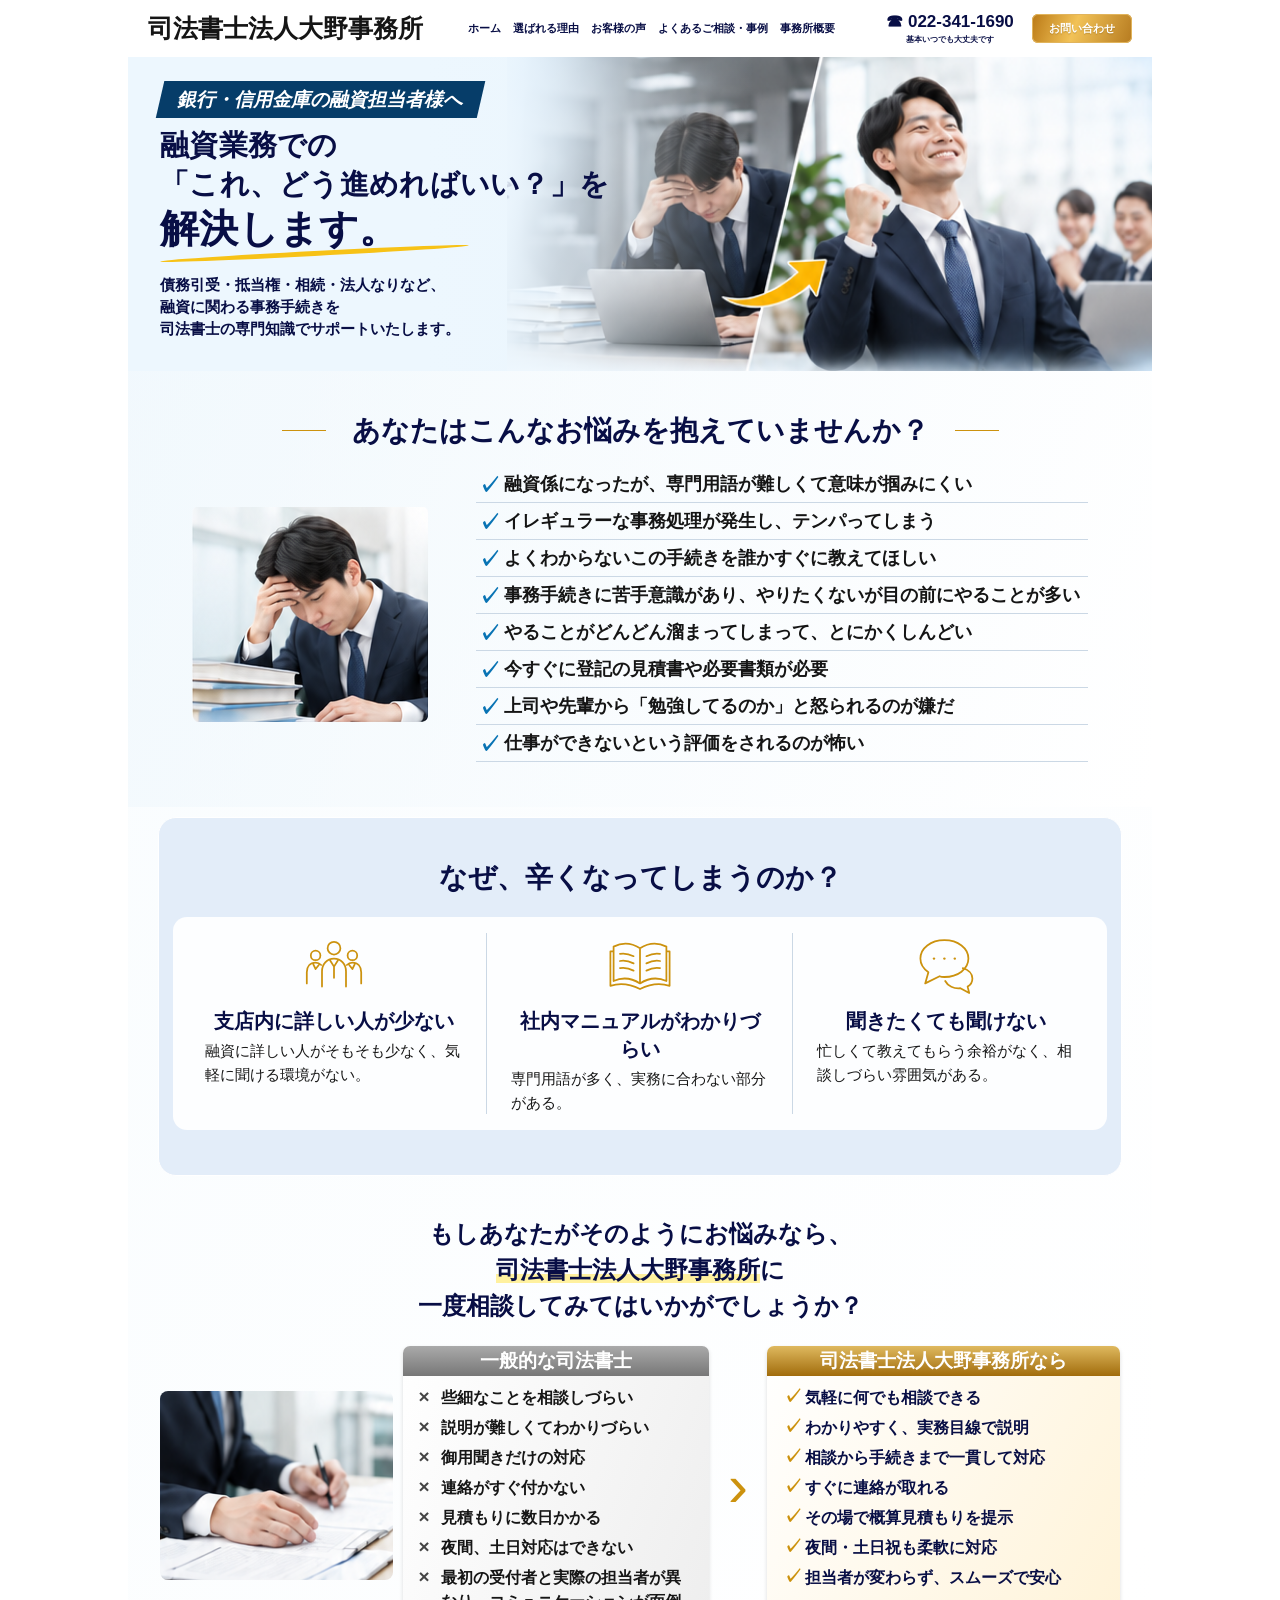
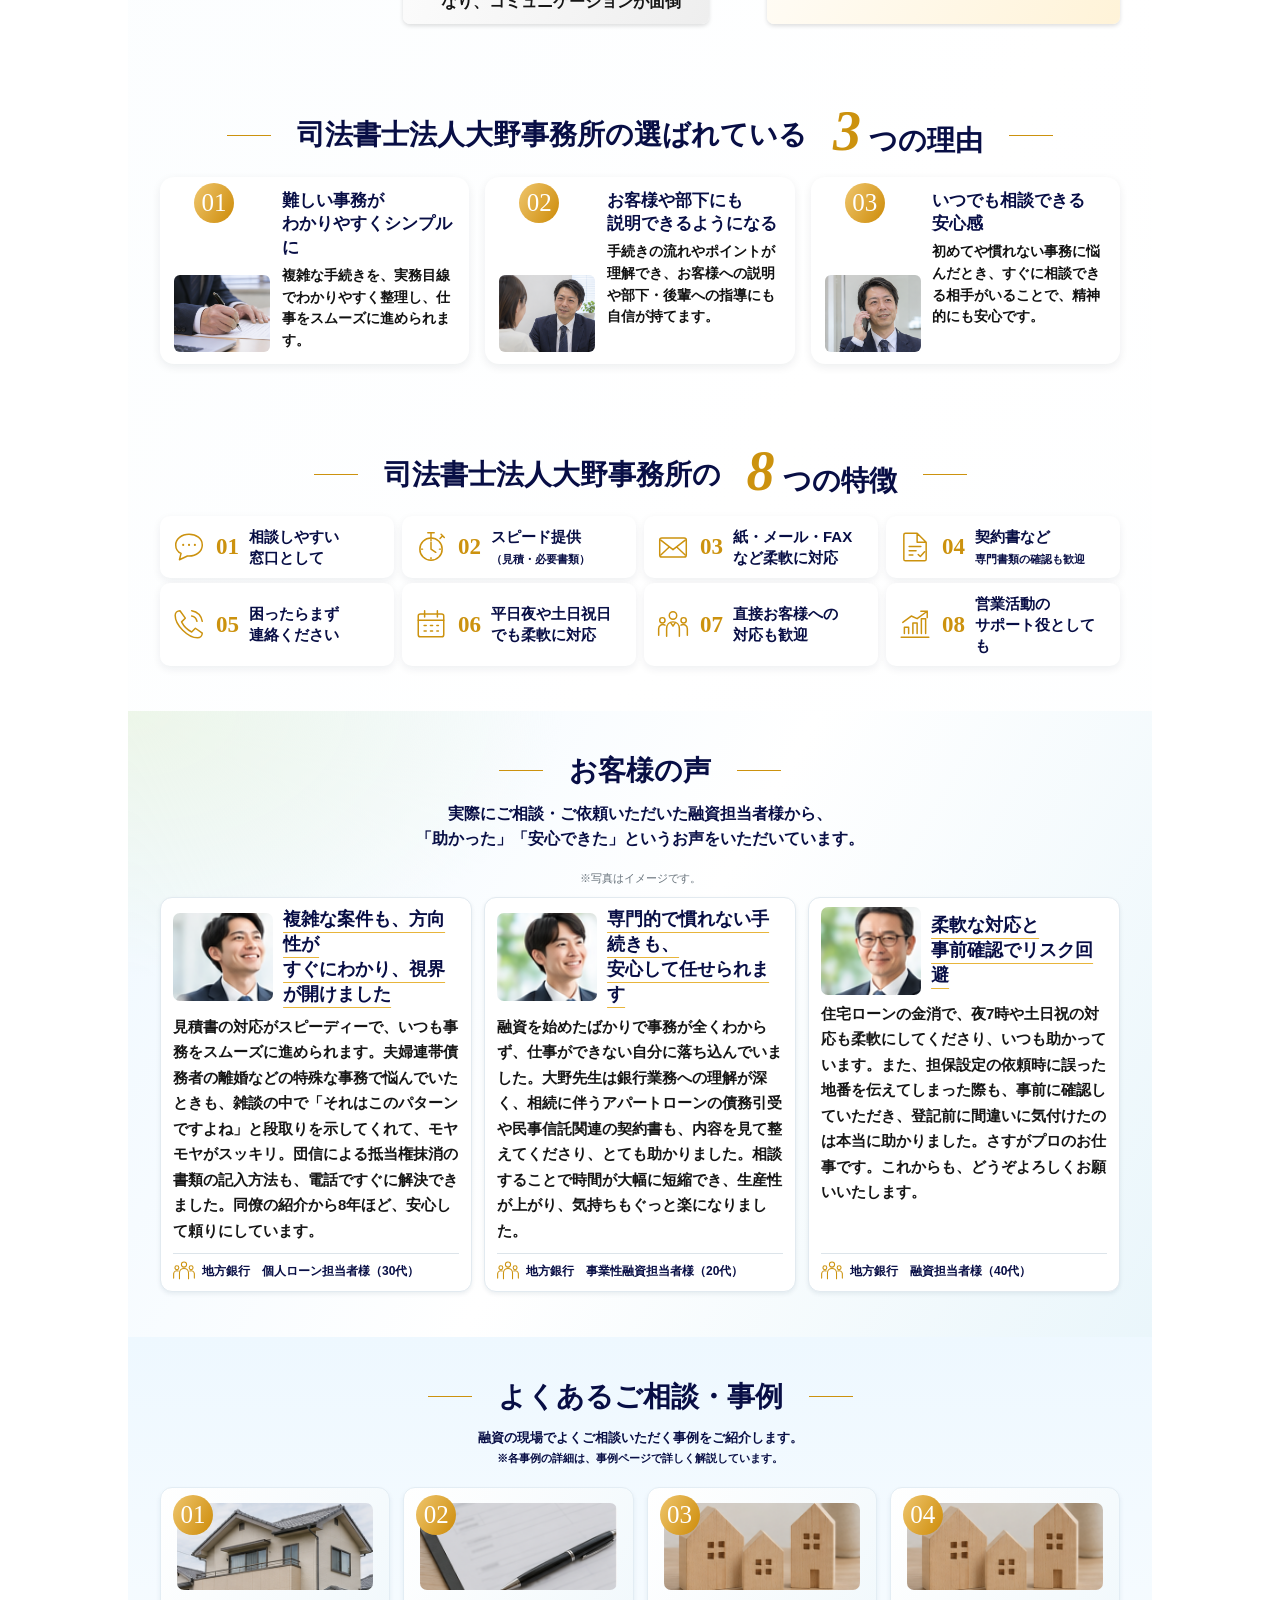
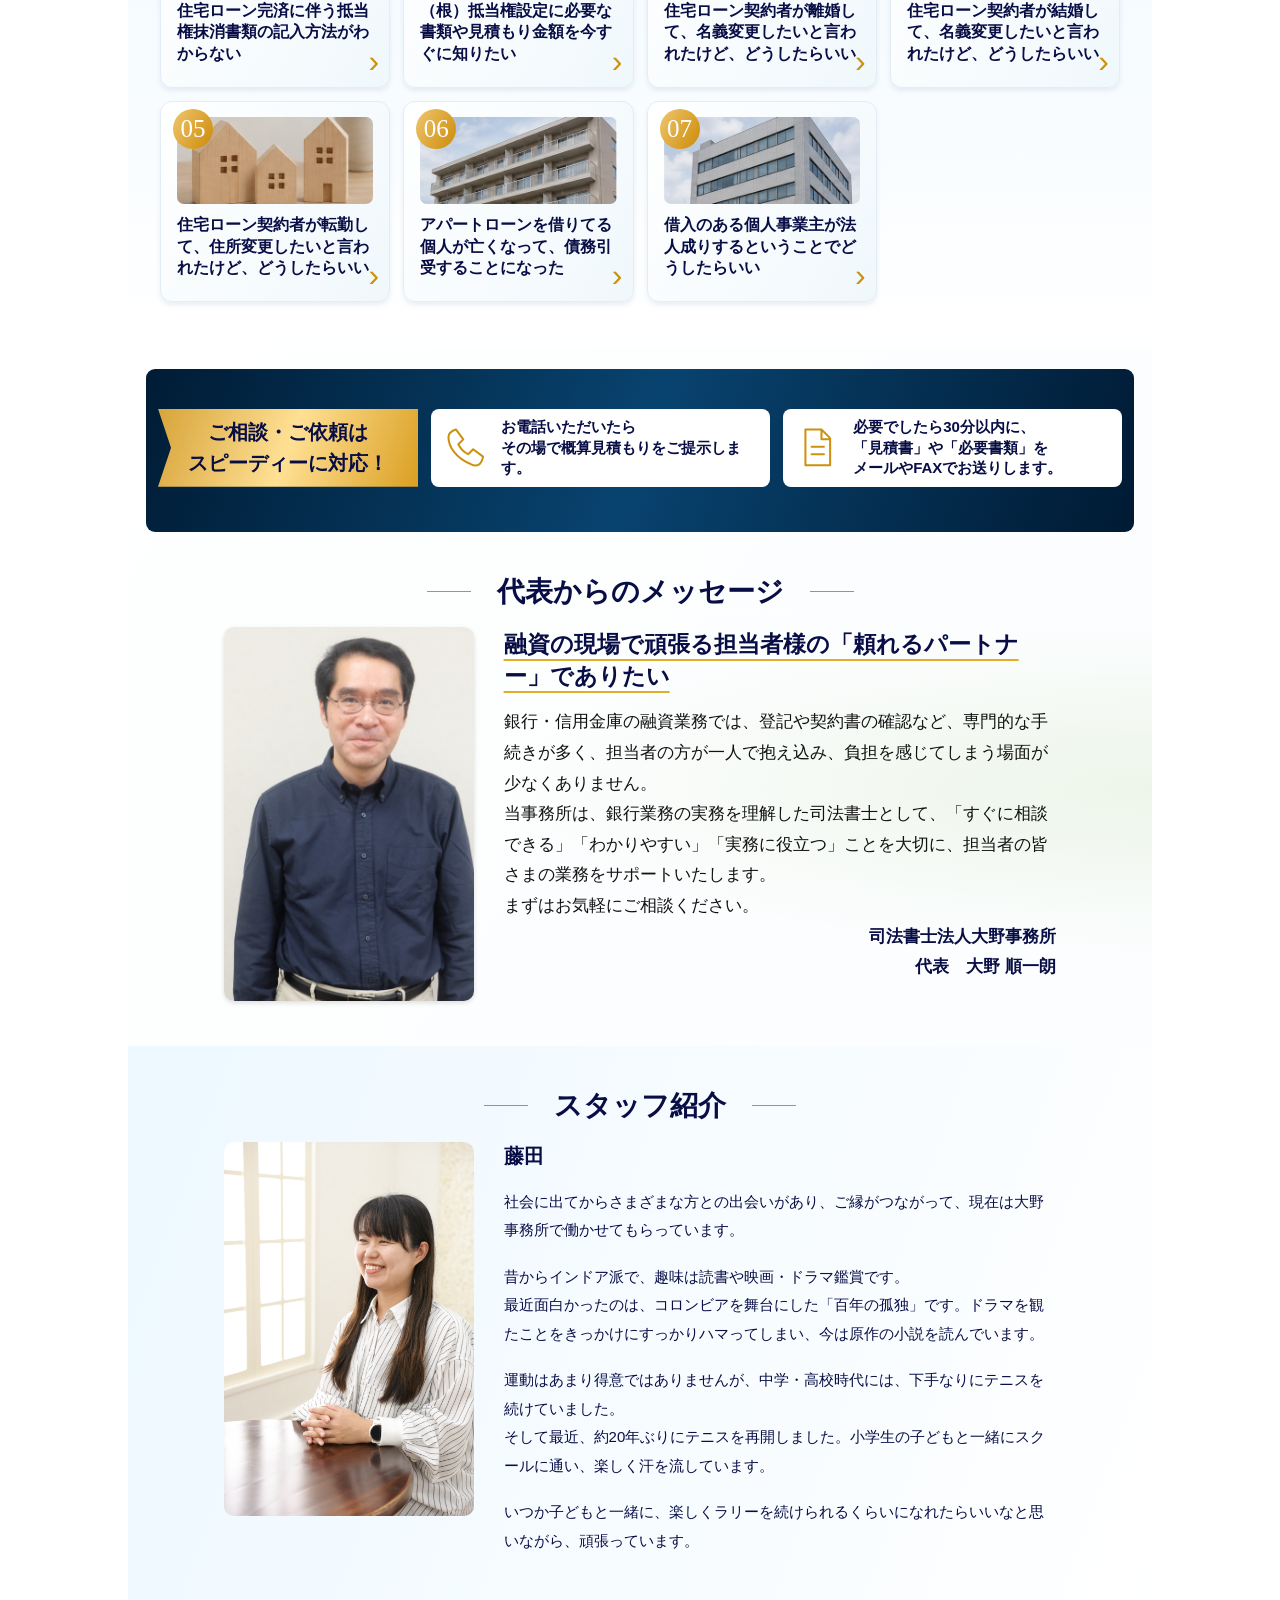
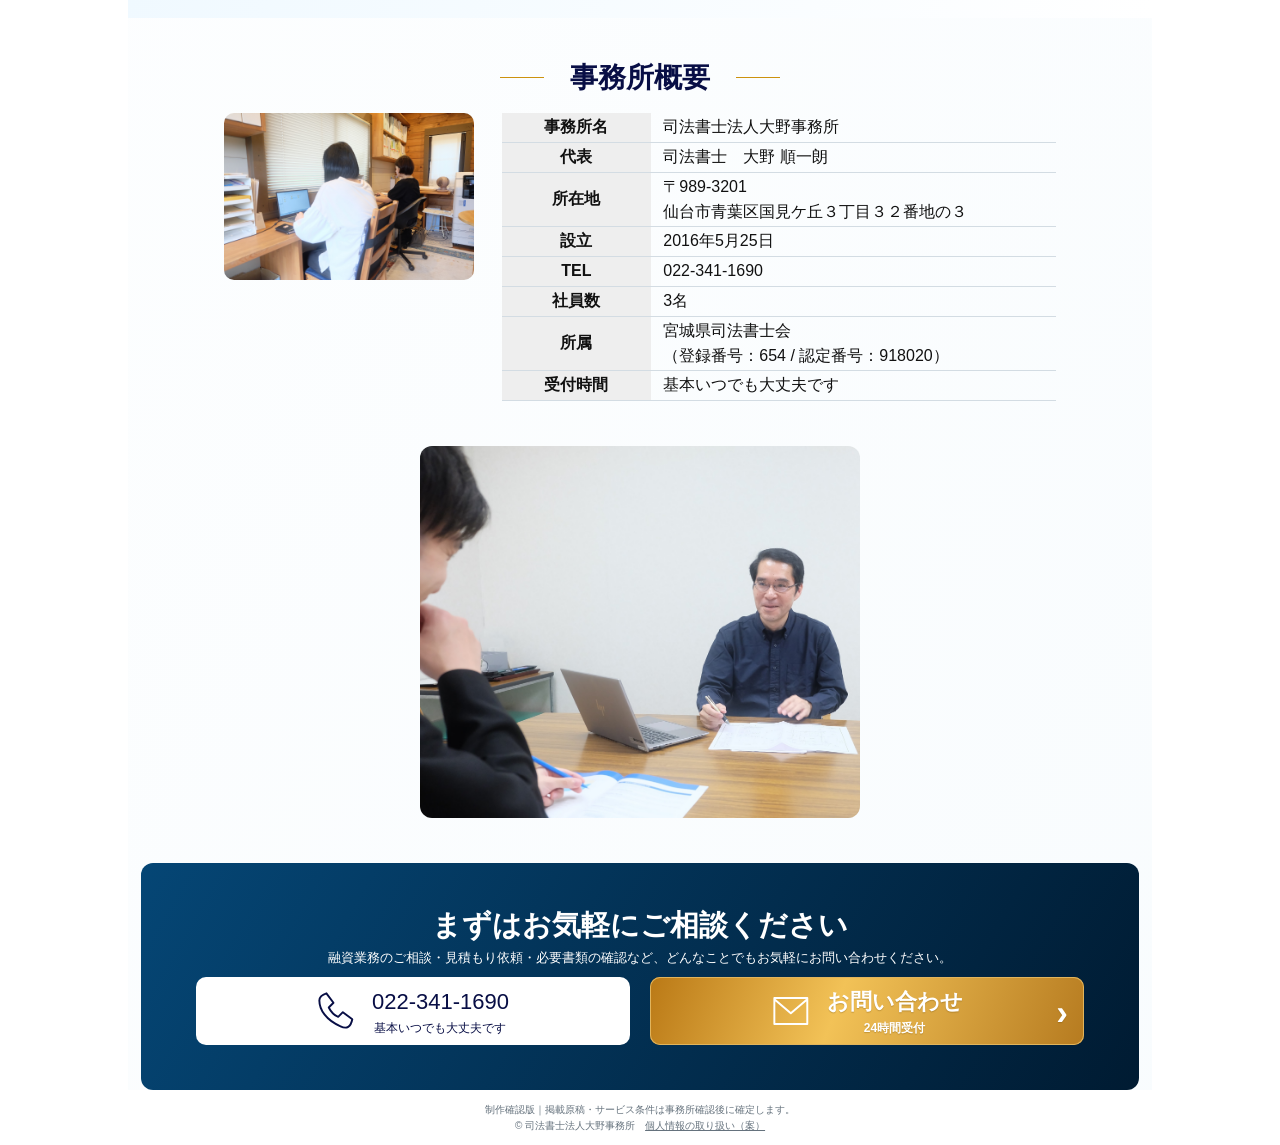
<file: index.html>
<!doctype html><html lang="ja"><head><meta charset="utf-8"><meta name="viewport" content="width=device-width,initial-scale=1"><meta name="robots" content="noindex,nofollow"><title>銀行・信用金庫の融資担当者様へ｜司法書士法人大野事務所</title><meta name="description" content="融資業務のこれ、どう進めればいい？を司法書士の専門知識でサポート。司法書士法人大野事務所の制作確認版。"><link rel="stylesheet" href="assets/lp.css?v=consultation440-20261118"><script defer src="assets/main.js?v=20261114-hamburger"></script></head><body><a class="skip" href="#main">本文へ</a><header class="lp-header"><a class="brand" href="index.html"><span><strong>司法書士法人大野事務所</strong></span></a><p class="tagline">銀行・信用金庫の融資業務を<br>司法書士の専門知識でサポート</p><button class="menu hamburger" type="button" aria-label="メニューを開く" aria-expanded="false" aria-controls="navigation"><span aria-hidden="true"></span><span aria-hidden="true"></span><span aria-hidden="true"></span></button><nav class="nav" id="navigation"><a href="#main">ホーム</a><a href="#reasons">選ばれる理由</a><a href="#voices">お客様の声</a><a href="#support">よくあるご相談・事例</a><a href="#office">事務所概要</a></nav><div class="header-phone"><a href="tel:0223411690"><strong>☎ 022-341-1690</strong></a><small>基本いつでも大丈夫です</small></div><a class="gold-button header-contact" href="contact.html">お問い合わせ</a></header><main id="main"><section class="lp-hero"><div class="photo-crop hero-art" style="aspect-ratio:624/302"><svg class="crop-svg" style="display:block;position:absolute;inset:0;width:100%;height:100%;overflow:hidden" viewBox="0 0 624 302" preserveAspectRatio="xMidYMid slice" role="img" aria-label="融資業務の悩みから安心へ"><image href="assets/reference-home-top.png" x="-400" y="-60" width="1024" height="1536"/></svg></div><div class="hero-copy"><p class="ribbon">銀行・信用金庫の融資担当者様へ</p><h1>融資業務での<br><span class="hero-question">「これ、どう進めればいい？」を</span><br><em>解決します。</em></h1><p class="hero-description">債務引受・抵当権・相続・法人なりなど、<br>融資に関わる事務手続きを<br>司法書士の専門知識でサポートいたします。</p></div></section><section class="worries section"><h2 class="lp-title">あなたはこんなお悩みを抱えていませんか？</h2><div class="worry-row"><div class="photo-crop " style="aspect-ratio:236/215"><svg class="crop-svg" style="display:block;position:absolute;inset:0;width:100%;height:100%;overflow:hidden" viewBox="0 0 236 215" preserveAspectRatio="xMidYMid slice" role="img" aria-label="事務処理に悩む融資担当者"><image href="assets/reference-home-top.png" x="-65" y="-430" width="1024" height="1536"/></svg></div><ul class="checks"><li>融資係になったが、専門用語が難しくて意味が掴みにくい</li><li>イレギュラーな事務処理が発生し、テンパってしまう</li><li>よくわからないこの手続きを誰かすぐに教えてほしい</li><li>事務手続きに苦手意識があり、やりたくないが目の前にやることが多い</li><li>やることがどんどん溜まってしまって、とにかくしんどい</li><li>今すぐに登記の見積書や必要書類が必要</li><li>上司や先輩から「勉強してるのか」と怒られるのが嫌だ</li><li>仕事ができないという評価をされるのが怖い</li></ul></div></section><section class="causes section"><h2 class="lp-title">なぜ、辛くなってしまうのか？</h2><div class="cause-row"><article><svg class="line-icon" aria-hidden="true" viewBox="0 0 80 80" fill="none" stroke="currentColor" stroke-width="2.2" stroke-linecap="round" stroke-linejoin="round"><circle cx="40" cy="19" r="8"/><path d="M25 67V48c0-9 6-16 15-16s15 7 15 16v19M35 34l5 8 5-8M40 42v14"/><circle cx="17" cy="28" r="6"/><path d="M6 63V49c0-7 4-12 11-12 3 0 5 1 7 3M14 39l3 6 4-5"/><circle cx="63" cy="28" r="6"/><path d="M74 63V49c0-7-4-12-11-12-3 0-5 1-7 3M66 39l-3 6-4-5"/></svg><h3>支店内に詳しい人が少ない</h3><p>融資に詳しい人がそもそも少なく、気軽に聞ける環境がない。</p></article><article><svg class="line-icon" aria-hidden="true" viewBox="0 0 80 80" fill="none" stroke="currentColor" stroke-width="2.2" stroke-linecap="round" stroke-linejoin="round"><path d="M40 19C29 12 17 12 7 17v43c11-5 22-4 33 3 11-7 22-8 33-3V17c-10-5-22-5-33 2Zm0 0v44M7 23H3v43c13-4 25-2 37 4 12-6 24-8 37-4V23h-4M15 26c6-1 11 0 17 3M15 35c6-1 11 0 17 3M15 44c6-1 11 0 17 3M48 29c6-3 11-4 17-3M48 38c6-3 11-4 17-3M48 47c6-3 11-4 17-3"/></svg><h3>社内マニュアルがわかりづらい</h3><p>専門用語が多く、実務に合わない部分がある。</p></article><article><svg class="line-icon" aria-hidden="true" viewBox="0 0 80 80" fill="none" stroke="currentColor" stroke-width="2.2" stroke-linecap="round" stroke-linejoin="round"><path d="M61 44c7 2 12 7 12 13 0 4-2 8-6 10l2 8-11-6c-8 1-16-3-19-9"/><path d="M38 9C21 9 8 19 8 32c0 7 4 13 10 17l-4 14 18-9c2 1 4 1 6 1 17 0 30-10 30-23S55 9 38 9Z"/><circle cx="25" cy="32" r="1.5" fill="currentColor" stroke="none"/><circle cx="38" cy="32" r="1.5" fill="currentColor" stroke="none"/><circle cx="51" cy="32" r="1.5" fill="currentColor" stroke="none"/></svg><h3>聞きたくても聞けない</h3><p>忙しくて教えてもらう余裕がなく、相談しづらい雰囲気がある。</p></article></div></section><section class="comparison section"><h2 class="invitation"><span class="invitation-line">もしあなたがそのようにお悩みなら、</span><br><span class="invitation-line"><mark>司法書士法人大野事務所</mark>に</span><br><span class="invitation-line">一度相談してみてはいかがでしょうか？</span></h2><div class="comparison-row"><div class="photo-crop " style="aspect-ratio:237/193"><svg class="crop-svg" style="display:block;position:absolute;inset:0;width:100%;height:100%;overflow:hidden" viewBox="0 0 237 193" preserveAspectRatio="xMidYMid slice" role="img" aria-label="書類の確認作業"><image href="assets/reference-home-top.png" x="-27" y="-958" width="1024" height="1536"/></svg></div><article class="compare old"><h3>一般的な司法書士</h3><ul class="checks"><li>些細なことを相談しづらい</li><li>説明が難しくてわかりづらい</li><li>御用聞きだけの対応</li><li>連絡がすぐ付かない</li><li>見積もりに数日かかる</li><li>夜間、土日対応はできない</li><li>最初の受付者と実際の担当者が異なり、コミュニケーションが面倒</li></ul></article><span class="arrow" aria-hidden="true">›</span><article class="compare ours"><h3>司法書士法人大野事務所なら</h3><ul class="checks"><li>気軽に何でも相談できる</li><li>わかりやすく、実務目線で説明</li><li>相談から手続きまで一貫して対応</li><li>すぐに連絡が取れる</li><li>その場で概算見積もりを提示</li><li>夜間・土日祝も柔軟に対応</li><li>担当者が変わらず、スムーズで安心</li></ul></article></div></section><section class="section reasons" id="reasons"><h2 class="lp-title reasons-title"><span class="reasons-label">司法書士法人大野事務所の選ばれている</span><span class="reasons-count"><b>3</b>つの理由</span></h2><div class="reason-row"><article class="reason"><span class="medal">01</span><div class="photo-crop " style="aspect-ratio:96/77"><svg class="crop-svg" style="display:block;position:absolute;inset:0;width:100%;height:100%;overflow:hidden" viewBox="0 0 714 573" preserveAspectRatio="xMidYMid slice" role="img" aria-label="難しい事務がわかりやすくシンプルに"><image href="assets/reasons-approved-20261114.png" x="-7" y="-90" width="2172" height="724"/></svg></div><div><h3>難しい事務が<br>わかりやすくシンプルに</h3><p>複雑な手続きを、実務目線でわかりやすく整理し、仕事をスムーズに進められます。</p></div></article><article class="reason"><span class="medal">02</span><div class="photo-crop " style="aspect-ratio:96/77"><svg class="crop-svg" style="display:block;position:absolute;inset:0;width:100%;height:100%;overflow:hidden" viewBox="0 0 714 573" preserveAspectRatio="xMidYMid slice" role="img" aria-label="お客様や部下にも説明できるようになる"><image href="assets/reasons-approved-20261114.png" x="-730" y="-40" width="2172" height="724"/></svg></div><div><h3>お客様や部下にも<br>説明できるようになる</h3><p>手続きの流れやポイントが理解でき、お客様への説明や部下・後輩への指導にも自信が持てます。</p></div></article><article class="reason"><span class="medal">03</span><div class="photo-crop " style="aspect-ratio:96/77"><svg class="crop-svg" style="display:block;position:absolute;inset:0;width:100%;height:100%;overflow:hidden" viewBox="0 0 714 573" preserveAspectRatio="xMidYMid slice" role="img" aria-label="いつでも相談できる安心感"><image href="assets/reasons-approved-20261114.png" x="-1452" y="-15" width="2172" height="724"/></svg></div><div><h3>いつでも相談できる<br>安心感</h3><p>初めてや慣れない事務に悩んだとき、すぐに相談できる相手がいることで、精神的にも安心です。</p></div></article></div></section><section class="section features" id="support"><h2 class="lp-title features-title"><span>司法書士法人大野事務所の</span><span class="features-count"><b>8</b>つの特徴</span></h2><div class="feature-grid"><article><svg class="line-icon" aria-hidden="true" viewBox="0 0 64 64" fill="none" stroke="currentColor" stroke-width="2.8" stroke-linecap="round" stroke-linejoin="round"><path d="M32 8C18 8 7 17 7 28c0 7 4 13 10 16l-3 12 15-7h3c14 0 25-9 25-21S46 8 32 8Z"/><path d="M21 28h.1M32 28h.1M43 28h.1" stroke-width="4"/></svg><b>01</b><h3>相談しやすい<br>窓口として</h3></article><article><svg class="line-icon" aria-hidden="true" viewBox="0 0 64 64" fill="none" stroke="currentColor" stroke-width="2.8" stroke-linecap="round" stroke-linejoin="round"><circle cx="32" cy="36" r="21"/><path d="M26 5h12M32 5v10M49 16l5-5M51 8l6 6M32 23v13l9 6M32 18v2M14 36h2M48 36h2M32 52v2"/></svg><b>02</b><h3>スピード提供<br><small>（見積・必要書類）</small></h3></article><article><svg class="line-icon" aria-hidden="true" viewBox="0 0 64 64" fill="none" stroke="currentColor" stroke-width="2.8" stroke-linecap="round" stroke-linejoin="round"><rect x="7" y="15" width="50" height="36" rx="4"/><path d="m9 19 23 18 23-18M9 47l15-14M55 47 40 33"/></svg><b>03</b><h3>紙・メール・FAX<br>など柔軟に対応</h3></article><article><svg class="line-icon" aria-hidden="true" viewBox="0 0 64 64" fill="none" stroke="currentColor" stroke-width="2.8" stroke-linecap="round" stroke-linejoin="round"><path d="M36 6H14a3 3 0 0 0-3 3v46a3 3 0 0 0 3 3h36a3 3 0 0 0 3-3V23L36 6Zm0 0v17h17M21 31h22M21 39h13M21 47h7M38 46l4 4 8-9"/></svg><b>04</b><h3>契約書など<br><small>専門書類の確認も歓迎</small></h3></article><article><svg class="line-icon" aria-hidden="true" viewBox="0 0 64 64" fill="none" stroke="currentColor" stroke-width="2.8" stroke-linecap="round" stroke-linejoin="round"><path d="M15 7c-5 0-9 4-9 9 0 18 24 42 42 42 5 0 9-4 9-9l-13-9-7 7c-8-4-15-11-19-19l7-7L15 7Z"/><path d="M37 7c11 2 18 9 20 20M37 17c5 1 9 5 10 10"/></svg><b>05</b><h3>困ったらまず<br>連絡ください</h3></article><article><svg class="line-icon" aria-hidden="true" viewBox="0 0 64 64" fill="none" stroke="currentColor" stroke-width="2.8" stroke-linecap="round" stroke-linejoin="round"><rect x="8" y="13" width="48" height="43" rx="4"/><path d="M8 25h48M20 7v12M44 7v12M19 35h4M31 35h4M43 35h3M19 45h4M31 45h4M43 45h3"/></svg><b>06</b><h3>平日夜や土日祝日<br>でも柔軟に対応</h3></article><article><svg class="line-icon" aria-hidden="true" viewBox="0 0 64 64" fill="none" stroke="currentColor" stroke-width="2.8" stroke-linecap="round" stroke-linejoin="round"><circle cx="32" cy="16" r="7"/><path d="M20 55V41c0-8 5-13 12-13s12 5 12 13v14M28 30l4 6 4-6"/><circle cx="12" cy="25" r="5"/><circle cx="52" cy="25" r="5"/><path d="M5 53V41c0-6 6-10 12-7M59 53V41c0-6-6-10-12-7"/></svg><b>07</b><h3>直接お客様への<br>対応も歓迎</h3></article><article><svg class="line-icon" aria-hidden="true" viewBox="0 0 64 64" fill="none" stroke="currentColor" stroke-width="2.8" stroke-linecap="round" stroke-linejoin="round"><path d="M6 57h52M12 50V38h8v12M28 50V30h8v20M44 50V22h8v28M9 29l16-12 11 5L55 8M43 8h12v12"/></svg><b>08</b><h3>営業活動の<br>サポート役としても</h3></article></div></section><section class="section voices" id="voices"><h2 class="lp-title">お客様の声</h2><p class="intro">実際にご相談・ご依頼いただいた融資担当者様から、<br>「助かった」「安心できた」というお声をいただいています。</p><p class="draft-note">※写真はイメージです。</p><div class="voice-grid"><article class="voice"><div class="voice-head"><div class="photo-crop " style="aspect-ratio:109/94"><svg class="crop-svg" style="display:block;position:absolute;inset:0;width:100%;height:100%;overflow:hidden" viewBox="0 0 92 94" preserveAspectRatio="xMidYMid slice" role="img" aria-label="お客様の声の見本写真"><image href="assets/reference-home-bottom.png" x="-29" y="-111" width="1024" height="1536"/></svg></div><h3>複雑な案件も、方向性が<br>すぐにわかり、視界が開けました</h3></div><p>見積書の対応がスピーディーで、いつも事務をスムーズに進められます。夫婦連帯債務者の離婚などの特殊な事務で悩んでいたときも、雑談の中で「それはこのパターンですよね」と段取りを示してくれて、モヤモヤがスッキリ。団信による抵当権抹消の書類の記入方法も、電話ですぐに解決できました。同僚の紹介から8年ほど、安心して頼りにしています。</p><footer><svg class="line-icon" viewBox="0 0 34 34" fill="none" stroke="currentColor" stroke-width="1.65" stroke-linecap="round" stroke-linejoin="round" aria-hidden="true"><circle cx="17" cy="7" r="4"/><circle cx="6" cy="12" r="3"/><circle cx="28" cy="12" r="3"/><path d="M10 29V20a7 7 0 0 1 14 0v9M1 28v-7a5 5 0 0 1 7-4M33 28v-7a5 5 0 0 0-7-4"/></svg>地方銀行　個人ローン担当者様（30代）</footer></article><article class="voice"><div class="voice-head"><div class="photo-crop " style="aspect-ratio:109/94"><svg class="crop-svg" style="display:block;position:absolute;inset:0;width:100%;height:100%;overflow:hidden" viewBox="0 0 92 94" preserveAspectRatio="xMidYMid slice" role="img" aria-label="お客様の声の見本写真"><image href="assets/reference-home-bottom.png" x="-370" y="-111" width="1024" height="1536"/></svg></div><h3>専門的で慣れない手続きも、<br>安心して任せられます</h3></div><p>融資を始めたばかりで事務が全くわからず、仕事ができない自分に落ち込んでいました。大野先生は銀行業務への理解が深く、相続に伴うアパートローンの債務引受や民事信託関連の契約書も、内容を見て整えてくださり、とても助かりました。相談することで時間が大幅に短縮でき、生産性が上がり、気持ちもぐっと楽になりました。</p><footer><svg class="line-icon" viewBox="0 0 34 34" fill="none" stroke="currentColor" stroke-width="1.65" stroke-linecap="round" stroke-linejoin="round" aria-hidden="true"><circle cx="17" cy="7" r="4"/><circle cx="6" cy="12" r="3"/><circle cx="28" cy="12" r="3"/><path d="M10 29V20a7 7 0 0 1 14 0v9M1 28v-7a5 5 0 0 1 7-4M33 28v-7a5 5 0 0 0-7-4"/></svg>地方銀行　事業性融資担当者様（20代）</footer></article><article class="voice"><div class="voice-head"><div class="photo-crop " style="aspect-ratio:109/94"><svg class="crop-svg" style="display:block;position:absolute;inset:0;width:100%;height:100%;overflow:hidden" viewBox="0 0 92 94" preserveAspectRatio="xMidYMid slice" role="img" aria-label="お客様の声の見本写真"><image href="assets/reference-home-bottom.png" x="-703" y="-111" width="1024" height="1536"/></svg></div><h3>柔軟な対応と<br>事前確認でリスク回避</h3></div><p>住宅ローンの金消で、夜7時や土日祝の対応も柔軟にしてくださり、いつも助かっています。また、担保設定の依頼時に誤った地番を伝えてしまった際も、事前に確認していただき、登記前に間違いに気付けたのは本当に助かりました。さすがプロのお仕事です。これからも、どうぞよろしくお願いいたします。</p><footer><svg class="line-icon" viewBox="0 0 34 34" fill="none" stroke="currentColor" stroke-width="1.65" stroke-linecap="round" stroke-linejoin="round" aria-hidden="true"><circle cx="17" cy="7" r="4"/><circle cx="6" cy="12" r="3"/><circle cx="28" cy="12" r="3"/><path d="M10 29V20a7 7 0 0 1 14 0v9M1 28v-7a5 5 0 0 1 7-4M33 28v-7a5 5 0 0 0-7-4"/></svg>地方銀行　融資担当者様（40代）</footer></article></div></section><section class="section cases" id="cases"><h2 class="lp-title">よくあるご相談・事例</h2><p class="intro">融資の現場でよくご相談いただく事例をご紹介します。<small><br>※各事例の詳細は、事例ページで詳しく解説しています。</small></p><div class="case-grid"><a class="case" href="cancel.html"><span class="medal">01</span><div class="photo-crop " style="aspect-ratio:146/65"><svg class="crop-svg" style="display:block;position:absolute;inset:0;width:100%;height:100%;overflow:hidden" viewBox="0 0 424 189" preserveAspectRatio="xMidYMid slice" role="img" aria-label="住宅のイメージ"><image href="assets/cases-approved-20261114.png" x="-6" y="-190" width="2172" height="724"/></svg></div><h3>住宅ローン完済に伴う抵当権抹消書類の記入方法がわからない</h3><span class="case-arrow">›</span></a><a class="case" href="mortgage.html"><span class="medal">02</span><div class="photo-crop " style="aspect-ratio:146/65"><svg class="crop-svg" style="display:block;position:absolute;inset:0;width:100%;height:100%;overflow:hidden" viewBox="0 0 424 189" preserveAspectRatio="xMidYMid slice" role="img" aria-label="書類とペンのイメージ"><image href="assets/cases-approved-20261114.png" x="-440" y="-330" width="2172" height="724"/></svg></div><h3>（根）抵当権設定に必要な書類や見積もり金額を今すぐに知りたい</h3><span class="case-arrow">›</span></a><a class="case" href="divorce.html"><span class="medal">03</span><div class="photo-crop " style="aspect-ratio:146/65"><svg class="crop-svg" style="display:block;position:absolute;inset:0;width:100%;height:100%;overflow:hidden" viewBox="0 0 424 189" preserveAspectRatio="xMidYMid slice" role="img" aria-label="木製の家模型のイメージ"><image href="assets/cases-approved-20261114.png" x="-874" y="-300" width="2172" height="724"/></svg></div><h3>住宅ローン契約者が離婚して、名義変更したいと言われたけど、どうしたらいい</h3><span class="case-arrow">›</span></a><a class="case" href="marriage.html"><span class="medal">04</span><div class="photo-crop " style="aspect-ratio:146/65"><svg class="crop-svg" style="display:block;position:absolute;inset:0;width:100%;height:100%;overflow:hidden" viewBox="0 0 424 189" preserveAspectRatio="xMidYMid slice" role="img" aria-label="木製の家模型のイメージ"><image href="assets/cases-approved-20261114.png" x="-874" y="-300" width="2172" height="724"/></svg></div><h3>住宅ローン契約者が結婚して、名義変更したいと言われたけど、どうしたらいい</h3><span class="case-arrow">›</span></a><a class="case" href="relocation.html"><span class="medal">05</span><div class="photo-crop " style="aspect-ratio:146/65"><svg class="crop-svg" style="display:block;position:absolute;inset:0;width:100%;height:100%;overflow:hidden" viewBox="0 0 424 189" preserveAspectRatio="xMidYMid slice" role="img" aria-label="木製の家模型のイメージ"><image href="assets/cases-approved-20261114.png" x="-874" y="-300" width="2172" height="724"/></svg></div><h3>住宅ローン契約者が転勤して、住所変更したいと言われたけど、どうしたらいい</h3><span class="case-arrow">›</span></a><a class="case" href="inheritance.html"><span class="medal">06</span><div class="photo-crop " style="aspect-ratio:146/65"><svg class="crop-svg" style="display:block;position:absolute;inset:0;width:100%;height:100%;overflow:hidden" viewBox="0 0 424 189" preserveAspectRatio="xMidYMid slice" role="img" aria-label="集合住宅のイメージ"><image href="assets/cases-approved-20261114.png" x="-1308" y="-190" width="2172" height="724"/></svg></div><h3>アパートローンを借りてる個人が亡くなって、債務引受することになった</h3><span class="case-arrow">›</span></a><a class="case" href="corporation.html"><span class="medal">07</span><div class="photo-crop " style="aspect-ratio:146/65"><svg class="crop-svg" style="display:block;position:absolute;inset:0;width:100%;height:100%;overflow:hidden" viewBox="0 0 424 189" preserveAspectRatio="xMidYMid slice" role="img" aria-label="オフィスビルのイメージ"><image href="assets/cases-approved-20261114.png" x="-1742" y="-180" width="2172" height="724"/></svg></div><h3>借入のある個人事業主が法人成りするということでどうしたらいい</h3><span class="case-arrow">›</span></a></div></section><section class="speed section"><strong>ご相談・ご依頼は<br>スピーディーに対応！</strong><div><svg class="line-icon" viewBox="0 0 34 34" fill="none" stroke="currentColor" stroke-width="1.65" stroke-linecap="round" stroke-linejoin="round" aria-hidden="true"><path d="m8 2 6 8-4 4q3 6 8 8l4-4 8 6q-2 10-10 6C8 25 2 16 2 8q0-4 6-6Z"/></svg><b>お電話いただいたら<br>その場で概算見積もりをご提示します。</b></div><div><svg class="line-icon" viewBox="0 0 34 34" fill="none" stroke="currentColor" stroke-width="1.65" stroke-linecap="round" stroke-linejoin="round" aria-hidden="true"><path d="M6 2h13l7 7v22H6ZM19 2v8h7M11 16h10m-10 6h10"/></svg><b>必要でしたら30分以内に、<br>「見積書」や「必要書類」を<br>メールやFAXでお送りします。</b></div></section><section class="section representative"><h2 class="lp-title">代表からのメッセージ</h2><div class="profile-row"><img src="assets/representative.jpg" alt="代表司法書士 大野順一朗" loading="lazy"><div><h3>融資の現場で頑張る担当者様の「頼れるパートナー」でありたい</h3><p>銀行・信用金庫の融資業務では、登記や契約書の確認など、専門的な手続きが多く、担当者の方が一人で抱え込み、負担を感じてしまう場面が少なくありません。<br>当事務所は、銀行業務の実務を理解した司法書士として、「すぐに相談できる」「わかりやすい」「実務に役立つ」ことを大切に、担当者の皆さまの業務をサポートいたします。<br>まずはお気軽にご相談ください。</p><p class="signature">司法書士法人大野事務所<br>代表　大野 順一朗</p></div></div></section><section class="section staff"><h2 class="lp-title">スタッフ紹介</h2><div class="staff-row"><img src="assets/staff.jpg" alt="スタッフ 藤田" loading="lazy"><div><h3 class="staff-name">藤田</h3><p>社会に出てからさまざまな方との出会いがあり、ご縁がつながって、現在は大野事務所で働かせてもらっています。</p><p>昔からインドア派で、趣味は読書や映画・ドラマ鑑賞です。<br>最近面白かったのは、コロンビアを舞台にした「百年の孤独」です。ドラマを観たことをきっかけにすっかりハマってしまい、今は原作の小説を読んでいます。</p><p>運動はあまり得意ではありませんが、中学・高校時代には、下手なりにテニスを続けていました。<br>そして最近、約20年ぶりにテニスを再開しました。小学生の子どもと一緒にスクールに通い、楽しく汗を流しています。</p><p>いつか子どもと一緒に、楽しくラリーを続けられるくらいになれたらいいなと思いながら、頑張っています。</p></div></div></section><section class="section office" id="office"><h2 class="lp-title">事務所概要</h2><div class="office-row"><img class="office-photo" src="assets/office.jpg" alt="事務所内で仕事をするスタッフの様子" loading="lazy"><table><tbody><tr><th>事務所名</th><td>司法書士法人大野事務所</td></tr><tr><th>代表</th><td>司法書士　大野 順一朗</td></tr><tr><th>所在地</th><td>〒989-3201<br>仙台市青葉区国見ケ丘３丁目３２番地の３</td></tr><tr><th>設立</th><td>2016年5月25日</td></tr><tr><th>TEL</th><td><a href="tel:0223411690">022-341-1690</a></td></tr><tr><th>社員数</th><td>3名</td></tr><tr><th>所属</th><td>宮城県司法書士会<br>（登録番号：654 / 認定番号：918020）</td></tr><tr><th>受付時間</th><td>基本いつでも大丈夫です</td></tr></tbody></table></div></section><figure class="office-consultation"><img src="assets/office-consultation.jpg" alt="事務所での相談風景" width="2048" height="1729" loading="lazy"></figure><section class="final-cta section"><h2>まずはお気軽にご相談ください</h2><p>融資業務のご相談・見積もり依頼・必要書類の確認など、どんなことでもお気軽にお問い合わせください。</p><div><div class="phone-box"><svg class="line-icon" viewBox="0 0 34 34" fill="none" stroke="currentColor" stroke-width="1.65" stroke-linecap="round" stroke-linejoin="round" aria-hidden="true"><path d="m8 2 6 8-4 4q3 6 8 8l4-4 8 6q-2 10-10 6C8 25 2 16 2 8q0-4 6-6Z"/></svg><span><a href="tel:0223411690">022-341-1690</a><small>基本いつでも大丈夫です</small></span></div><a class="gold-button" href="contact.html"><svg class="line-icon" viewBox="0 0 34 34" fill="none" stroke="currentColor" stroke-width="1.65" stroke-linecap="round" stroke-linejoin="round" aria-hidden="true"><path d="M2 6h28v22H2ZM2 7l14 12L30 7"/></svg><span>お問い合わせ<small>24時間受付</small></span><b>›</b></a></div></section></main><footer class="lp-footer">制作確認版｜掲載原稿・サービス条件は事務所確認後に確定します。<br>© 司法書士法人大野事務所　<a href="contact.html#privacy">個人情報の取り扱い（案）</a></footer></body></html>
</file>
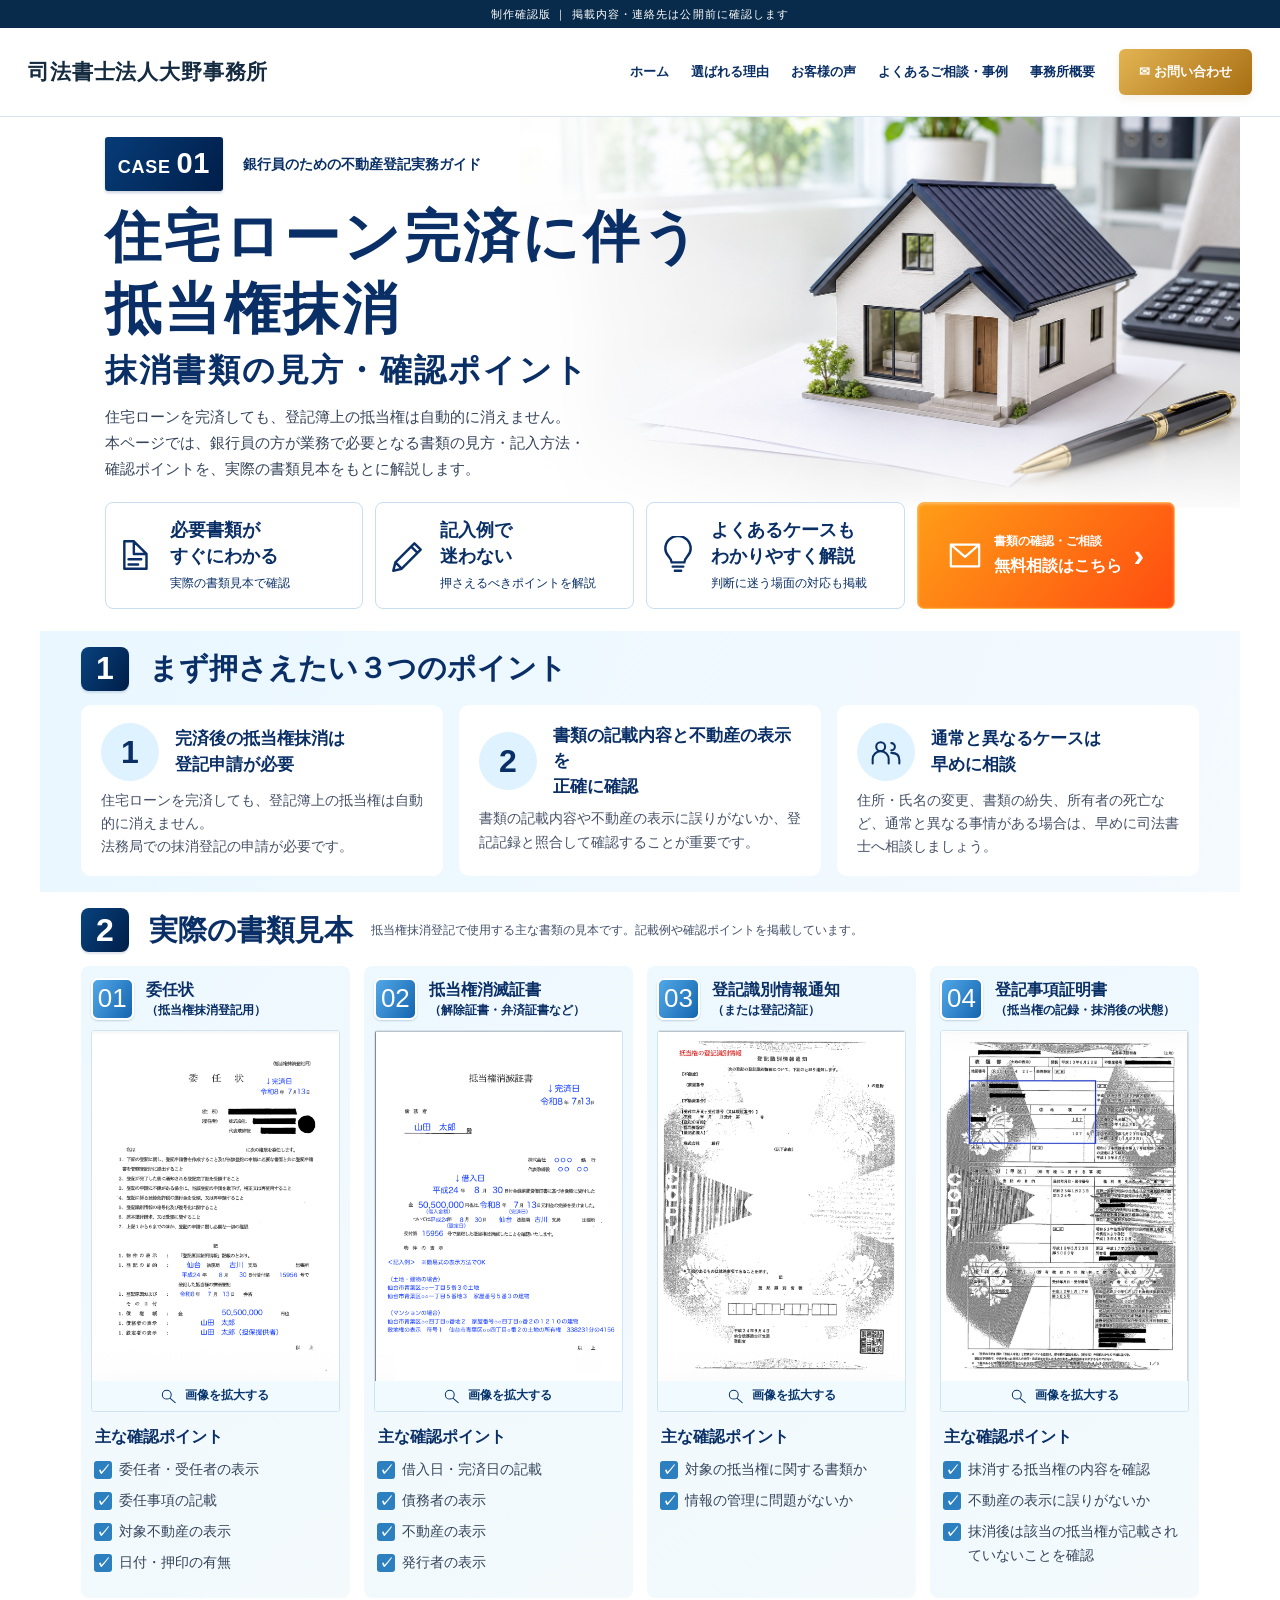
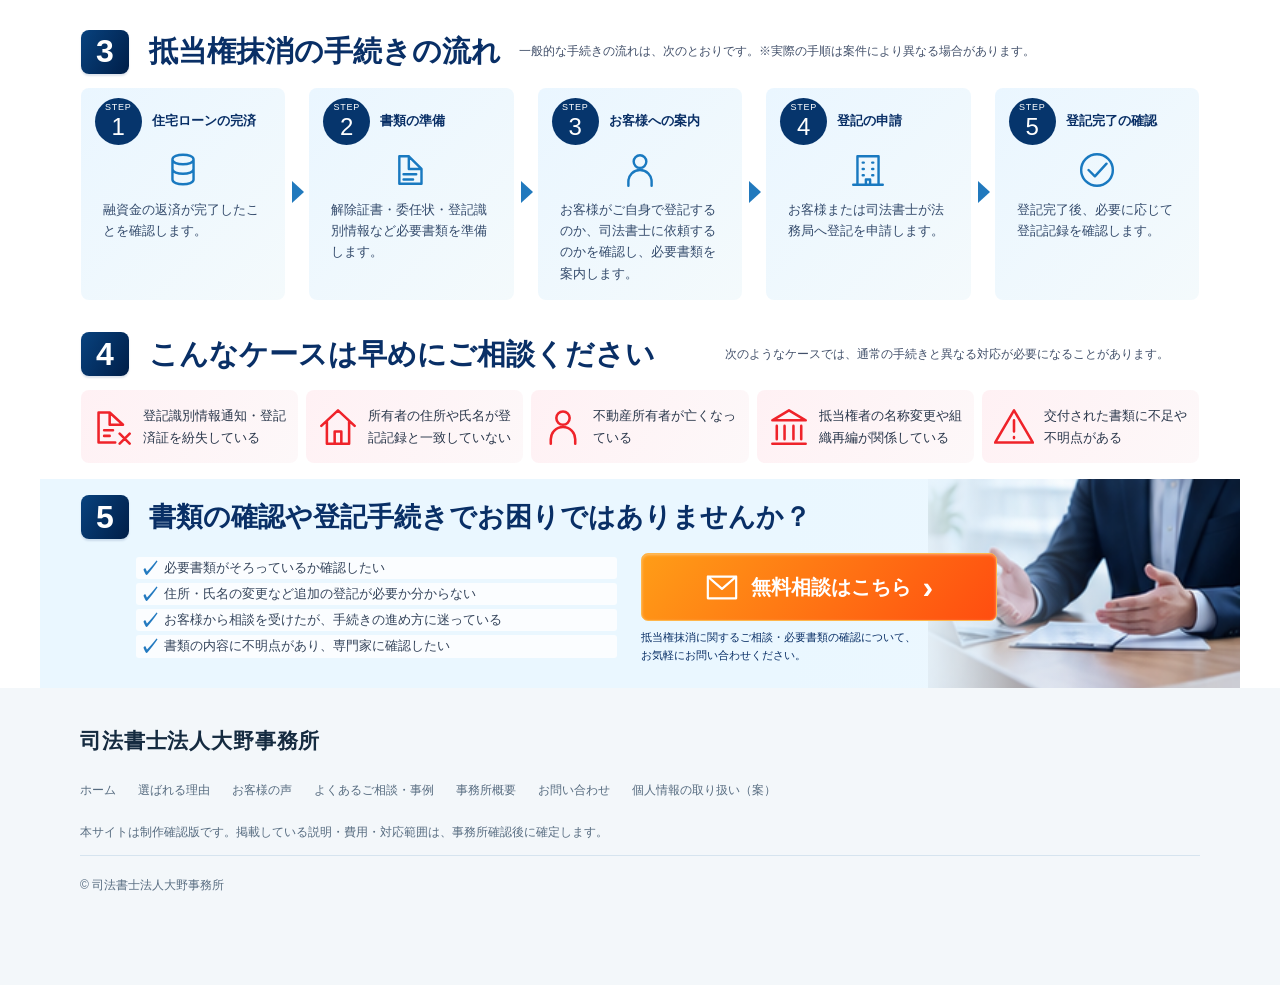
<file: cancel.html>
<!doctype html><html lang="ja"><head><meta charset="utf-8"><meta name="viewport" content="width=device-width,initial-scale=1"><meta name="robots" content="noindex,nofollow"><meta name="description" content="銀行・信用金庫の融資業務を、司法書士の専門知識でサポート。司法書士法人大野事務所の制作確認版です。"><title>住宅ローン完済に伴う抵当権抹消｜司法書士法人大野事務所</title><link rel="stylesheet" href="assets/style.css"><link rel="stylesheet" href="assets/cancel.css?v=close2"><script defer src="assets/main.js"></script><script defer src="assets/cancel.js?v=close2"></script></head><body class="cancel-page"><div class="review">制作確認版 ｜ 掲載内容・連絡先は公開前に確認します</div><header class="header"><div class="header-inner"><a class="brand" href="index.html"><span><strong>司法書士法人大野事務所</strong></span></a><button class="menu hamburger" aria-label="メニューを開く" aria-expanded="false" aria-controls="navigation"><span></span><span></span><span></span></button><nav class="nav" id="navigation" aria-label="メインナビゲーション"><a href="index.html">ホーム</a><a href="index.html#reasons">選ばれる理由</a><a href="index.html#voices">お客様の声</a><a href="index.html#support">よくあるご相談・事例</a><a href="index.html#office">事務所概要</a></nav><a class="btn" href="contact.html?subject=cancel">✉ お問い合わせ</a></div></header><a class="skip-link" href="#main">本文へ移動</a><main id="main" class="case-main"><section class="case-hero"><img class="hero-art" src="assets/cancel-hero-clean.png" alt="白い住宅模型、電卓とペンを置いた明るいデスク" width="1536" height="1024" fetchpriority="high"><div class="hero-content"><p class="case-eyebrow"><b>CASE <strong>01</strong></b><span>銀行員のための不動産登記実務ガイド</span></p><h1>住宅ローン完済に伴う<br>抵当権抹消</h1><h2>抹消書類の見方・確認ポイント</h2><p class="hero-intro">住宅ローンを完済しても、登記簿上の抵当権は自動的に消えません。<br>本ページでは、銀行員の方が業務で必要となる書類の見方・記入方法・<br>確認ポイントを、実際の書類見本をもとに解説します。</p></div><nav class="hero-features" aria-label="ページ内メニュー"><a href="#documents"><svg class="line-icon" viewBox="0 0 36 36" fill="none" stroke="currentColor" stroke-width="2.3" stroke-linecap="round" stroke-linejoin="round" aria-hidden="true"><path d="M15 5H6v26h21V17L15 5Zm0 0v12h12M10 22h12M10 27h9"/></svg><div><strong>必要書類が<br>すぐにわかる</strong><small>実際の書類見本で確認</small></div></a><a href="#documents"><svg class="line-icon" viewBox="0 0 36 36" fill="none" stroke="currentColor" stroke-width="2.3" stroke-linecap="round" stroke-linejoin="round" aria-hidden="true"><path d="m7 25-2 8 8-2L31 13l-6-6L7 25Zm0 0 6 6M22 10l6 6"/></svg><div><strong>記入例で<br>迷わない</strong><small>押さえるべきポイントを解説</small></div></a><a href="#warnings"><svg class="line-icon" viewBox="0 0 36 36" fill="none" stroke="currentColor" stroke-width="2.3" stroke-linecap="round" stroke-linejoin="round" aria-hidden="true"><path d="M12 25c0-5-6-6-6-13a12 12 0 0 1 24 0c0 7-6 8-6 13M12 25h12M13 29h10M15 33h6"/></svg><div><strong>よくあるケースも<br>わかりやすく解説</strong><small>判断に迷う場面の対応も掲載</small></div></a><a class="case-cta" href="contact.html?subject=cancel"><svg class="line-icon" viewBox="0 0 36 36" fill="none" stroke="currentColor" stroke-width="2.3" stroke-linecap="round" stroke-linejoin="round" aria-hidden="true"><path d="M3 7h30v23H3V7Zm0 0 15 13L33 7"/></svg><span><small>書類の確認・ご相談</small>無料相談はこちら</span><b aria-hidden="true">›</b></a></nav></section><section class="case-section points" id="points"><div class="case-heading"><h2><span>1</span>まず押さえたい３つのポイント</h2></div><div class="point-grid"><article class="point"><div><span class="point-number">1</span><h3>完済後の抵当権抹消は<br>登記申請が必要</h3></div><p>住宅ローンを完済しても、登記簿上の抵当権は自動的に消えません。<br>法務局での抹消登記の申請が必要です。</p></article><article class="point"><div><span class="point-number">2</span><h3>書類の記載内容と不動産の表示を<br>正確に確認</h3></div><p>書類の記載内容や不動産の表示に誤りがないか、登記記録と照合して確認することが重要です。</p></article><article class="point"><div><span class="point-number"><svg class="line-icon" viewBox="0 0 36 36" fill="none" stroke="currentColor" stroke-width="2.3" stroke-linecap="round" stroke-linejoin="round" aria-hidden="true"><path d="M12 17a5 5 0 1 0 0-10 5 5 0 0 0 0 10Zm12-1a4 4 0 1 0 0-8M3 31v-5a9 9 0 0 1 18 0v5M24 19c6 0 9 3 9 8v4"/></svg></span><h3>通常と異なるケースは<br>早めに相談</h3></div><p>住所・氏名の変更、書類の紛失、所有者の死亡など、通常と異なる事情がある場合は、早めに司法書士へ相談しましょう。</p></article></div></section><section class="case-section" id="documents"><div class="case-heading"><h2><span>2</span>実際の書類見本</h2><p>抵当権抹消登記で使用する主な書類の見本です。記載例や確認ポイントを掲載しています。</p></div><div class="document-grid"><article class="document-card"><h3><b>01</b><span>委任状<small>（抵当権抹消登記用）</small></span></h3><button class="document-zoom" data-document="1" aria-label="委任状の見本を拡大"><img src="assets/cancel-documents/document-1-page-1.png" alt="委任状の原本見本" loading="lazy" decoding="async"><span><svg class="line-icon" viewBox="0 0 36 36" fill="none" stroke="currentColor" stroke-width="2.3" stroke-linecap="round" stroke-linejoin="round" aria-hidden="true"><path d="M23 15a10 10 0 1 1-20 0 10 10 0 0 1 20 0Zm-3 8 12 10"/></svg>画像を拡大する</span></button><h4>主な確認ポイント</h4><ul class="case-checks"><li>委任者・受任者の表示</li><li>委任事項の記載</li><li>対象不動産の表示</li><li>日付・押印の有無</li></ul></article><article class="document-card"><h3><b>02</b><span>抵当権消滅証書<small>（解除証書・弁済証書など）</small></span></h3><button class="document-zoom" data-document="2" aria-label="抵当権消滅証書の見本を拡大"><img src="assets/cancel-documents/document-2-page-1.png" alt="抵当権消滅証書の原本見本" loading="lazy" decoding="async"><span><svg class="line-icon" viewBox="0 0 36 36" fill="none" stroke="currentColor" stroke-width="2.3" stroke-linecap="round" stroke-linejoin="round" aria-hidden="true"><path d="M23 15a10 10 0 1 1-20 0 10 10 0 0 1 20 0Zm-3 8 12 10"/></svg>画像を拡大する</span></button><h4>主な確認ポイント</h4><ul class="case-checks"><li>借入日・完済日の記載</li><li>債務者の表示</li><li>不動産の表示</li><li>発行者の表示</li></ul></article><article class="document-card"><h3><b>03</b><span>登記識別情報通知<small>（または登記済証）</small></span></h3><button class="document-zoom" data-document="3" aria-label="登記識別情報通知の見本を拡大"><img src="assets/cancel-documents/document-3-page-1.png" alt="登記識別情報通知の原本見本" loading="lazy" decoding="async"><span><svg class="line-icon" viewBox="0 0 36 36" fill="none" stroke="currentColor" stroke-width="2.3" stroke-linecap="round" stroke-linejoin="round" aria-hidden="true"><path d="M23 15a10 10 0 1 1-20 0 10 10 0 0 1 20 0Zm-3 8 12 10"/></svg>画像を拡大する</span></button><h4>主な確認ポイント</h4><ul class="case-checks"><li>対象の抵当権に関する書類か</li><li>情報の管理に問題がないか</li></ul></article><article class="document-card"><h3><b>04</b><span>登記事項証明書<small>（抵当権の記録・抹消後の状態）</small></span></h3><button class="document-zoom" data-document="4" aria-label="登記事項証明書の見本を拡大"><img src="assets/cancel-documents/document-4-page-1.png" alt="登記事項証明書の原本見本" loading="lazy" decoding="async"><span><svg class="line-icon" viewBox="0 0 36 36" fill="none" stroke="currentColor" stroke-width="2.3" stroke-linecap="round" stroke-linejoin="round" aria-hidden="true"><path d="M23 15a10 10 0 1 1-20 0 10 10 0 0 1 20 0Zm-3 8 12 10"/></svg>画像を拡大する</span></button><h4>主な確認ポイント</h4><ul class="case-checks"><li>抹消する抵当権の内容を確認</li><li>不動産の表示に誤りがないか</li><li>抹消後は該当の抵当権が記載されていないことを確認</li></ul></article></div></section><section class="case-section" id="flow"><div class="case-heading"><h2><span>3</span>抵当権抹消の手続きの流れ</h2><p>一般的な手続きの流れは、次のとおりです。※実際の手順は案件により異なる場合があります。</p></div><ol class="flow-grid"><li><div><span class="step-badge"><small>STEP</small>1</span><h3>住宅ローンの完済</h3></div><svg class="line-icon" viewBox="0 0 36 36" fill="none" stroke="currentColor" stroke-width="2.3" stroke-linecap="round" stroke-linejoin="round" aria-hidden="true"><path d="M8 8c0-6 20-6 20 0s-20 6-20 0Zm0 0v19c0 6 20 6 20 0V8M8 17c0 6 20 6 20 0"/></svg><p>融資金の返済が完了したことを確認します。</p></li><li><div><span class="step-badge"><small>STEP</small>2</span><h3>書類の準備</h3></div><svg class="line-icon" viewBox="0 0 36 36" fill="none" stroke="currentColor" stroke-width="2.3" stroke-linecap="round" stroke-linejoin="round" aria-hidden="true"><path d="M15 5H6v26h21V17L15 5Zm0 0v12h12M10 22h12M10 27h9"/></svg><p>解除証書・委任状・登記識別情報など必要書類を準備します。</p></li><li><div><span class="step-badge"><small>STEP</small>3</span><h3>お客様への案内</h3></div><svg class="line-icon" viewBox="0 0 36 36" fill="none" stroke="currentColor" stroke-width="2.3" stroke-linecap="round" stroke-linejoin="round" aria-hidden="true"><path d="M18 16a6 6 0 1 0 0-12 6 6 0 0 0 0 12ZM7 33v-4a11 11 0 0 1 22 0v4"/></svg><p>お客様がご自身で登記するのか、司法書士に依頼するのかを確認し、必要書類を案内します。</p></li><li><div><span class="step-badge"><small>STEP</small>4</span><h3>登記の申請</h3></div><svg class="line-icon" viewBox="0 0 36 36" fill="none" stroke="currentColor" stroke-width="2.3" stroke-linecap="round" stroke-linejoin="round" aria-hidden="true"><path d="M8 32V5h20v27M4 32h28M13 11h1m8 0h1M13 17h1m8 0h1M13 23h1m8 0h1M16 32v-5h4v5"/></svg><p>お客様または司法書士が法務局へ登記を申請します。</p></li><li><div><span class="step-badge"><small>STEP</small>5</span><h3>登記完了の確認</h3></div><svg class="line-icon" viewBox="0 0 36 36" fill="none" stroke="currentColor" stroke-width="2.3" stroke-linecap="round" stroke-linejoin="round" aria-hidden="true"><path d="M33 18a15 15 0 1 1-30 0 15 15 0 0 1 30 0ZM10 18l6 6 11-12"/></svg><p>登記完了後、必要に応じて登記記録を確認します。</p></li></ol></section><section class="case-section" id="warnings"><div class="case-heading"><h2><span>4</span>こんなケースは早めにご相談ください</h2><p>次のようなケースでは、通常の手続きと異なる対応が必要になることがあります。</p></div><ul class="warning-grid"><li><svg class="line-icon" viewBox="0 0 36 36" fill="none" stroke="currentColor" stroke-width="2.3" stroke-linecap="round" stroke-linejoin="round" aria-hidden="true"><path d="M15 5H5v27h15M15 5v11h12L15 5Zm9 19 9 9m0-9-9 9M10 21h8M10 26h5"/></svg><span>登記識別情報通知・登記済証を紛失している</span></li><li><svg class="line-icon" viewBox="0 0 36 36" fill="none" stroke="currentColor" stroke-width="2.3" stroke-linecap="round" stroke-linejoin="round" aria-hidden="true"><path d="M3 17 18 3l15 14M8 13v20h20V13M15 33V22h6v11"/></svg><span>所有者の住所や氏名が登記記録と一致していない</span></li><li><svg class="line-icon" viewBox="0 0 36 36" fill="none" stroke="currentColor" stroke-width="2.3" stroke-linecap="round" stroke-linejoin="round" aria-hidden="true"><path d="M18 16a6 6 0 1 0 0-12 6 6 0 0 0 0 12ZM7 33v-4a11 11 0 0 1 22 0v4"/></svg><span>不動産所有者が亡くなっている</span></li><li><svg class="line-icon" viewBox="0 0 36 36" fill="none" stroke="currentColor" stroke-width="2.3" stroke-linecap="round" stroke-linejoin="round" aria-hidden="true"><path d="M3 12 18 3l15 9H3Zm4 5v12m7-12v12m8-12v12m7-12v12M3 33h30"/></svg><span>抵当権者の名称変更や組織再編が関係している</span></li><li><svg class="line-icon" viewBox="0 0 36 36" fill="none" stroke="currentColor" stroke-width="2.3" stroke-linecap="round" stroke-linejoin="round" aria-hidden="true"><path d="M18 3 1 32h34L18 3Zm0 9v10m0 5v1"/></svg><span>交付された書類に不足や不明点がある</span></li></ul></section><section class="case-section closing" id="consult"><svg class="reference-window closing-art" viewBox="700 1551 214 170" role="img" aria-label="書類を確認しながら相談に応じる司法書士" preserveAspectRatio="xMidYMid slice"><image href="assets/reference-cancel.png" width="914" height="1721"/></svg><div class="case-heading"><h2><span>5</span>書類の確認や登記手続きでお困りではありませんか？</h2></div><div class="closing-content"><ul class="case-checks"><li>必要書類がそろっているか確認したい</li><li>住所・氏名の変更など追加の登記が必要か分からない</li><li>お客様から相談を受けたが、手続きの進め方に迷っている</li><li>書類の内容に不明点があり、専門家に確認したい</li></ul><div><a class="case-cta" href="contact.html?subject=cancel"><svg class="line-icon" viewBox="0 0 36 36" fill="none" stroke="currentColor" stroke-width="2.3" stroke-linecap="round" stroke-linejoin="round" aria-hidden="true"><path d="M3 7h30v23H3V7Zm0 0 15 13L33 7"/></svg><span>無料相談はこちら</span><b aria-hidden="true">›</b></a><p>抵当権抹消に関するご相談・必要書類の確認について、<br>お気軽にお問い合わせください。</p></div></div></section></main><footer class="footer"><div class="wrap"><a class="brand" href="index.html"><span><strong>司法書士法人大野事務所</strong></span></a><div class="footer-links"><a href="index.html">ホーム</a><a href="index.html#reasons">選ばれる理由</a><a href="index.html#voices">お客様の声</a><a href="index.html#support">よくあるご相談・事例</a><a href="index.html#office">事務所概要</a><a href="contact.html?subject=cancel">お問い合わせ</a><a href="contact.html#privacy">個人情報の取り扱い（案）</a></div><p>本サイトは制作確認版です。掲載している説明・費用・対応範囲は、事務所確認後に確定します。</p><div class="copyright">© 司法書士法人大野事務所</div></div></footer><dialog id="document-modal" aria-labelledby="document-title"><div class="document-modal-bar"><h2 id="document-title" tabindex="-1">書類見本</h2><button type="button" aria-label="閉じる"><svg viewBox="0 0 24 24" width="26" height="26" aria-hidden="true" focusable="false"><path d="M5 5 19 19M19 5 5 19" fill="none" stroke="currentColor" stroke-width="2.8" stroke-linecap="square"/></svg></button></div><div class="document-modal-content"></div><p>ご提供いただいた原本PDFを表示しています。</p></dialog></body></html>
</file>
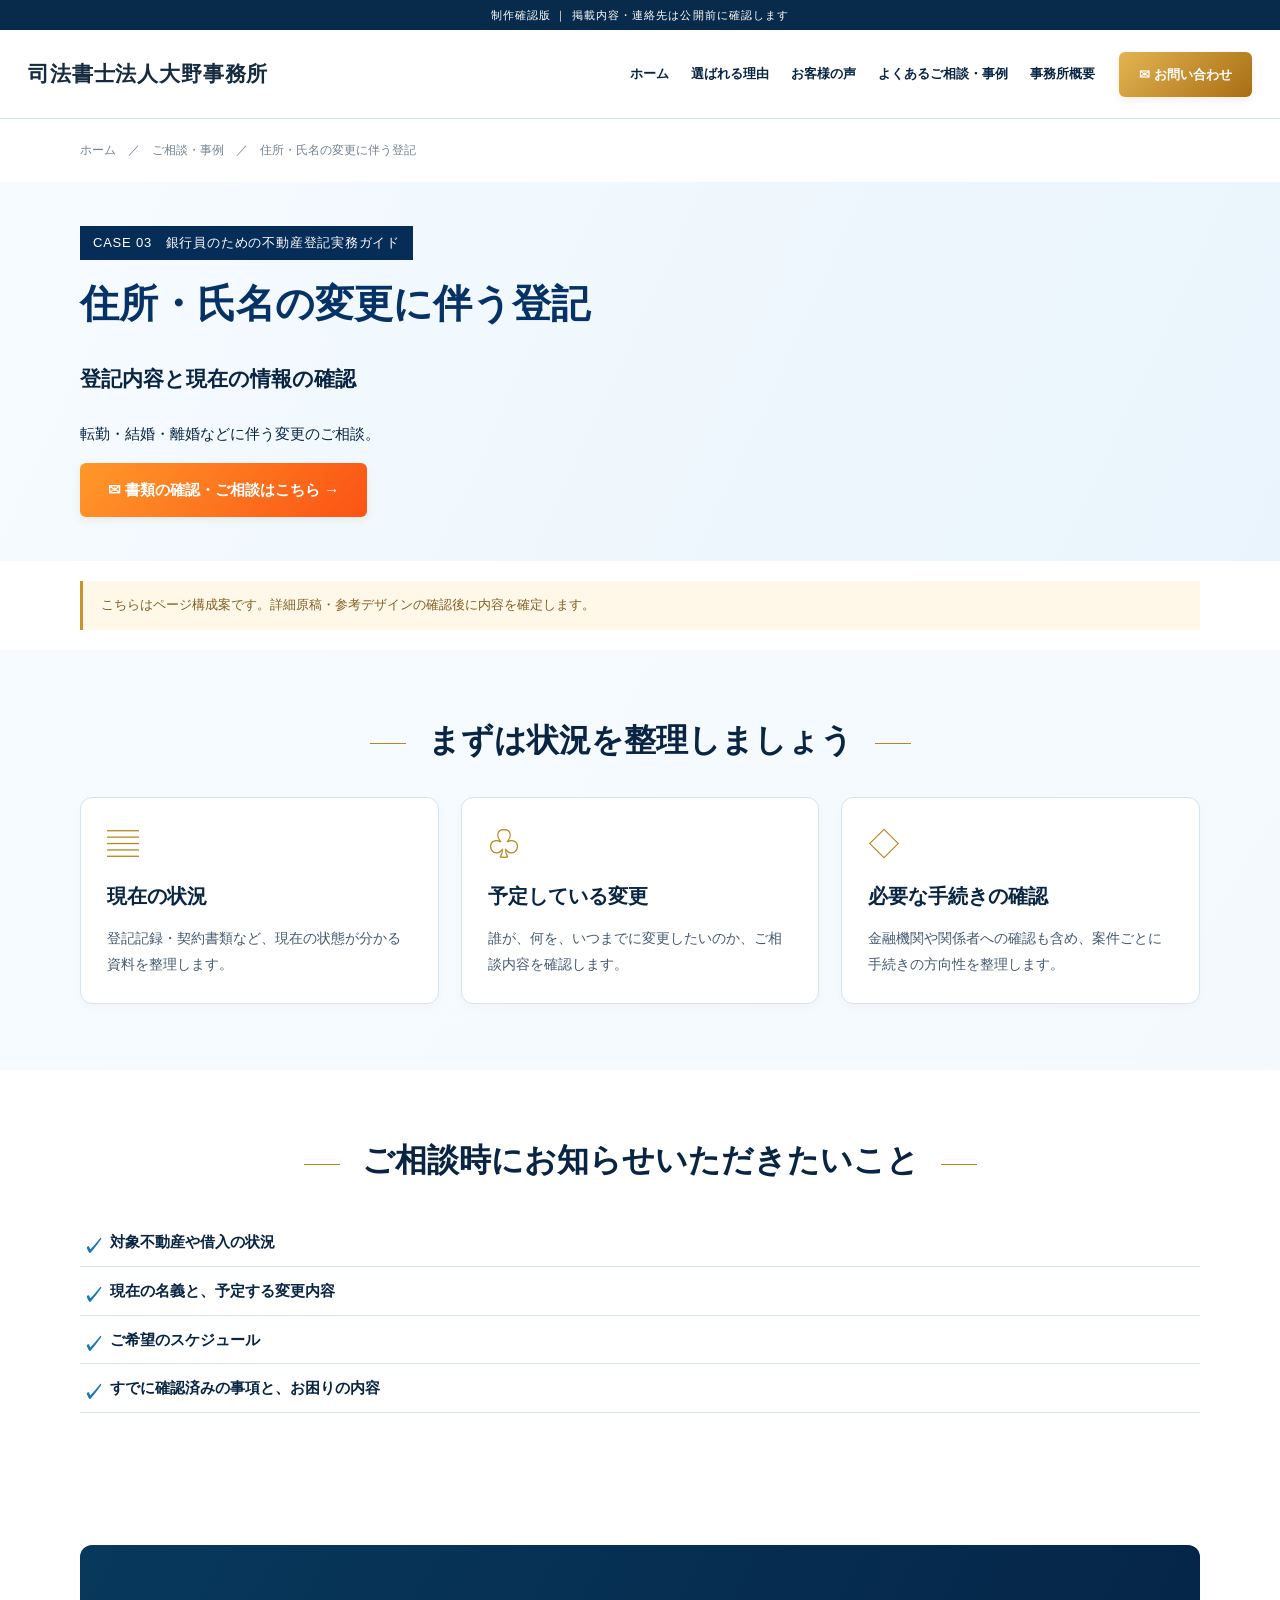
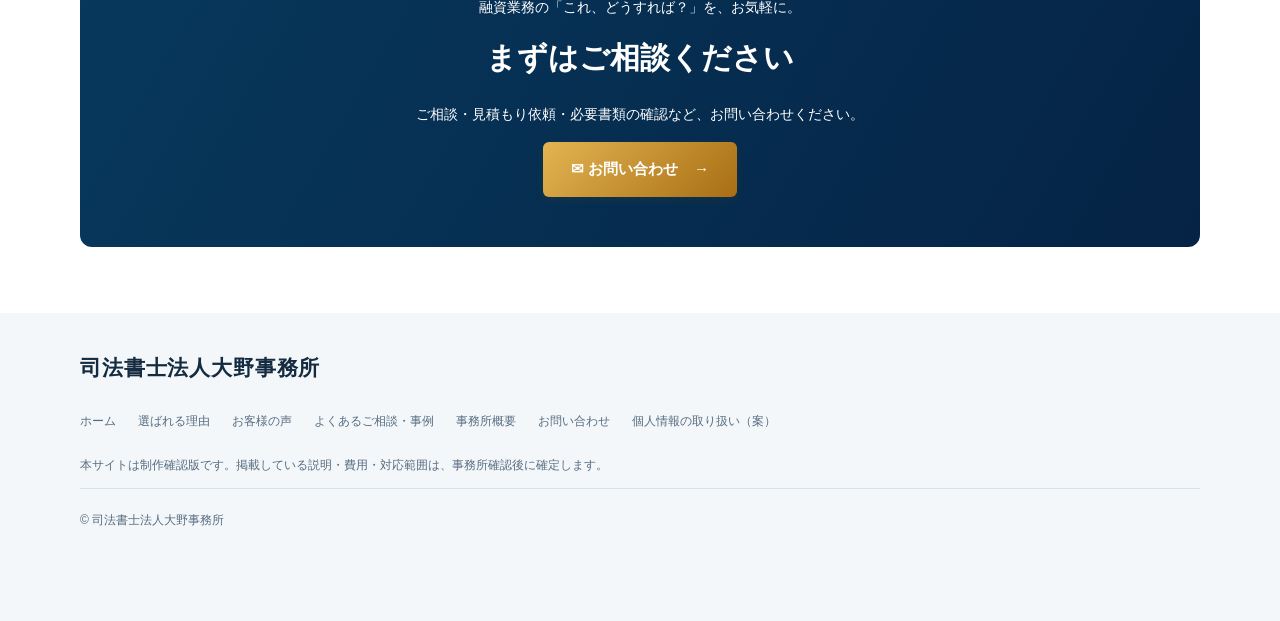
<file: change.html>
<!doctype html><html lang="ja"><head><meta charset="utf-8"><meta name="viewport" content="width=device-width,initial-scale=1"><meta name="robots" content="noindex,nofollow"><meta name="description" content="銀行・信用金庫の融資業務を、司法書士の専門知識でサポート。司法書士法人大野事務所の制作確認版です。"><title>住所・氏名の変更に伴う登記｜司法書士法人大野事務所</title><link rel="stylesheet" href="assets/style.css"><script defer src="assets/main.js"></script></head><body><div class="review">制作確認版 ｜ 掲載内容・連絡先は公開前に確認します</div><header class="header"><div class="header-inner"><a class="brand" href="index.html"><span><strong>司法書士法人大野事務所</strong></span></a><button class="menu" aria-expanded="false" aria-controls="navigation">メニュー ☰</button><nav class="nav" id="navigation" aria-label="メインナビゲーション"><a href="index.html">ホーム</a><a href="index.html#reasons">選ばれる理由</a><a href="index.html#voices">お客様の声</a><a href="index.html#support">よくあるご相談・事例</a><a href="index.html#office">事務所概要</a></nav><a class="btn" href="contact.html?subject=change">✉ お問い合わせ</a></div></header><a class="skip-link" href="#main">本文へ移動</a><main id="main"><div class="wrap crumb"><a href="index.html">ホーム</a>　／　ご相談・事例　／　住所・氏名の変更に伴う登記</div><section class="page-hero"><div class="wrap"><span class="label">CASE 03　銀行員のための不動産登記実務ガイド</span><h1>住所・氏名の変更に伴う登記</h1><p class="lead">登記内容と現在の情報の確認</p><p>転勤・結婚・離婚などに伴う変更のご相談。</p><a class="btn orange" href="contact.html?subject=change">✉ 書類の確認・ご相談はこちら →</a></div></section><div class="wrap"><div class="pending">こちらはページ構成案です。詳細原稿・参考デザインの確認後に内容を確定します。</div></div><section class="section pale" ><div class="wrap"><div class="section-title"><h2>まずは状況を整理しましょう</h2></div><div class="grid three"><article class="card"><div class="icon" aria-hidden="true">▤</div><h3>現在の状況</h3><p>登記記録・契約書類など、現在の状態が分かる資料を整理します。</p></article><article class="card"><div class="icon" aria-hidden="true">♧</div><h3>予定している変更</h3><p>誰が、何を、いつまでに変更したいのか、ご相談内容を確認します。</p></article><article class="card"><div class="icon" aria-hidden="true">◇</div><h3>必要な手続きの確認</h3><p>金融機関や関係者への確認も含め、案件ごとに手続きの方向性を整理します。</p></article></div></div></section><section class="section " ><div class="wrap"><div class="section-title"><h2>ご相談時にお知らせいただきたいこと</h2></div><ul class="checklist"><li>対象不動産や借入の状況</li><li>現在の名義と、予定する変更内容</li><li>ご希望のスケジュール</li><li>すでに確認済みの事項と、お困りの内容</li></ul></div></section><section class="section"><div class="wrap"><div class="cta"><p>融資業務の「これ、どうすれば？」を、お気軽に。</p><h2>まずはご相談ください</h2><p>ご相談・見積もり依頼・必要書類の確認など、お問い合わせください。</p><a class="btn" href="contact.html?subject=change">✉ お問い合わせ <span>→</span></a></div></div></section></main><footer class="footer"><div class="wrap"><a class="brand" href="index.html"><span><strong>司法書士法人大野事務所</strong></span></a><div class="footer-links"><a href="index.html">ホーム</a><a href="index.html#reasons">選ばれる理由</a><a href="index.html#voices">お客様の声</a><a href="index.html#support">よくあるご相談・事例</a><a href="index.html#office">事務所概要</a><a href="contact.html?subject=change">お問い合わせ</a><a href="contact.html#privacy">個人情報の取り扱い（案）</a></div><p>本サイトは制作確認版です。掲載している説明・費用・対応範囲は、事務所確認後に確定します。</p><div class="copyright">© 司法書士法人大野事務所</div></div></footer><a class="btn floating" href="contact.html?subject=change">✉ ご相談・お問い合わせ →</a><dialog class="modal" id="image-modal" aria-label="参考資料の拡大表示"><button class="close" aria-label="閉じる">×</button><img alt="参考資料"></dialog></body></html>
</file>
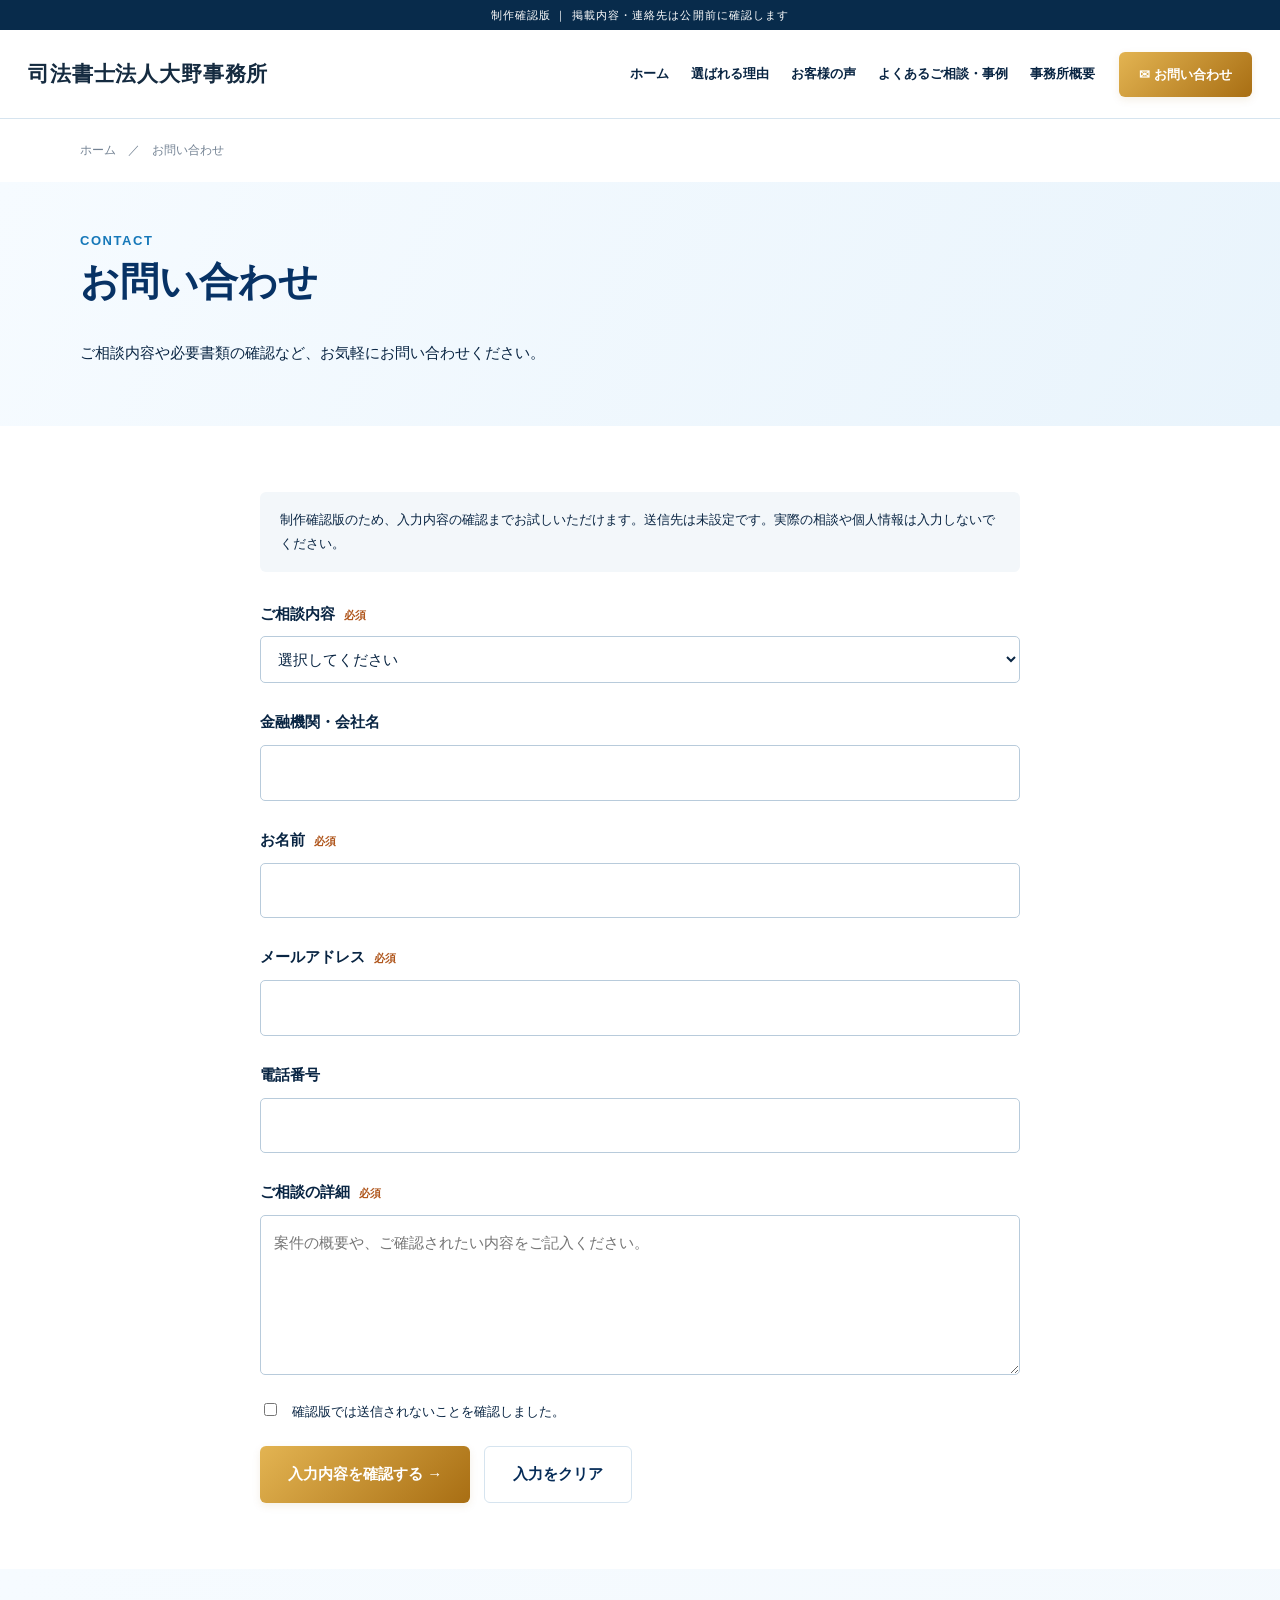
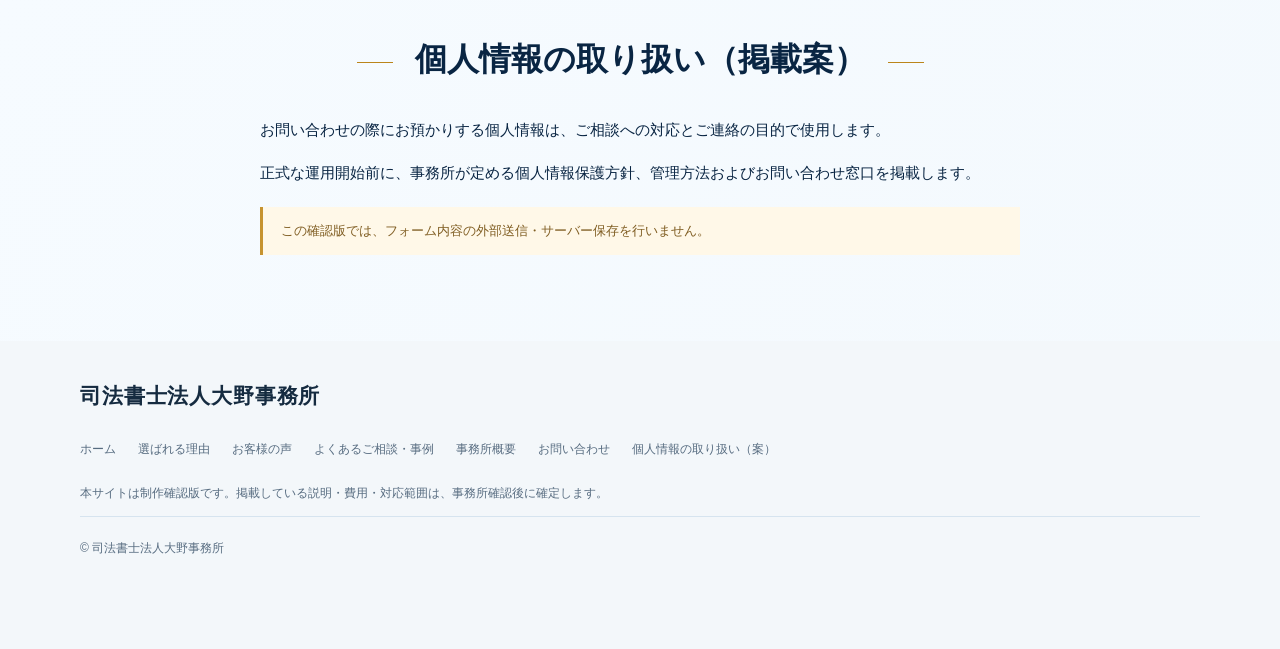
<file: contact.html>
<!doctype html><html lang="ja"><head><meta charset="utf-8"><meta name="viewport" content="width=device-width,initial-scale=1"><meta name="robots" content="noindex,nofollow"><meta name="description" content="銀行・信用金庫の融資業務を、司法書士の専門知識でサポート。司法書士法人大野事務所の制作確認版です。"><title>お問い合わせ｜司法書士法人大野事務所</title><link rel="stylesheet" href="assets/style.css"><script defer src="assets/main.js"></script></head><body><div class="review">制作確認版 ｜ 掲載内容・連絡先は公開前に確認します</div><header class="header"><div class="header-inner"><a class="brand" href="index.html"><span><strong>司法書士法人大野事務所</strong></span></a><button class="menu" aria-expanded="false" aria-controls="navigation">メニュー ☰</button><nav class="nav" id="navigation" aria-label="メインナビゲーション"><a href="index.html">ホーム</a><a href="index.html#reasons">選ばれる理由</a><a href="index.html#voices">お客様の声</a><a href="index.html#support">よくあるご相談・事例</a><a href="index.html#office">事務所概要</a></nav><a class="btn" href="contact.html">✉ お問い合わせ</a></div></header><a class="skip-link" href="#main">本文へ移動</a><main id="main"><div class="wrap crumb"><a href="index.html">ホーム</a>　／　お問い合わせ</div><section class="page-hero"><div class="wrap"><span class="eyebrow">CONTACT</span><h1>お問い合わせ</h1><p>ご相談内容や必要書類の確認など、お気軽にお問い合わせください。</p></div></section><section class="section"><div class="wrap"><form class="form" id="contact-form"><div class="notice">制作確認版のため、入力内容の確認までお試しいただけます。送信先は未設定です。実際の相談や個人情報は入力しないでください。</div><br><label class="field">ご相談内容<small>必須</small><select name="subject" required><option value="">選択してください</option><option>住宅ローン完済に伴う抵当権抹消</option><option>住宅ローン・不動産融資に伴う抵当権設定</option><option>住所・氏名の変更に伴う登記</option><option>相続に伴うアパートローンのご相談</option><option>個人事業主の法人なりに伴うご相談</option><option>離婚に伴う住宅ローンの債務引受</option><option>その他</option></select></label><label class="field">金融機関・会社名<input name="company" autocomplete="organization" maxlength="150"></label><label class="field">お名前<small>必須</small><input name="name" autocomplete="name" required maxlength="100"></label><label class="field">メールアドレス<small>必須</small><input name="email" type="email" autocomplete="email" required maxlength="200"></label><label class="field">電話番号<input name="phone" type="tel" autocomplete="tel" maxlength="30"></label><label class="field">ご相談の詳細<small>必須</small><textarea name="message" required maxlength="5000" placeholder="案件の概要や、ご確認されたい内容をご記入ください。"></textarea></label><label class="consent"><input type="checkbox" required><span>確認版では送信されないことを確認しました。</span></label><div class="form-actions"><button class="btn" type="submit">入力内容を確認する →</button><button class="btn outline" type="button" id="reset-form">入力をクリア</button></div><div id="confirmation" class="confirm" hidden role="status" aria-live="polite"></div></form></div></section><section class="section pale" id="privacy"><div class="wrap"><div class="section-title"><h2>個人情報の取り扱い（掲載案）</h2></div><div class="form"><p>お問い合わせの際にお預かりする個人情報は、ご相談への対応とご連絡の目的で使用します。</p><p>正式な運用開始前に、事務所が定める個人情報保護方針、管理方法およびお問い合わせ窓口を掲載します。</p><div class="pending">この確認版では、フォーム内容の外部送信・サーバー保存を行いません。</div></div></div></section></main><footer class="footer"><div class="wrap"><a class="brand" href="index.html"><span><strong>司法書士法人大野事務所</strong></span></a><div class="footer-links"><a href="index.html">ホーム</a><a href="index.html#reasons">選ばれる理由</a><a href="index.html#voices">お客様の声</a><a href="index.html#support">よくあるご相談・事例</a><a href="index.html#office">事務所概要</a><a href="contact.html">お問い合わせ</a><a href="contact.html#privacy">個人情報の取り扱い（案）</a></div><p>本サイトは制作確認版です。掲載している説明・費用・対応範囲は、事務所確認後に確定します。</p><div class="copyright">© 司法書士法人大野事務所</div></div></footer><a class="btn floating" href="contact.html">✉ ご相談・お問い合わせ →</a><dialog class="modal" id="image-modal" aria-label="参考資料の拡大表示"><button class="close" aria-label="閉じる">×</button><img alt="参考資料"></dialog></body></html>
</file>
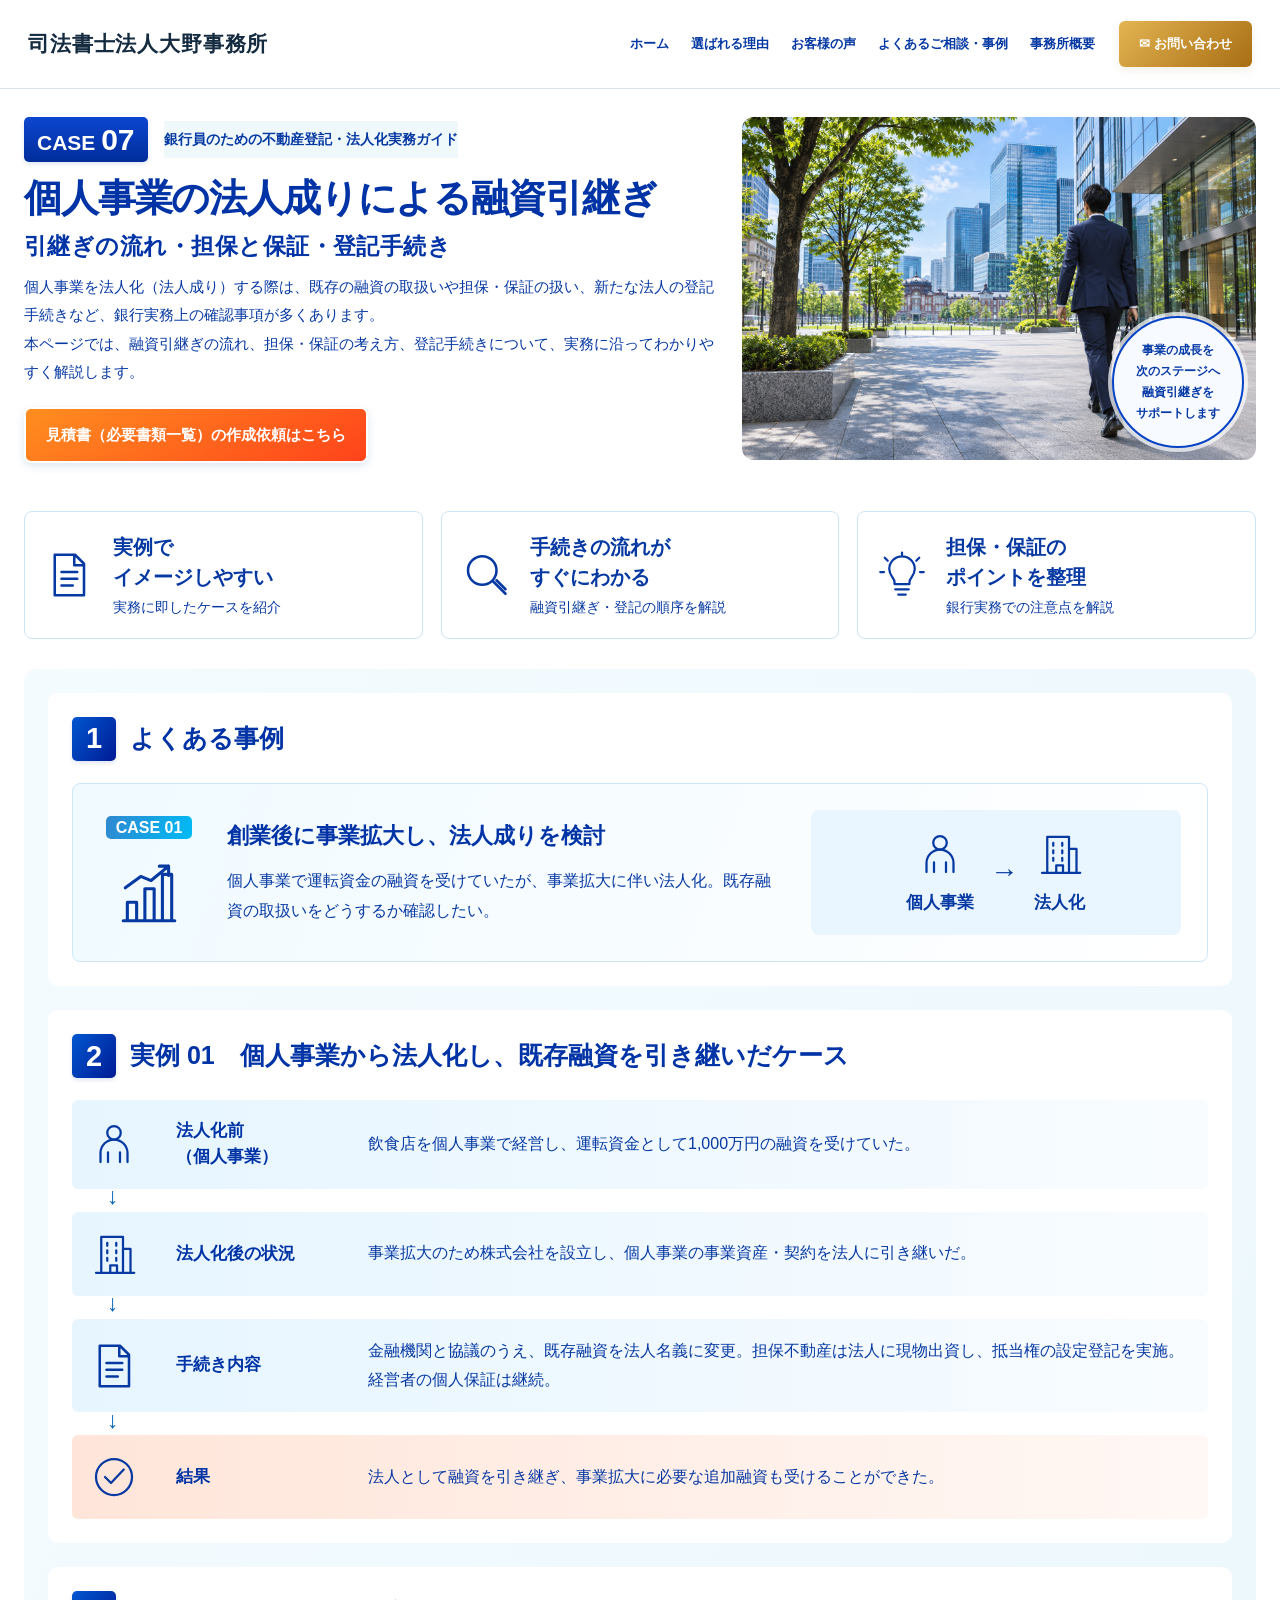
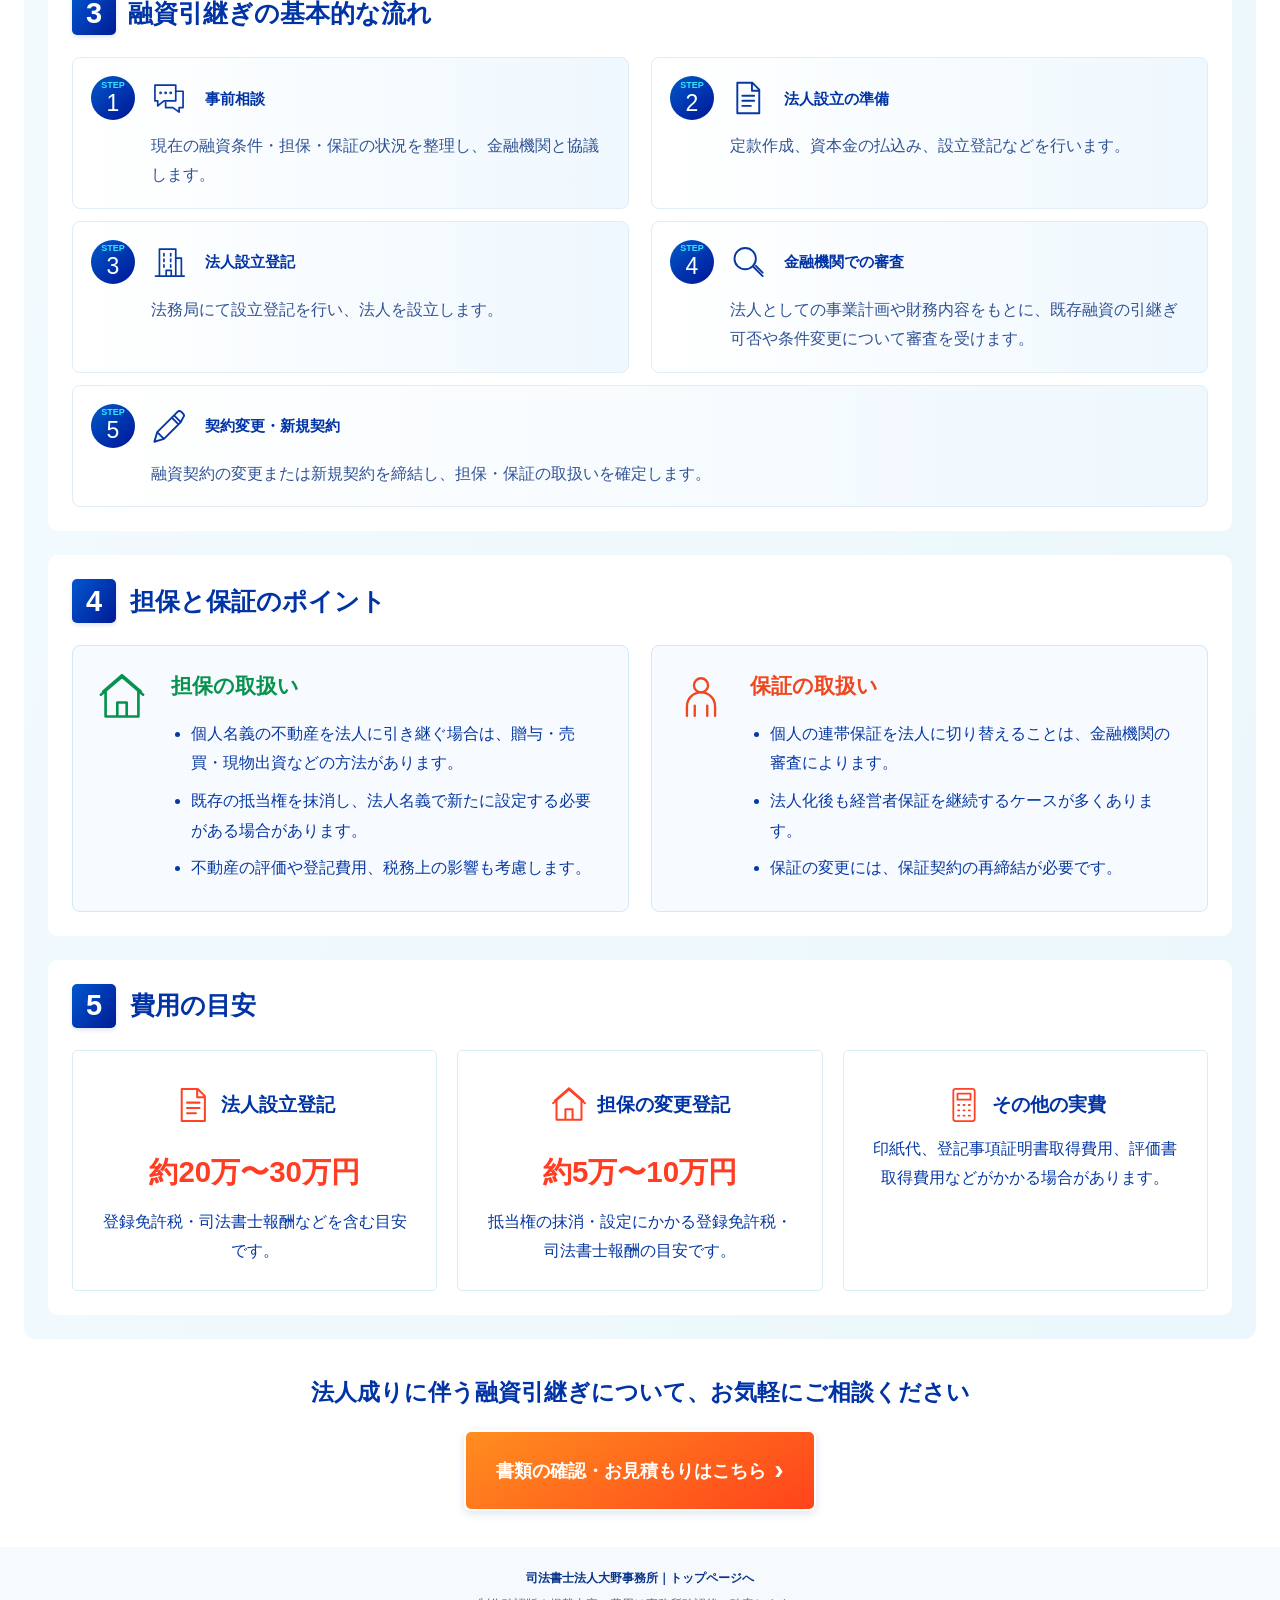
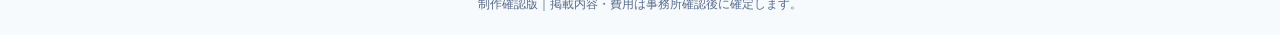
<file: corporation.html>
<!doctype html><html lang="ja"><head><meta charset="utf-8"><meta name="viewport" content="width=device-width,initial-scale=1"><meta name="robots" content="noindex,nofollow"><title>個人事業の法人成りによる融資引継ぎ｜司法書士法人大野事務所</title><meta name="description" content="個人事業の法人成りによる融資引継ぎの流れ、担保と保証、登記手続き、費用の目安をご紹介します。"><link rel="stylesheet" href="assets/style.css"><link rel="stylesheet" href="assets/divorce.css?v=section-order8"><link rel="stylesheet" href="assets/marriage.css?v=3"><script defer src="assets/main.js"></script><link rel="stylesheet" href="assets/corporation.css?v=1"></head><body class="divorce-page marriage-page corporation-page"><div class="review">制作確認版 ｜ 掲載内容・連絡先は公開前に確認します</div><header class="header"><div class="header-inner"><a class="brand" href="index.html"><span><strong>司法書士法人大野事務所</strong></span></a><button class="menu hamburger" aria-label="メニューを開く" aria-expanded="false" aria-controls="navigation"><span></span><span></span><span></span></button><nav class="nav" id="navigation" aria-label="メインナビゲーション"><a href="index.html">ホーム</a><a href="index.html#reasons">選ばれる理由</a><a href="index.html#voices">お客様の声</a><a href="index.html#support">よくあるご相談・事例</a><a href="index.html#office">事務所概要</a></nav><a class="btn" href="contact.html?subject=corporation">✉ お問い合わせ</a></div></header><a class="skip-link" href="#main">本文へ移動</a><main id="main" class="d-main"><section class="d-hero"><div class="d-hero-copy"><p class="d-eyebrow"><b>CASE <strong>07</strong></b><span>銀行員のための不動産登記・法人化実務ガイド</span></p><h1>個人事業の法人成りによる融資引継ぎ</h1><h2>引継ぎの流れ・担保と保証・登記手続き</h2><p class="d-intro">個人事業を法人化（法人成り）する際は、既存の融資の取扱いや担保・保証の扱い、新たな法人の登記手続きなど、銀行実務上の確認事項が多くあります。<br>本ページでは、融資引継ぎの流れ、担保・保証の考え方、登記手続きについて、実務に沿ってわかりやすく解説します。</p><a class="d-cta c-hero-cta" href="contact.html?subject=corporation">見積書（必要書類一覧）の作成依頼はこちら</a></div><div class="m-hero-visual"><img class="d-hero-photo" src="assets/corporation-hero.jpg" alt="ビジネス街へ向かう経営者の後ろ姿" width="1536" height="1024"><div class="d-badge"><span>事業の成長を</span><span>次のステージへ</span><span>融資引継ぎを</span><span>サポートします</span></div></div></section><nav class="m-highlights" aria-label="ページの見どころ"><a href="#example"><svg class="d-icon" viewBox="0 0 64 64" fill="none" stroke="currentColor" stroke-width="3.4" stroke-linecap="round" stroke-linejoin="round" aria-hidden="true"><path d="M13 5h27l12 12v42H13ZM39 5v14h13M22 28h21M22 37h21M22 46h15"/></svg><span><strong>実例で<br>イメージしやすい</strong><small>実務に即したケースを紹介</small></span></a><a href="#flow"><svg class="d-icon" viewBox="0 0 64 64" fill="none" stroke="currentColor" stroke-width="3.4" stroke-linecap="round" stroke-linejoin="round" aria-hidden="true"><circle cx="27" cy="26" r="19"/><path d="m41 40 17 17m-12-18 12 12"/></svg><span><strong>手続きの流れが<br>すぐにわかる</strong><small>融資引継ぎ・登記の順序を解説</small></span></a><a href="#points"><svg class="d-icon" viewBox="0 0 64 64" fill="none" stroke="currentColor" stroke-width="3" stroke-linecap="round" stroke-linejoin="round" aria-hidden="true"><path d="M22 44v-3c0-5-7-8-7-17a17 17 0 0 1 34 0c0 9-7 12-7 17v3ZM23 51h18M27 58h10M32 2v3M9 9l4 4m38 0 4-4M3 28h5m48 0h5"/></svg><span><strong>担保・保証の<br>ポイントを整理</strong><small>銀行実務での注意点を解説</small></span></a></nav><div class="m-sections"><section class="m-panel" id="cases"><h2 class="d-heading"><span>1</span>よくある事例</h2><article class="c-case"><div class="c-case-mark"><b class="m-case-label">CASE 01</b><svg class="d-icon" viewBox="0 0 64 64" fill="none" stroke="currentColor" stroke-width="3" stroke-linecap="round" stroke-linejoin="round" aria-hidden="true"><path d="M7 57h50M11 57V39h9v18m8 0V26h9v31m8 0V12h9v45M9 25l15-11 10 4L51 4M42 4h9v9"/></svg></div><div><h3>創業後に事業拡大し、法人成りを検討</h3><p>個人事業で運転資金の融資を受けていたが、事業拡大に伴い法人化。既存融資の取扱いをどうするか確認したい。</p></div><div class="c-transition"><span><svg class="d-icon" viewBox="0 0 64 64" fill="none" stroke="currentColor" stroke-width="3" stroke-linecap="round" stroke-linejoin="round" aria-hidden="true"><circle cx="32" cy="17" r="9"/><path d="M14 56V44a18 18 0 0 1 36 0v12M24 43v13m16-13v13"/></svg><b>個人事業</b></span><span class="c-arrow" aria-hidden="true">→</span><span><svg class="d-icon" viewBox="0 0 64 64" fill="none" stroke="currentColor" stroke-width="3" stroke-linecap="round" stroke-linejoin="round" aria-hidden="true"><path d="M15 57V9h29v48M44 25h10v32M8 57h51M23 17v4m12-4v4m-12 6v4m12-4v4m-12 6v4m12-4v4M27 57V47h9v10"/></svg><b>法人化</b></span></div></article></section><section class="m-panel" id="example"><h2 class="d-heading"><span>2</span>実例 01　個人事業から法人化し、既存融資を引き継いだケース</h2><div class="m-example"><article><svg class="d-icon" viewBox="0 0 64 64" fill="none" stroke="currentColor" stroke-width="3" stroke-linecap="round" stroke-linejoin="round" aria-hidden="true"><circle cx="32" cy="17" r="9"/><path d="M14 56V44a18 18 0 0 1 36 0v12M24 43v13m16-13v13"/></svg><h3>法人化前<br>（個人事業）</h3><p>飲食店を個人事業で経営し、運転資金として1,000万円の融資を受けていた。</p></article><article><svg class="d-icon" viewBox="0 0 64 64" fill="none" stroke="currentColor" stroke-width="3" stroke-linecap="round" stroke-linejoin="round" aria-hidden="true"><path d="M15 57V9h29v48M44 25h10v32M8 57h51M23 17v4m12-4v4m-12 6v4m12-4v4m-12 6v4m12-4v4M27 57V47h9v10"/></svg><h3>法人化後の状況</h3><p>事業拡大のため株式会社を設立し、個人事業の事業資産・契約を法人に引き継いだ。</p></article><article><svg class="d-icon" viewBox="0 0 64 64" fill="none" stroke="currentColor" stroke-width="3.4" stroke-linecap="round" stroke-linejoin="round" aria-hidden="true"><path d="M13 5h27l12 12v42H13ZM39 5v14h13M22 28h21M22 37h21M22 46h15"/></svg><h3>手続き内容</h3><p>金融機関と協議のうえ、既存融資を法人名義に変更。担保不動産は法人に現物出資し、抵当権の設定登記を実施。経営者の個人保証は継続。</p></article><article><svg class="d-icon" viewBox="0 0 64 64" fill="none" stroke="currentColor" stroke-width="3" stroke-linecap="round" stroke-linejoin="round" aria-hidden="true"><circle cx="32" cy="32" r="24"/><path d="m20 32 8 8 17-18"/></svg><h3>結果</h3><p>法人として融資を引き継ぎ、事業拡大に必要な追加融資も受けることができた。</p></article></div></section><section class="m-panel d-flow" id="flow"><h2 class="d-heading"><span>3</span>融資引継ぎの基本的な流れ</h2><ol><li><span class="d-step"><small>STEP</small>1</span><svg class="d-icon" viewBox="0 0 64 64" fill="none" stroke="currentColor" stroke-width="3" stroke-linecap="round" stroke-linejoin="round" aria-hidden="true"><path d="M7 9h37v28H23L12 46v-9H7ZM44 20h13v29h-7v8l-11-8H26v-9"/><circle cx="17" cy="23" r="1"/><circle cx="26" cy="23" r="1"/><circle cx="35" cy="23" r="1"/></svg><h3>事前相談</h3><p>現在の融資条件・担保・保証の状況を整理し、金融機関と協議します。</p></li><li><span class="d-step"><small>STEP</small>2</span><svg class="d-icon" viewBox="0 0 64 64" fill="none" stroke="currentColor" stroke-width="3.4" stroke-linecap="round" stroke-linejoin="round" aria-hidden="true"><path d="M13 5h27l12 12v42H13ZM39 5v14h13M22 28h21M22 37h21M22 46h15"/></svg><h3>法人設立の準備</h3><p>定款作成、資本金の払込み、設立登記などを行います。</p></li><li><span class="d-step"><small>STEP</small>3</span><svg class="d-icon" viewBox="0 0 64 64" fill="none" stroke="currentColor" stroke-width="3" stroke-linecap="round" stroke-linejoin="round" aria-hidden="true"><path d="M15 57V9h29v48M44 25h10v32M8 57h51M23 17v4m12-4v4m-12 6v4m12-4v4m-12 6v4m12-4v4M27 57V47h9v10"/></svg><h3>法人設立登記</h3><p>法務局にて設立登記を行い、法人を設立します。</p></li><li><span class="d-step"><small>STEP</small>4</span><svg class="d-icon" viewBox="0 0 64 64" fill="none" stroke="currentColor" stroke-width="3.4" stroke-linecap="round" stroke-linejoin="round" aria-hidden="true"><circle cx="27" cy="26" r="19"/><path d="m41 40 17 17m-12-18 12 12"/></svg><h3>金融機関での審査</h3><p>法人としての事業計画や財務内容をもとに、既存融資の引継ぎ可否や条件変更について審査を受けます。</p></li><li><span class="d-step"><small>STEP</small>5</span><svg class="d-icon" viewBox="0 0 64 64" fill="none" stroke="currentColor" stroke-width="3.4" stroke-linecap="round" stroke-linejoin="round" aria-hidden="true"><path d="m11 43 30-30 12 12-30 30-17 5Zm0 0 12 12M37 17l12 12M41 13l6-6a5 5 0 0 1 7 0l3 3a5 5 0 0 1 0 7l-4 8"/></svg><h3>契約変更・新規契約</h3><p>融資契約の変更または新規契約を締結し、担保・保証の取扱いを確定します。</p></li></ol></section><section class="m-panel" id="points"><h2 class="d-heading"><span>4</span>担保と保証のポイント</h2><div class="c-points"><article class="c-collateral"><svg class="d-icon" viewBox="0 0 64 64" fill="none" stroke="currentColor" stroke-width="3.4" stroke-linecap="round" stroke-linejoin="round" aria-hidden="true"><path d="M5 29 32 6l27 23M11 25v32h42V25M26 57V39h12v18M8 25 32 4l24 21"/></svg><div><h3>担保の取扱い</h3><ul><li>個人名義の不動産を法人に引き継ぐ場合は、贈与・売買・現物出資などの方法があります。</li><li>既存の抵当権を抹消し、法人名義で新たに設定する必要がある場合があります。</li><li>不動産の評価や登記費用、税務上の影響も考慮します。</li></ul></div></article><article class="c-guarantee"><svg class="d-icon" viewBox="0 0 64 64" fill="none" stroke="currentColor" stroke-width="3" stroke-linecap="round" stroke-linejoin="round" aria-hidden="true"><circle cx="32" cy="17" r="9"/><path d="M14 56V44a18 18 0 0 1 36 0v12M24 43v13m16-13v13"/></svg><div><h3>保証の取扱い</h3><ul><li>個人の連帯保証を法人に切り替えることは、金融機関の審査によります。</li><li>法人化後も経営者保証を継続するケースが多くあります。</li><li>保証の変更には、保証契約の再締結が必要です。</li></ul></div></article></div></section><section class="m-panel d-cost" id="cost"><h2 class="d-heading"><span>5</span>費用の目安</h2><div class="d-cost-grid"><article><h3><svg class="d-icon" viewBox="0 0 64 64" fill="none" stroke="currentColor" stroke-width="3.4" stroke-linecap="round" stroke-linejoin="round" aria-hidden="true"><path d="M13 5h27l12 12v42H13ZM39 5v14h13M22 28h21M22 37h21M22 46h15"/></svg>法人設立登記</h3><p class="d-price d-range">約20万〜30万円</p><p>登録免許税・司法書士報酬などを含む目安です。</p></article><article><h3><svg class="d-icon" viewBox="0 0 64 64" fill="none" stroke="currentColor" stroke-width="3.4" stroke-linecap="round" stroke-linejoin="round" aria-hidden="true"><path d="M5 29 32 6l27 23M11 25v32h42V25M26 57V39h12v18M8 25 32 4l24 21"/></svg>担保の変更登記</h3><p class="d-price d-range">約5万〜10万円</p><p>抵当権の抹消・設定にかかる登録免許税・司法書士報酬の目安です。</p></article><article><h3><svg class="d-icon" viewBox="0 0 64 64" fill="none" stroke="currentColor" stroke-width="3" stroke-linecap="round" stroke-linejoin="round" aria-hidden="true"><rect x="14" y="5" width="36" height="54" rx="4"/><path d="M21 13h22v10H21Zm1 19h2m7 0h2m7 0h2m-20 9h2m7 0h2m7 0h2m-20 9h2m7 0h2m7 0h2"/></svg>その他の実費</h3><p>印紙代、登記事項証明書取得費用、評価書取得費用などがかかる場合があります。</p></article></div></section></div><section class="m-contact"><h2>法人成りに伴う融資引継ぎについて、お気軽にご相談ください</h2><a class="d-cta" href="contact.html?subject=corporation">書類の確認・お見積もりはこちら <b>›</b></a></section></main><footer class="d-footer"><a href="index.html">司法書士法人大野事務所｜トップページへ</a><p>制作確認版｜掲載内容・費用は事務所確認後に確定します。</p></footer></body></html>
</file>
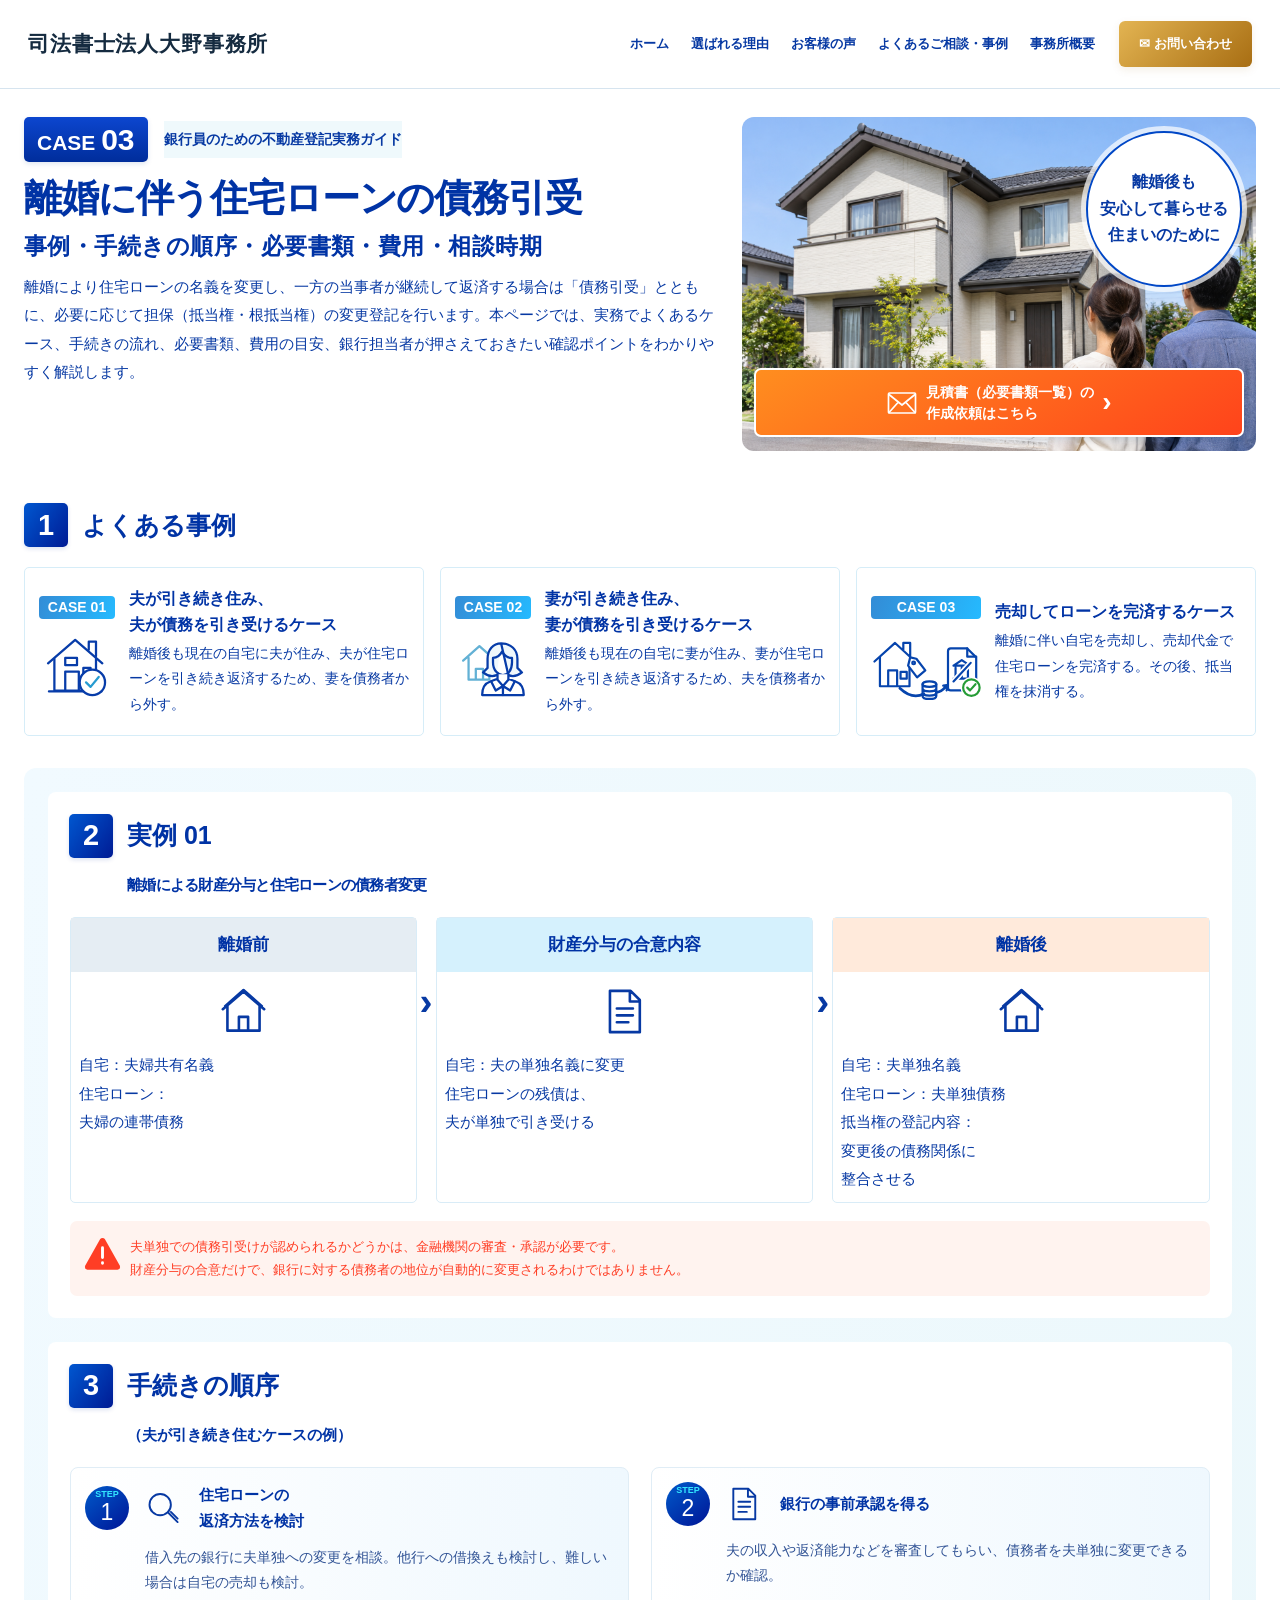
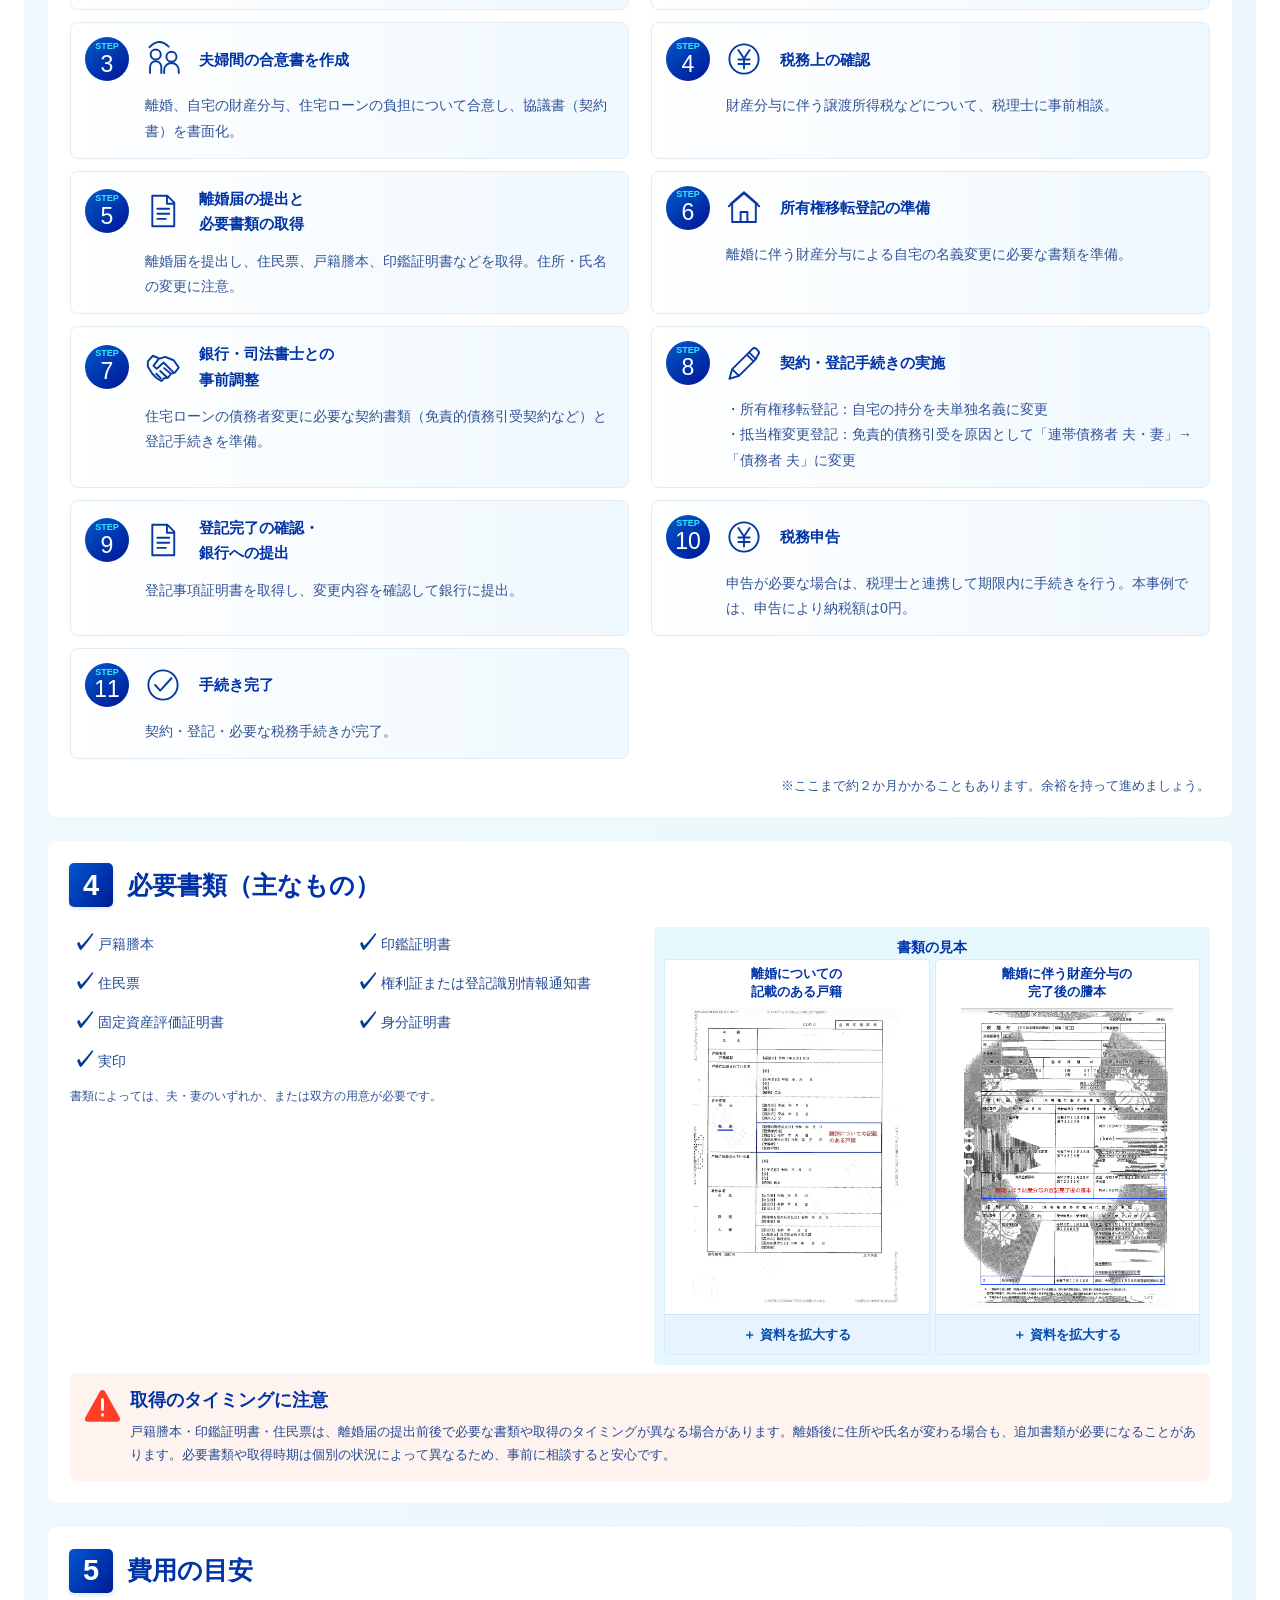
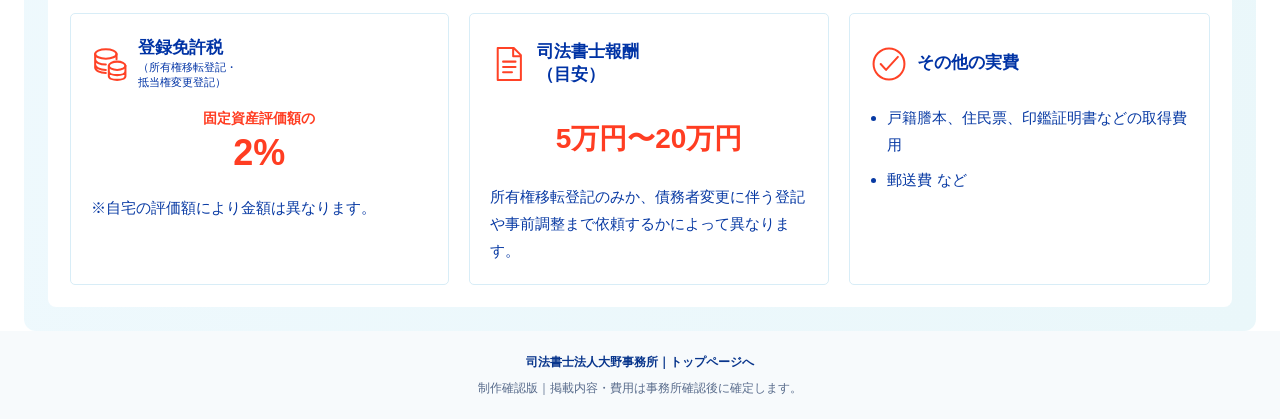
<file: divorce.html>
<!doctype html><html lang="ja"><head><meta charset="utf-8"><meta name="viewport" content="width=device-width,initial-scale=1"><meta name="robots" content="noindex,nofollow"><title>離婚に伴う住宅ローンの債務引受｜司法書士法人大野事務所</title><link rel="stylesheet" href="assets/style.css"><link rel="stylesheet" href="assets/divorce.css?v=section-order8"><script defer src="assets/main.js"></script><script defer src="assets/divorce-viewer.js?v=originalpdf4"></script></head><body class="divorce-page"><div class="review">制作確認版 ｜ 掲載内容・連絡先は公開前に確認します</div><header class="header"><div class="header-inner"><a class="brand" href="index.html"><span><strong>司法書士法人大野事務所</strong></span></a><button class="menu hamburger" aria-label="メニューを開く" aria-expanded="false" aria-controls="navigation"><span></span><span></span><span></span></button><nav class="nav" id="navigation" aria-label="メインナビゲーション"><a href="index.html">ホーム</a><a href="index.html#reasons">選ばれる理由</a><a href="index.html#voices">お客様の声</a><a href="index.html#support">よくあるご相談・事例</a><a href="index.html#office">事務所概要</a></nav><a class="btn" href="contact.html?subject=divorce">✉ お問い合わせ</a></div></header><a class="skip-link" href="#main">本文へ移動</a><main id="main" class="d-main"><section class="d-hero"><img class="d-hero-photo" src="assets/divorce/hero.png" width="1536" height="1024" alt="住宅を見つめる男女の後ろ姿"><div class="d-hero-copy"><p class="d-eyebrow"><b>CASE <strong>03</strong></b><span>銀行員のための不動産登記実務ガイド</span></p><h1>離婚に伴う住宅ローンの債務引受</h1><h2>事例・手続きの順序・必要書類・費用・相談時期</h2><p class="d-intro">離婚により住宅ローンの名義を変更し、一方の当事者が継続して返済する場合は「債務引受」とともに、必要に応じて担保（抵当権・根抵当権）の変更登記を行います。本ページでは、実務でよくあるケース、手続きの流れ、必要書類、費用の目安、銀行担当者が押さえておきたい確認ポイントをわかりやすく解説します。</p></div><div class="d-badge"><span>離婚後も</span><span>安心して暮らせる</span><span>住まいのために</span></div><div class="d-hero-action"><a class="d-cta" href="contact.html?subject=divorce"><svg class="d-icon" viewBox="0 0 64 64" fill="none" stroke="currentColor" stroke-width="3.4" stroke-linecap="round" stroke-linejoin="round" aria-hidden="true"><rect x="5" y="12" width="54" height="40" rx="2"/><path d="m6 15 26 21 26-21M6 51l18-20m34 20L40 31"/></svg><span>見積書（必要書類一覧）の<br>作成依頼はこちら</span><b aria-hidden="true">›</b></a></div></section><section class="d-cases"><h2 class="d-heading"><span>1</span>よくある事例</h2><div class="d-case-grid"><article class="d-case"><div><b>CASE 01</b><svg class="d-icon d-case-illustration" viewBox="0 0 84 84" fill="none" stroke="currentColor" stroke-width="2.5" stroke-linecap="round" stroke-linejoin="round" aria-hidden="true"><path d="M10 38 40 12l30 26"/><path d="M17 33v35h46V33"/><path d="M29 68V47h15v21M49 43h8v10h-8zM29 32h13v8H29zM55 23v-9h8v16"/><path d="M11 69h58"/><circle cx="59" cy="59" r="14" fill="#fff"/><path d="m52 59 5 5 9-11" stroke="#269bd0"/></svg></div><div><h3>夫が引き続き住み、<br>夫が債務を引き受けるケース</h3><p>離婚後も現在の自宅に夫が住み、夫が住宅ローンを引き続き返済するため、妻を債務者から外す。</p></div></article><article class="d-case"><div><b>CASE 02</b><svg class="d-icon d-case-illustration" viewBox="0 0 84 84" fill="none" stroke="currentColor" stroke-width="2.5" stroke-linecap="round" stroke-linejoin="round" aria-hidden="true"><path d="M9 35 27 19l18 16M15 32v24h23V32M23 56V44h8v12" stroke="#63b1d5"/><path d="M51 16c-9 0-15 7-15 17v10l-5 5c5 4 10 5 15 3m13 0c5 2 10 1 15-3l-5-5V33c0-10-7-17-18-17Z" fill="#f0f8fc"/><path d="M42 32c4 0 8-3 10-7 3 5 7 7 11 7v5c0 9-5 14-10 14S42 46 42 37Z"/><path d="M47 50v6l6 7 6-7v-6M47 55l-8 3c-6 2-9 7-9 15h46c0-8-3-13-9-15l-8-3" fill="#fff"/><path d="m40 58 5 10 8-5 8 5 5-10M53 64v9"/></svg></div><div><h3>妻が引き続き住み、<br>妻が債務を引き受けるケース</h3><p>離婚後も現在の自宅に妻が住み、妻が住宅ローンを引き続き返済するため、夫を債務者から外す。</p></div></article><article class="d-case"><div><b>CASE 03</b><svg class="d-icon d-case-illustration d-sale-flow" viewBox="0 0 160 100" fill="none" stroke="#0644ad" stroke-width="3.2" stroke-linecap="round" stroke-linejoin="round" aria-hidden="true"><path d="M5 42 35 15l28 26M13 35v43h43V43M25 78V55h13v23M43 57h9v10h-9zM47 25V15h10v19"/><path d="m57 36 9 2 13 17-12 10-13-17Z" fill="white"/><circle cx="62" cy="44" r="2"/><path d="M42 81q18 17 35 8M95 87q8-1 14-9" stroke-width="4"/><path d="m105 77 8-1-3 8" fill="#0644ad"/><ellipse cx="85" cy="75" rx="10" ry="4" fill="white"/><path d="M75 75v17c0 6 20 6 20 0V75M75 81c0 6 20 6 20 0M75 87c0 6 20 6 20 0"/><path d="M116 23h24l13 13v44a4 4 0 0 1-4 4h-33a4 4 0 0 1-4-4V27a4 4 0 0 1 4-4Z" fill="white"/><path d="M140 23v12h13M120 48l12-8 12 8h-24M123 51v15m9-15v15m9-15v15M120 67h24"/><path d="m120 71 25-27" stroke="white" stroke-width="8"/><path d="m120 71 25-27"/><circle cx="146" cy="80" r="12" fill="white" stroke="white" stroke-width="7"/><circle cx="146" cy="80" r="12" fill="white" stroke="#269c36"/><path d="m140 80 4 4 8-9" stroke="#269c36"/></svg></div><div><h3>売却してローンを完済するケース</h3><p>離婚に伴い自宅を売却し、売却代金で住宅ローンを完済する。その後、抵当権を抹消する。</p></div></article></div></section><div class="d-board"><section class="d-example d-panel"><h2 class="d-heading"><span>2</span>実例 01<small>離婚による財産分与と住宅ローンの債務者変更</small></h2><div class="d-comparison"><article><h3>離婚前</h3><svg class="d-icon" viewBox="0 0 64 64" fill="none" stroke="currentColor" stroke-width="3.4" stroke-linecap="round" stroke-linejoin="round" aria-hidden="true"><path d="M5 29 32 6l27 23M11 25v32h42V25M26 57V39h12v18M8 25 32 4l24 21"/></svg><p>自宅：夫婦共有名義<br>住宅ローン：<br>夫婦の連帯債務</p></article><article><h3>財産分与の合意内容</h3><svg class="d-icon" viewBox="0 0 64 64" fill="none" stroke="currentColor" stroke-width="3.4" stroke-linecap="round" stroke-linejoin="round" aria-hidden="true"><path d="M13 5h27l12 12v42H13ZM39 5v14h13M22 28h21M22 37h21M22 46h15"/></svg><p>自宅：夫の単独名義に変更<br>住宅ローンの残債は、<br>夫が単独で引き受ける</p></article><article><h3>離婚後</h3><svg class="d-icon" viewBox="0 0 64 64" fill="none" stroke="currentColor" stroke-width="3.4" stroke-linecap="round" stroke-linejoin="round" aria-hidden="true"><path d="M5 29 32 6l27 23M11 25v32h42V25M26 57V39h12v18M8 25 32 4l24 21"/></svg><p>自宅：夫単独名義<br>住宅ローン：夫単独債務<br>抵当権の登記内容：<br>変更後の債務関係に<br>整合させる</p></article></div><aside class="d-warning"><svg class="d-icon" viewBox="0 0 64 64" fill="none" stroke="currentColor" stroke-width="3.4" stroke-linecap="round" stroke-linejoin="round" aria-hidden="true"><path d="M28 7a5 5 0 0 1 8 0l26 46a5 5 0 0 1-4 7H6a5 5 0 0 1-4-7Z" fill="currentColor" stroke="none"/><path d="M32 22v17m0 9v1" stroke="white" stroke-width="5"/></svg><div>夫単独での債務引受けが認められるかどうかは、金融機関の審査・承認が必要です。<br>財産分与の合意だけで、銀行に対する債務者の地位が自動的に変更されるわけではありません。</div></aside></section><section class="d-flow d-panel"><h2 class="d-heading"><span>3</span>手続きの順序<small>（夫が引き続き住むケースの例）</small></h2><ol><li><span class="d-step"><small>STEP</small>1</span><svg class="d-icon" viewBox="0 0 64 64" fill="none" stroke="currentColor" stroke-width="3.4" stroke-linecap="round" stroke-linejoin="round" aria-hidden="true"><circle cx="27" cy="26" r="19"/><path d="m41 40 17 17m-12-18 12 12"/></svg><h3>住宅ローンの<br>返済方法を検討</h3><p>借入先の銀行に夫単独への変更を相談。他行への借換えも検討し、難しい場合は自宅の売却も検討。</p></li><li><span class="d-step"><small>STEP</small>2</span><svg class="d-icon" viewBox="0 0 64 64" fill="none" stroke="currentColor" stroke-width="3.4" stroke-linecap="round" stroke-linejoin="round" aria-hidden="true"><path d="M13 5h27l12 12v42H13ZM39 5v14h13M22 28h21M22 37h21M22 46h15"/></svg><h3>銀行の事前承認を得る</h3><p>夫の収入や返済能力などを審査してもらい、債務者を夫単独に変更できるか確認。</p></li><li><span class="d-step"><small>STEP</small>3</span><svg class="d-icon" viewBox="0 0 64 64" fill="none" stroke="currentColor" stroke-width="3.4" stroke-linecap="round" stroke-linejoin="round" aria-hidden="true"><circle cx="19" cy="24" r="9"/><circle cx="47" cy="28" r="9"/><path d="M9 57V46a10 10 0 0 1 20 0v11M34 57v-5a13 13 0 0 1 26 0v5M8 11Q25-7 42 10"/></svg><h3>夫婦間の合意書を作成</h3><p>離婚、自宅の財産分与、住宅ローンの負担について合意し、協議書（契約書）を書面化。</p></li><li><span class="d-step"><small>STEP</small>4</span><svg class="d-icon" viewBox="0 0 64 64" fill="none" stroke="currentColor" stroke-width="3.4" stroke-linecap="round" stroke-linejoin="round" aria-hidden="true"><circle cx="32" cy="32" r="26"/><path d="m22 16 10 15 10-15M32 31v18M22 33h20M22 41h20"/></svg><h3>税務上の確認</h3><p>財産分与に伴う譲渡所得税などについて、税理士に事前相談。</p></li><li><span class="d-step"><small>STEP</small>5</span><svg class="d-icon" viewBox="0 0 64 64" fill="none" stroke="currentColor" stroke-width="3.4" stroke-linecap="round" stroke-linejoin="round" aria-hidden="true"><path d="M13 5h27l12 12v42H13ZM39 5v14h13M22 28h21M22 37h21M22 46h15"/></svg><h3>離婚届の提出と<br>必要書類の取得</h3><p>離婚届を提出し、住民票、戸籍謄本、印鑑証明書などを取得。住所・氏名の変更に注意。</p></li><li><span class="d-step"><small>STEP</small>6</span><svg class="d-icon" viewBox="0 0 64 64" fill="none" stroke="currentColor" stroke-width="3.4" stroke-linecap="round" stroke-linejoin="round" aria-hidden="true"><path d="M5 29 32 6l27 23M11 25v32h42V25M26 57V39h12v18M8 25 32 4l24 21"/></svg><h3>所有権移転登記の準備</h3><p>離婚に伴う財産分与による自宅の名義変更に必要な書類を準備。</p></li><li><span class="d-step"><small>STEP</small>7</span><svg class="d-icon" viewBox="0 0 64 64" fill="none" stroke="currentColor" stroke-width="3.4" stroke-linecap="round" stroke-linejoin="round" aria-hidden="true"><path d="m5 22 9-10 12 5 10-3 15 6 9 13-7 9-7 2-5 7-7 1-5 5-8-5-8-8-8-13Zm19-4-9 12 6 5 12-11 18 18M20 44l8 8M27 39l13 12M34 34l12 10"/></svg><h3>銀行・司法書士との<br>事前調整</h3><p>住宅ローンの債務者変更に必要な契約書類（免責的債務引受契約など）と登記手続きを準備。</p></li><li><span class="d-step"><small>STEP</small>8</span><svg class="d-icon" viewBox="0 0 64 64" fill="none" stroke="currentColor" stroke-width="3.4" stroke-linecap="round" stroke-linejoin="round" aria-hidden="true"><path d="m11 43 30-30 12 12-30 30-17 5Zm0 0 12 12M37 17l12 12M41 13l6-6a5 5 0 0 1 7 0l3 3a5 5 0 0 1 0 7l-4 8"/></svg><h3>契約・登記手続きの実施</h3><p>・所有権移転登記：自宅の持分を夫単独名義に変更<br>・抵当権変更登記：免責的債務引受を原因として「連帯債務者 夫・妻」→「債務者 夫」に変更</p></li><li><span class="d-step"><small>STEP</small>9</span><svg class="d-icon" viewBox="0 0 64 64" fill="none" stroke="currentColor" stroke-width="3.4" stroke-linecap="round" stroke-linejoin="round" aria-hidden="true"><path d="M13 5h27l12 12v42H13ZM39 5v14h13M22 28h21M22 37h21M22 46h15"/></svg><h3>登記完了の確認・<br>銀行への提出</h3><p>登記事項証明書を取得し、変更内容を確認して銀行に提出。</p></li><li><span class="d-step"><small>STEP</small>10</span><svg class="d-icon" viewBox="0 0 64 64" fill="none" stroke="currentColor" stroke-width="3.4" stroke-linecap="round" stroke-linejoin="round" aria-hidden="true"><circle cx="32" cy="32" r="26"/><path d="m22 16 10 15 10-15M32 31v18M22 33h20M22 41h20"/></svg><h3>税務申告</h3><p>申告が必要な場合は、税理士と連携して期限内に手続きを行う。本事例では、申告により納税額は0円。</p></li><li><span class="d-step"><small>STEP</small>11</span><svg class="d-icon" viewBox="0 0 64 64" fill="none" stroke="currentColor" stroke-width="3.4" stroke-linecap="round" stroke-linejoin="round" aria-hidden="true"><circle cx="32" cy="32" r="26"/><path d="m18 32 9 10 20-22"/></svg><h3>手続き完了</h3><p>契約・登記・必要な税務手続きが完了。</p></li></ol><p class="d-note">※ここまで約２か月かかることもあります。余裕を持って進めましょう。</p></section><section class="d-docs d-panel"><h2 class="d-heading"><span>4</span>必要書類（主なもの）</h2><div class="d-doc-layout"><div><ul class="d-checks"><li>戸籍謄本</li><li>印鑑証明書</li><li>住民票</li><li>権利証または登記識別情報通知書</li><li>固定資産評価証明書</li><li>身分証明書</li><li>実印</li></ul><p class="d-note">書類によっては、夫・妻のいずれか、または双方の用意が必要です。</p></div><div class="d-doc-examples"><h3>書類の見本</h3><div><button type="button" class="d-document" data-document="family" data-alt="離婚についての記載のある戸籍"><strong>離婚についての<br>記載のある戸籍</strong><img src="assets/divorce/family-page-1.png" alt="離婚についての記載のある戸籍" width="600" height="820" loading="lazy"><small class="d-enlarge">＋ 資料を拡大する</small></button><button type="button" class="d-document" data-document="property" data-alt="離婚に伴う財産分与の完了後の謄本"><strong>離婚に伴う財産分与の<br>完了後の謄本</strong><img src="assets/divorce/property-page-1.png" alt="離婚に伴う財産分与の完了後の謄本" width="600" height="820" loading="lazy"><small class="d-enlarge">＋ 資料を拡大する</small></button></div></div></div><aside class="d-warning"><svg class="d-icon" viewBox="0 0 64 64" fill="none" stroke="currentColor" stroke-width="3.4" stroke-linecap="round" stroke-linejoin="round" aria-hidden="true"><path d="M28 7a5 5 0 0 1 8 0l26 46a5 5 0 0 1-4 7H6a5 5 0 0 1-4-7Z" fill="currentColor" stroke="none"/><path d="M32 22v17m0 9v1" stroke="white" stroke-width="5"/></svg><div><h3>取得のタイミングに注意</h3><p>戸籍謄本・印鑑証明書・住民票は、離婚届の提出前後で必要な書類や取得のタイミングが異なる場合があります。離婚後に住所や氏名が変わる場合も、追加書類が必要になることがあります。必要書類や取得時期は個別の状況によって異なるため、事前に相談すると安心です。</p></div></aside></section><section class="d-cost d-panel"><h2 class="d-heading"><span>5</span>費用の目安</h2><div class="d-cost-grid"><article><h3><svg class="d-icon" viewBox="0 0 64 64" fill="none" stroke="currentColor" stroke-width="3.4" stroke-linecap="round" stroke-linejoin="round" aria-hidden="true"><ellipse cx="25" cy="15" rx="18" ry="8"/><path d="M7 15v23c0 5 8 9 18 9M7 24c0 5 8 9 18 9M7 33c0 5 8 9 18 9M43 15v9"/><ellipse cx="44" cy="35" rx="14" ry="7"/><path d="M30 35v17c0 9 28 9 28 0V35M30 44c0 9 28 9 28 0"/></svg><span>登録免許税<small>（所有権移転登記・<br>抵当権変更登記）</small></span></h3><p class="d-price"><small>固定資産評価額の</small>2%</p><p>※自宅の評価額により金額は異なります。</p></article><article><h3><svg class="d-icon" viewBox="0 0 64 64" fill="none" stroke="currentColor" stroke-width="3.4" stroke-linecap="round" stroke-linejoin="round" aria-hidden="true"><path d="M13 5h27l12 12v42H13ZM39 5v14h13M22 28h21M22 37h21M22 46h15"/></svg>司法書士報酬<br>（目安）</h3><p class="d-price d-range">5万円〜20万円</p><p>所有権移転登記のみか、債務者変更に伴う登記や事前調整まで依頼するかによって異なります。</p></article><article><h3><svg class="d-icon" viewBox="0 0 64 64" fill="none" stroke="currentColor" stroke-width="3.4" stroke-linecap="round" stroke-linejoin="round" aria-hidden="true"><circle cx="32" cy="32" r="26"/><path d="m18 32 9 10 20-22"/></svg>その他の実費</h3><ul><li>戸籍謄本、住民票、印鑑証明書などの取得費用</li><li>郵送費 など</li></ul></article></div></section></div></main><footer class="d-footer"><a href="index.html">司法書士法人大野事務所｜トップページへ</a><p>制作確認版｜掲載内容・費用は事務所確認後に確定します。</p></footer><dialog id="image-modal" class="modal d-modal" aria-label="書類見本の拡大表示"><div class="d-modal-toolbar"><a class="d-original-pdf" target="_blank" rel="noopener">PDF原本を開く ↗</a><button type="button" class="close" aria-label="閉じる">×</button></div><div class="d-document-pages"></div></dialog></body></html>
</file>
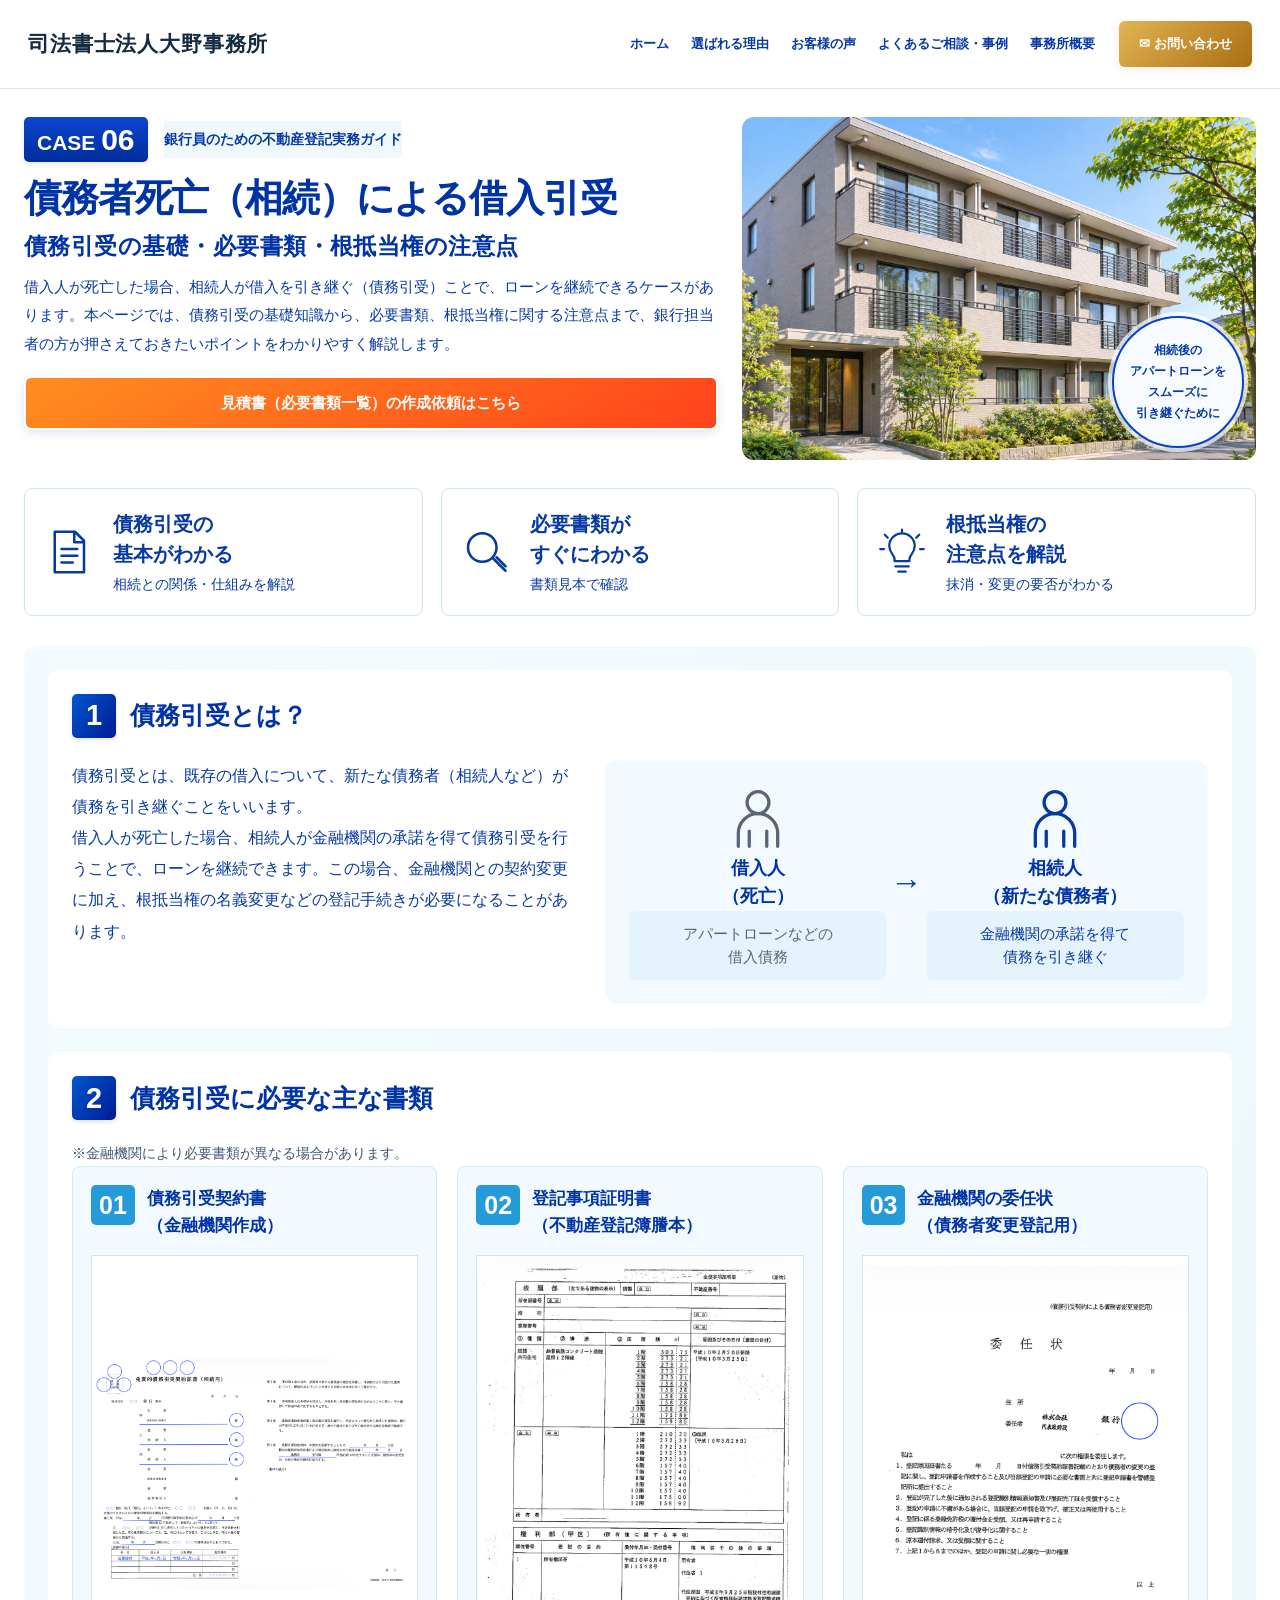
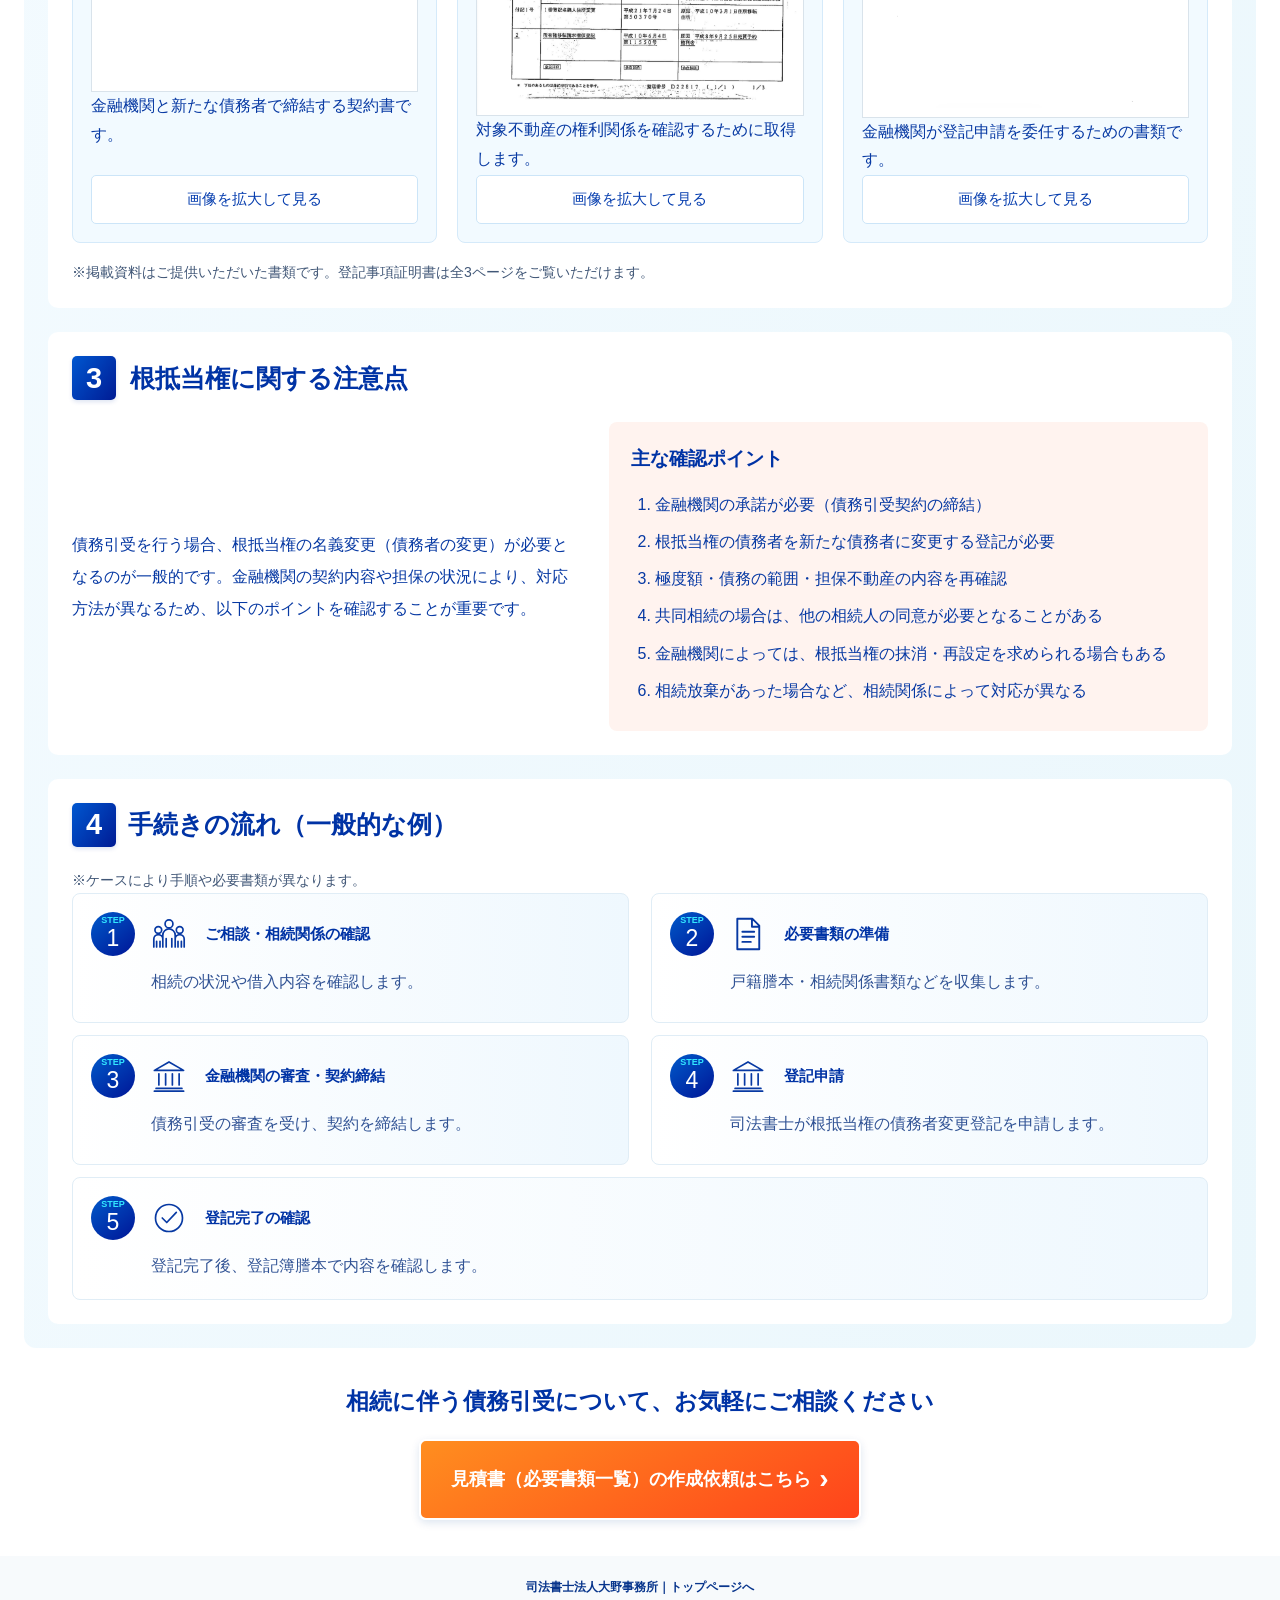
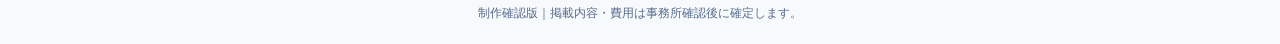
<file: inheritance.html>
<!doctype html><html lang="ja"><head><meta charset="utf-8"><meta name="viewport" content="width=device-width,initial-scale=1"><meta name="robots" content="noindex,nofollow"><title>債務者死亡（相続）による借入引受｜司法書士法人大野事務所</title><meta name="description" content="債務者死亡に伴う借入引受の基礎・必要書類・根抵当権の注意点・手続きの流れをご紹介します。"><link rel="stylesheet" href="assets/style.css"><link rel="stylesheet" href="assets/divorce.css?v=section-order8"><link rel="stylesheet" href="assets/marriage.css?v=3"><script defer src="assets/main.js"></script><link rel="stylesheet" href="assets/inheritance.css?v=5"></head><body class="divorce-page marriage-page inheritance-page"><div class="review">制作確認版 ｜ 掲載内容・連絡先は公開前に確認します</div><header class="header"><div class="header-inner"><a class="brand" href="index.html"><span><strong>司法書士法人大野事務所</strong></span></a><button class="menu hamburger" aria-label="メニューを開く" aria-expanded="false" aria-controls="navigation"><span></span><span></span><span></span></button><nav class="nav" id="navigation" aria-label="メインナビゲーション"><a href="index.html">ホーム</a><a href="index.html#reasons">選ばれる理由</a><a href="index.html#voices">お客様の声</a><a href="index.html#support">よくあるご相談・事例</a><a href="index.html#office">事務所概要</a></nav><a class="btn" href="contact.html?subject=inheritance">✉ お問い合わせ</a></div></header><a class="skip-link" href="#main">本文へ移動</a><main id="main" class="d-main"><section class="d-hero"><div class="d-hero-copy"><p class="d-eyebrow"><b>CASE <strong>06</strong></b><span>銀行員のための不動産登記実務ガイド</span></p><h1>債務者死亡（相続）による借入引受</h1><h2>債務引受の基礎・必要書類・根抵当権の注意点</h2><p class="d-intro">借入人が死亡した場合、相続人が借入を引き継ぐ（債務引受）ことで、ローンを継続できるケースがあります。本ページでは、債務引受の基礎知識から、必要書類、根抵当権に関する注意点まで、銀行担当者の方が押さえておきたいポイントをわかりやすく解説します。</p><a class="d-cta r-hero-cta" href="contact.html?subject=inheritance">見積書（必要書類一覧）の作成依頼はこちら</a></div><div class="m-hero-visual"><img class="d-hero-photo" src="assets/inheritance-hero.jpg" alt="緑に囲まれた賃貸アパート" width="1536" height="1024"><div class="d-badge"><span>相続後の</span><span>アパートローンを</span><span>スムーズに</span><span>引き継ぐために</span></div></div></section><nav class="m-highlights" aria-label="ページの見どころ"><a href="#basics"><svg class="d-icon" viewBox="0 0 64 64" fill="none" stroke="currentColor" stroke-width="3.4" stroke-linecap="round" stroke-linejoin="round" aria-hidden="true"><path d="M13 5h27l12 12v42H13ZM39 5v14h13M22 28h21M22 37h21M22 46h15"/></svg><span><strong>債務引受の<br>基本がわかる</strong><small>相続との関係・仕組みを解説</small></span></a><a href="#documents"><svg class="d-icon" viewBox="0 0 64 64" fill="none" stroke="currentColor" stroke-width="3.4" stroke-linecap="round" stroke-linejoin="round" aria-hidden="true"><circle cx="27" cy="26" r="19"/><path d="m41 40 17 17m-12-18 12 12"/></svg><span><strong>必要書類が<br>すぐにわかる</strong><small>書類見本で確認</small></span></a><a href="#points"><svg class="d-icon" viewBox="0 0 64 64" fill="none" stroke="currentColor" stroke-width="3" stroke-linecap="round" stroke-linejoin="round" aria-hidden="true"><path d="M22 44v-3c0-5-7-8-7-17a17 17 0 0 1 34 0c0 9-7 12-7 17v3ZM23 51h18M27 58h10M32 2v3M9 9l4 4m38 0 4-4M3 28h5m48 0h5"/></svg><span><strong>根抵当権の<br>注意点を解説</strong><small>抹消・変更の要否がわかる</small></span></a></nav><div class="m-sections"><section class="m-panel" id="basics"><h2 class="d-heading"><span>1</span>債務引受とは？</h2><div class="i-basics"><p>債務引受とは、既存の借入について、新たな債務者（相続人など）が債務を引き継ぐことをいいます。<br>借入人が死亡した場合、相続人が金融機関の承諾を得て債務引受を行うことで、ローンを継続できます。この場合、金融機関との契約変更に加え、根抵当権の名義変更などの登記手続きが必要になることがあります。</p><div class="i-transfer"><article><svg class="d-icon" viewBox="0 0 64 64" fill="none" stroke="currentColor" stroke-width="3" stroke-linecap="round" stroke-linejoin="round" aria-hidden="true"><circle cx="32" cy="17" r="10"/><path d="M14 57V45a18 18 0 0 1 36 0v12M24 43v14m16-14v14"/></svg><h3>借入人<br>（死亡）</h3><p>アパートローンなどの<br>借入債務</p></article><span class="i-arrow" aria-hidden="true">→</span><article><svg class="d-icon" viewBox="0 0 64 64" fill="none" stroke="currentColor" stroke-width="3" stroke-linecap="round" stroke-linejoin="round" aria-hidden="true"><circle cx="32" cy="17" r="10"/><path d="M14 57V45a18 18 0 0 1 36 0v12M24 43v14m16-14v14"/></svg><h3>相続人<br>（新たな債務者）</h3><p>金融機関の承諾を得て<br>債務を引き継ぐ</p></article></div></div></section><section class="m-panel" id="documents"><h2 class="d-heading"><span>2</span>債務引受に必要な主な書類</h2><p class="i-note">※金融機関により必要書類が異なる場合があります。</p><div class="i-docs"><article><h3><span>01</span>債務引受契約書<br>（金融機関作成）</h3><button class="i-document" data-inheritance-image="assets/inheritance/agreement-page-1.png" data-title="債務引受契約書 （金融機関作成）" aria-label="債務引受契約書 （金融機関作成）を拡大"><img src="assets/inheritance/agreement-page-1.png" alt="債務引受契約書 （金融機関作成）の原本" width="600" height="800"></button><p>金融機関と新たな債務者で締結する契約書です。</p><button class="i-expand" data-inheritance-image="assets/inheritance/agreement-page-1.png" data-title="債務引受契約書 （金融機関作成）">画像を拡大して見る</button></article><article><h3><span>02</span>登記事項証明書<br>（不動産登記簿謄本）</h3><button class="i-document" data-inheritance-image="assets/inheritance/register-page-1.png" data-title="登記事項証明書 （不動産登記簿謄本）" aria-label="登記事項証明書 （不動産登記簿謄本）を拡大"><img src="assets/inheritance/register-page-1.png" alt="登記事項証明書 （不動産登記簿謄本）の原本" width="600" height="800"></button><p>対象不動産の権利関係を確認するために取得します。</p><button class="i-expand" data-inheritance-image="assets/inheritance/register-page-1.png" data-title="登記事項証明書 （不動産登記簿謄本）">画像を拡大して見る</button></article><article><h3><span>03</span>金融機関の委任状<br>（債務者変更登記用）</h3><button class="i-document" data-inheritance-image="assets/inheritance/proxy-page-1.png" data-title="金融機関の委任状 （債務者変更登記用）" aria-label="金融機関の委任状 （債務者変更登記用）を拡大"><img src="assets/inheritance/proxy-page-1.png" alt="金融機関の委任状 （債務者変更登記用）の原本" width="600" height="800"></button><p>金融機関が登記申請を委任するための書類です。</p><button class="i-expand" data-inheritance-image="assets/inheritance/proxy-page-1.png" data-title="金融機関の委任状 （債務者変更登記用）">画像を拡大して見る</button></article></div><p class="i-note">※掲載資料はご提供いただいた書類です。登記事項証明書は全3ページをご覧いただけます。</p></section><section class="m-panel" id="points"><h2 class="d-heading"><span>3</span>根抵当権に関する注意点</h2><div class="i-points"><p>債務引受を行う場合、根抵当権の名義変更（債務者の変更）が必要となるのが一般的です。金融機関の契約内容や担保の状況により、対応方法が異なるため、以下のポイントを確認することが重要です。</p><aside><h3>主な確認ポイント</h3><ol><li>金融機関の承諾が必要（債務引受契約の締結）</li><li>根抵当権の債務者を新たな債務者に変更する登記が必要</li><li>極度額・債務の範囲・担保不動産の内容を再確認</li><li>共同相続の場合は、他の相続人の同意が必要となることがある</li><li>金融機関によっては、根抵当権の抹消・再設定を求められる場合もある</li><li>相続放棄があった場合など、相続関係によって対応が異なる</li></ol></aside></div></section><section class="m-panel d-flow" id="flow"><h2 class="d-heading"><span>4</span>手続きの流れ（一般的な例）</h2><p class="i-note">※ケースにより手順や必要書類が異なります。</p><ol><li><span class="d-step"><small>STEP</small>1</span><svg class="d-icon" viewBox="0 0 64 64" fill="none" stroke="currentColor" stroke-width="3" stroke-linecap="round" stroke-linejoin="round" aria-hidden="true"><circle cx="32" cy="14" r="7"/><circle cx="13" cy="25" r="6"/><circle cx="51" cy="25" r="6"/><path d="M21 44V34a11 11 0 0 1 22 0v10M5 55V41a8 8 0 0 1 16 0v14M43 55V41a8 8 0 0 1 16 0v14M10 45v10m6-10v10m32-10v10m6-10v10M27 40v15m10-15v15"/></svg><h3>ご相談・相続関係の確認</h3><p>相続の状況や借入内容を確認します。</p></li><li><span class="d-step"><small>STEP</small>2</span><svg class="d-icon" viewBox="0 0 64 64" fill="none" stroke="currentColor" stroke-width="3.4" stroke-linecap="round" stroke-linejoin="round" aria-hidden="true"><path d="M13 5h27l12 12v42H13ZM39 5v14h13M22 28h21M22 37h21M22 46h15"/></svg><h3>必要書類の準備</h3><p>戸籍謄本・相続関係書類などを収集します。</p></li><li><span class="d-step"><small>STEP</small>3</span><svg class="d-icon" viewBox="0 0 64 64" fill="none" stroke="currentColor" stroke-width="3" stroke-linecap="round" stroke-linejoin="round" aria-hidden="true"><path d="m6 22 26-15 26 15H6ZM9 54h46M6 59h52M14 28v20m12-20v20m12-20v20m12-20v20"/></svg><h3>金融機関の審査・契約締結</h3><p>債務引受の審査を受け、契約を締結します。</p></li><li><span class="d-step"><small>STEP</small>4</span><svg class="d-icon" viewBox="0 0 64 64" fill="none" stroke="currentColor" stroke-width="3" stroke-linecap="round" stroke-linejoin="round" aria-hidden="true"><path d="m6 22 26-15 26 15H6ZM9 54h46M6 59h52M14 28v20m12-20v20m12-20v20m12-20v20"/></svg><h3>登記申請</h3><p>司法書士が根抵当権の債務者変更登記を申請します。</p></li><li><span class="d-step"><small>STEP</small>5</span><svg class="d-icon" viewBox="0 0 64 64" fill="none" stroke="currentColor" stroke-width="3" stroke-linecap="round" stroke-linejoin="round" aria-hidden="true"><circle cx="32" cy="32" r="24"/><path d="m20 32 8 8 17-18"/></svg><h3>登記完了の確認</h3><p>登記完了後、登記簿謄本で内容を確認します。</p></li></ol></section></div><section class="m-contact"><h2>相続に伴う債務引受について、お気軽にご相談ください</h2><a class="d-cta" href="contact.html?subject=inheritance">見積書（必要書類一覧）の作成依頼はこちら <b>›</b></a></section></main><footer class="d-footer"><a href="index.html">司法書士法人大野事務所｜トップページへ</a><p>制作確認版｜掲載内容・費用は事務所確認後に確定します。</p></footer><dialog class="i-modal" id="document-viewer"><div class="i-modal-bar"><p id="document-title"></p><button type="button" class="i-close" aria-label="拡大表示を閉じる">×</button></div><div class="i-page-bar"><button type="button" data-page="prev">前のページ</button><output id="document-page" aria-live="polite"></output><button type="button" data-page="next">次のページ</button><a id="document-pdf" target="_blank" rel="noopener">原本PDFを開く</a></div><div class="i-zoom-bar"><button type="button" data-zoom="out" aria-label="縮小">−</button><output id="document-scale" aria-live="polite">100%</output><button type="button" data-zoom="in" aria-label="拡大">＋</button><button type="button" data-zoom="reset">全体表示</button></div><div class="i-document-viewport"><img id="document-image" alt=""></div></dialog><script src="assets/inheritance.js?v=3"></script></body></html>
</file>
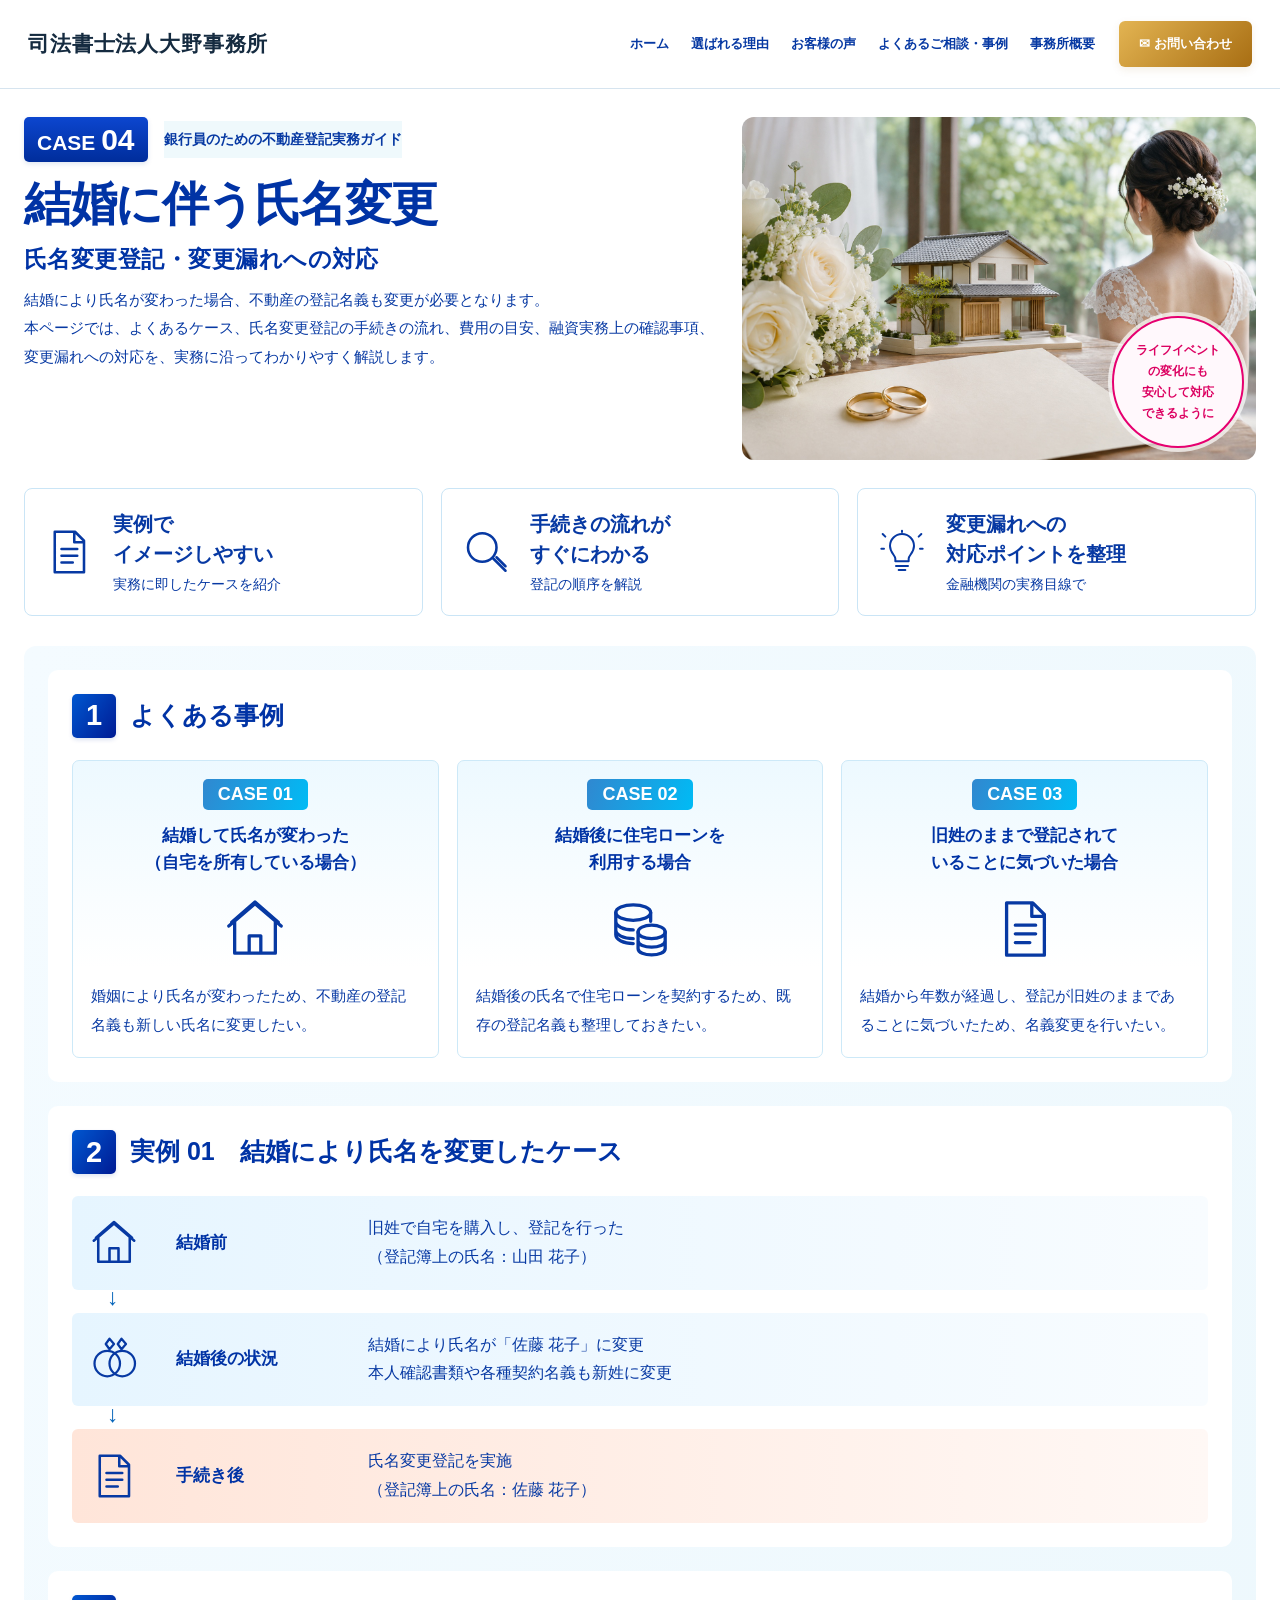
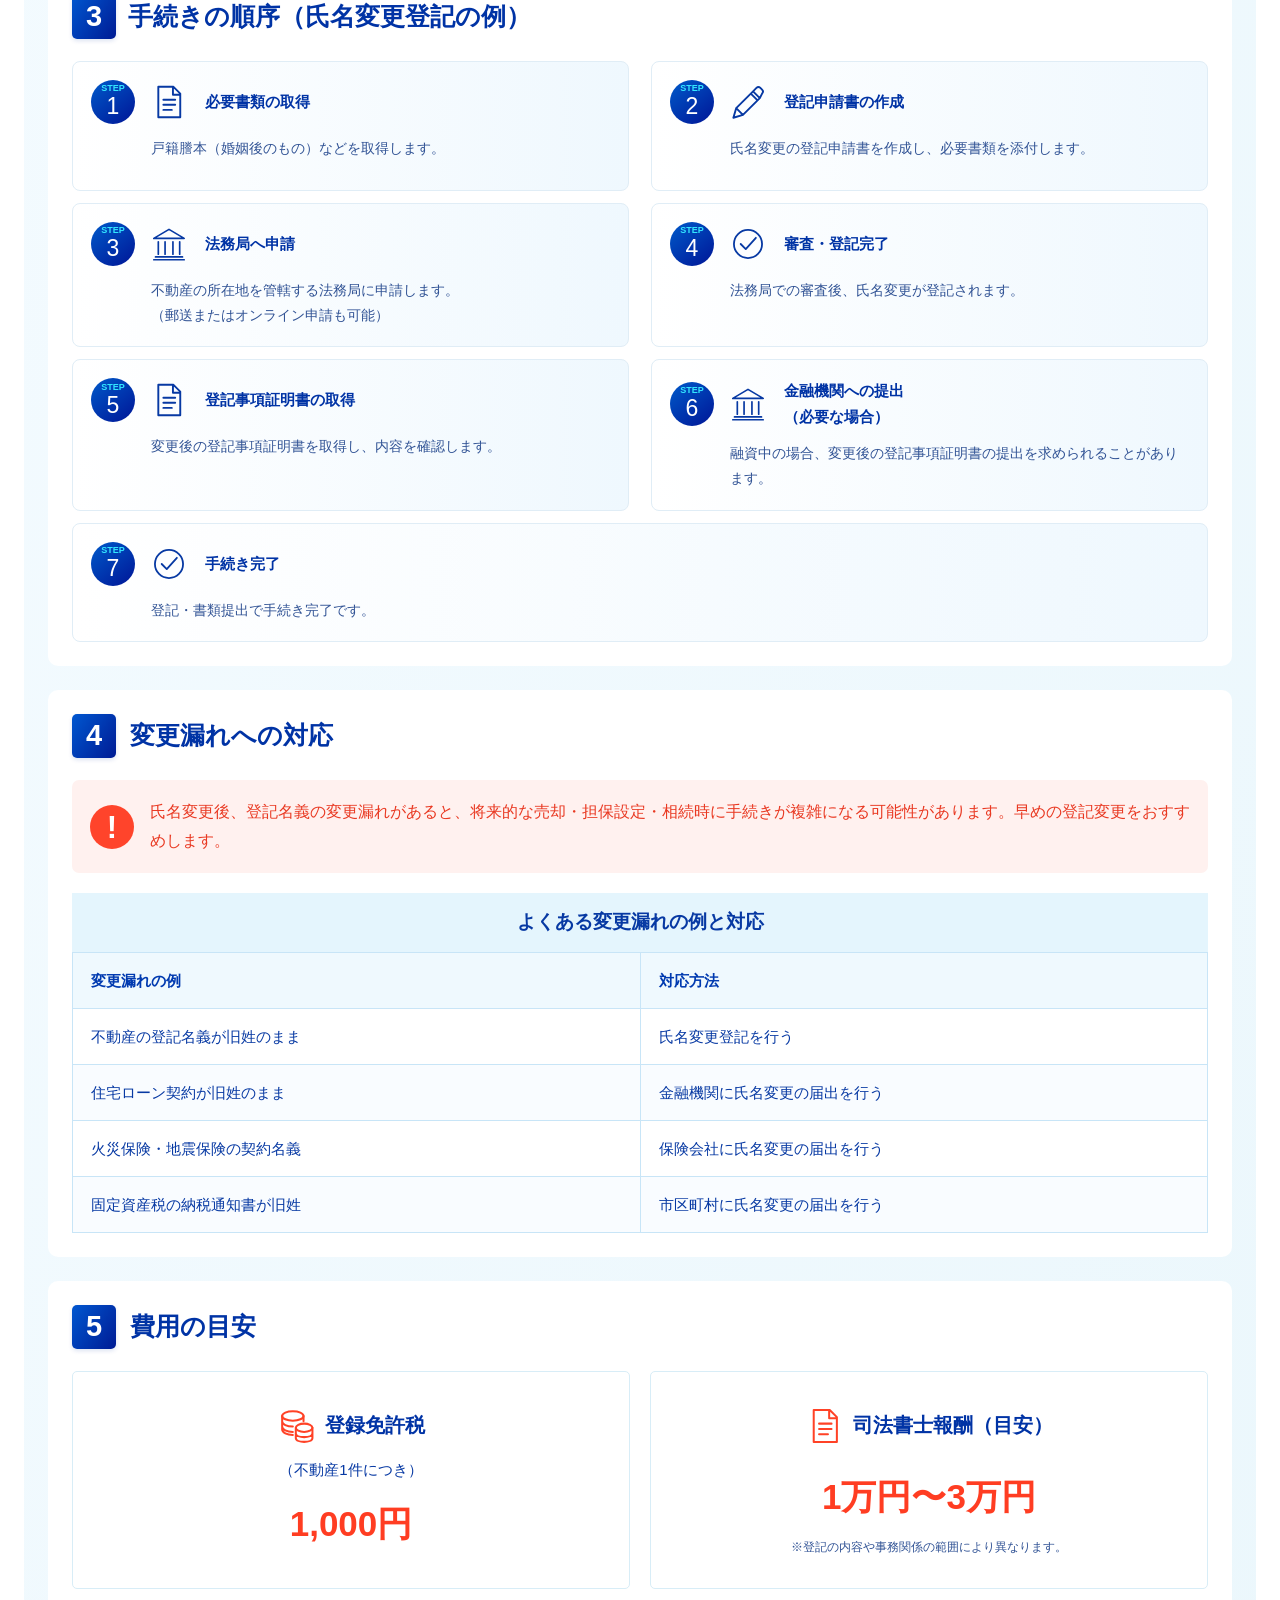
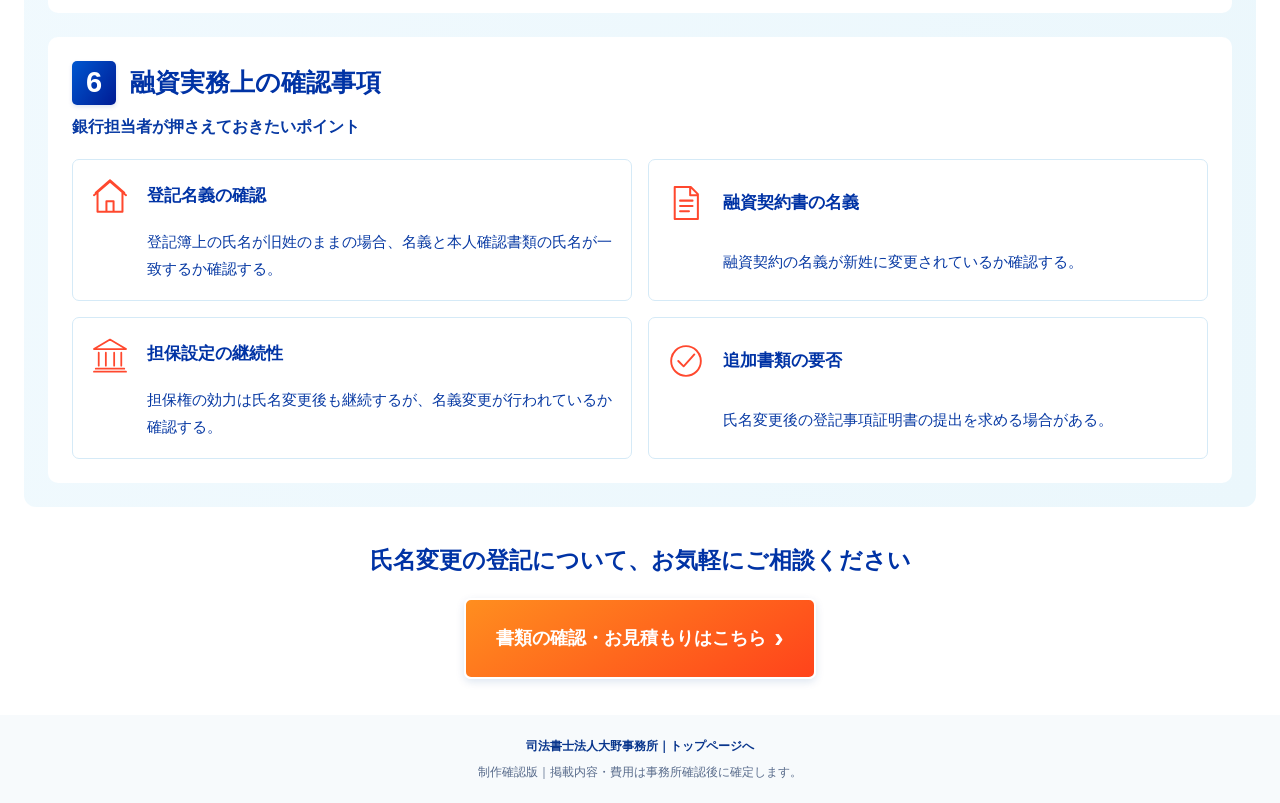
<file: marriage.html>
<!doctype html><html lang="ja"><head><meta charset="utf-8"><meta name="viewport" content="width=device-width,initial-scale=1"><meta name="robots" content="noindex,nofollow"><title>結婚に伴う氏名変更｜司法書士法人大野事務所</title><meta name="description" content="結婚に伴う氏名変更登記の事例・手続きの流れ・費用・変更漏れへの対応をご紹介します。"><link rel="stylesheet" href="assets/style.css"><link rel="stylesheet" href="assets/divorce.css?v=section-order8"><link rel="stylesheet" href="assets/marriage.css?v=3"><script defer src="assets/main.js"></script></head><body class="divorce-page marriage-page"><div class="review">制作確認版 ｜ 掲載内容・連絡先は公開前に確認します</div><header class="header"><div class="header-inner"><a class="brand" href="index.html"><span><strong>司法書士法人大野事務所</strong></span></a><button class="menu hamburger" aria-label="メニューを開く" aria-expanded="false" aria-controls="navigation"><span></span><span></span><span></span></button><nav class="nav" id="navigation" aria-label="メインナビゲーション"><a href="index.html">ホーム</a><a href="index.html#reasons">選ばれる理由</a><a href="index.html#voices">お客様の声</a><a href="index.html#support">よくあるご相談・事例</a><a href="index.html#office">事務所概要</a></nav><a class="btn" href="contact.html?subject=change">✉ お問い合わせ</a></div></header><a class="skip-link" href="#main">本文へ移動</a><main id="main" class="d-main"><section class="d-hero"><div class="d-hero-copy"><p class="d-eyebrow"><b>CASE <strong>04</strong></b><span>銀行員のための不動産登記実務ガイド</span></p><h1>結婚に伴う氏名変更</h1><h2>氏名変更登記・変更漏れへの対応</h2><p class="d-intro">結婚により氏名が変わった場合、不動産の登記名義も変更が必要となります。<br>本ページでは、よくあるケース、氏名変更登記の手続きの流れ、費用の目安、融資実務上の確認事項、変更漏れへの対応を、実務に沿ってわかりやすく解説します。</p></div><div class="m-hero-visual"><img class="d-hero-photo" src="assets/marriage-hero.jpg" alt="結婚指輪と花束、住宅模型と花嫁の後ろ姿" width="1536" height="1024"><div class="d-badge"><span>ライフイベント</span><span>の変化にも</span><span>安心して対応</span><span>できるように</span></div></div></section><nav class="m-highlights" aria-label="ページの見どころ"><a href="#example"><svg class="d-icon" viewBox="0 0 64 64" fill="none" stroke="currentColor" stroke-width="3.4" stroke-linecap="round" stroke-linejoin="round" aria-hidden="true"><path d="M13 5h27l12 12v42H13ZM39 5v14h13M22 28h21M22 37h21M22 46h15"/></svg><span><strong>実例で<br>イメージしやすい</strong><small>実務に即したケースを紹介</small></span></a><a href="#flow"><svg class="d-icon" viewBox="0 0 64 64" fill="none" stroke="currentColor" stroke-width="3.4" stroke-linecap="round" stroke-linejoin="round" aria-hidden="true"><circle cx="27" cy="26" r="19"/><path d="m41 40 17 17m-12-18 12 12"/></svg><span><strong>手続きの流れが<br>すぐにわかる</strong><small>登記の順序を解説</small></span></a><a href="#omissions"><svg class="d-icon" viewBox="-4 -4 72 72" fill="none" stroke="currentColor" stroke-width="3" stroke-linecap="round" stroke-linejoin="round" aria-hidden="true"><path d="M22 46v-4c0-5-8-9-8-19a18 18 0 0 1 36 0c0 10-8 14-8 19v4ZM23 53h18M27 59h10M32 2V0M7 9l-4-4m54 4 4-4M5 27H1m58 0h4"/></svg><span><strong>変更漏れへの<br>対応ポイントを整理</strong><small>金融機関の実務目線で</small></span></a></nav><div class="m-sections"><section class="m-panel" id="cases"><h2 class="d-heading"><span>1</span>よくある事例</h2><div class="m-cases"><article><b class="m-case-label">CASE 01</b><h3>結婚して氏名が変わった<br>（自宅を所有している場合）</h3><svg class="d-icon" viewBox="0 0 64 64" fill="none" stroke="currentColor" stroke-width="3.4" stroke-linecap="round" stroke-linejoin="round" aria-hidden="true"><path d="M5 29 32 6l27 23M11 25v32h42V25M26 57V39h12v18M8 25 32 4l24 21"/></svg><p>婚姻により氏名が変わったため、不動産の登記名義も新しい氏名に変更したい。</p></article><article><b class="m-case-label">CASE 02</b><h3>結婚後に住宅ローンを<br>利用する場合</h3><svg class="d-icon" viewBox="0 0 64 64" fill="none" stroke="currentColor" stroke-width="3.4" stroke-linecap="round" stroke-linejoin="round" aria-hidden="true"><ellipse cx="25" cy="15" rx="18" ry="8"/><path d="M7 15v23c0 5 8 9 18 9M7 24c0 5 8 9 18 9M7 33c0 5 8 9 18 9M43 15v9"/><ellipse cx="44" cy="35" rx="14" ry="7"/><path d="M30 35v17c0 9 28 9 28 0V35M30 44c0 9 28 9 28 0"/></svg><p>結婚後の氏名で住宅ローンを契約するため、既存の登記名義も整理しておきたい。</p></article><article><b class="m-case-label">CASE 03</b><h3>旧姓のままで登記されて<br>いることに気づいた場合</h3><svg class="d-icon" viewBox="0 0 64 64" fill="none" stroke="currentColor" stroke-width="3.4" stroke-linecap="round" stroke-linejoin="round" aria-hidden="true"><path d="M13 5h27l12 12v42H13ZM39 5v14h13M22 28h21M22 37h21M22 46h15"/></svg><p>結婚から年数が経過し、登記が旧姓のままであることに気づいたため、名義変更を行いたい。</p></article></div></section><section class="m-panel" id="example"><h2 class="d-heading"><span>2</span>実例 01　結婚により氏名を変更したケース</h2><div class="m-example"><article><svg class="d-icon" viewBox="0 0 64 64" fill="none" stroke="currentColor" stroke-width="3.4" stroke-linecap="round" stroke-linejoin="round" aria-hidden="true"><path d="M5 29 32 6l27 23M11 25v32h42V25M26 57V39h12v18M8 25 32 4l24 21"/></svg><h3>結婚前</h3><p>旧姓で自宅を購入し、登記を行った<br>（登記簿上の氏名：山田 花子）</p></article><article><svg class="d-icon" viewBox="0 0 64 64" fill="none" stroke="currentColor" stroke-width="3" stroke-linecap="round" stroke-linejoin="round" aria-hidden="true"><circle cx="23" cy="38" r="17"/><circle cx="43" cy="38" r="17"/><path d="m21 12 5-7 6 7-6 7Zm16 0 5-7 6 7-6 7Z"/></svg><h3>結婚後の状況</h3><p>結婚により氏名が「佐藤 花子」に変更<br>本人確認書類や各種契約名義も新姓に変更</p></article><article><svg class="d-icon" viewBox="0 0 64 64" fill="none" stroke="currentColor" stroke-width="3.4" stroke-linecap="round" stroke-linejoin="round" aria-hidden="true"><path d="M13 5h27l12 12v42H13ZM39 5v14h13M22 28h21M22 37h21M22 46h15"/></svg><h3>手続き後</h3><p>氏名変更登記を実施<br>（登記簿上の氏名：佐藤 花子）</p></article></div></section><section class="m-panel d-flow" id="flow"><h2 class="d-heading"><span>3</span>手続きの順序（氏名変更登記の例）</h2><ol><li><span class="d-step"><small>STEP</small>1</span><svg class="d-icon" viewBox="0 0 64 64" fill="none" stroke="currentColor" stroke-width="3.4" stroke-linecap="round" stroke-linejoin="round" aria-hidden="true"><path d="M13 5h27l12 12v42H13ZM39 5v14h13M22 28h21M22 37h21M22 46h15"/></svg><h3>必要書類の取得</h3><p>戸籍謄本（婚姻後のもの）などを取得します。</p></li><li><span class="d-step"><small>STEP</small>2</span><svg class="d-icon" viewBox="0 0 64 64" fill="none" stroke="currentColor" stroke-width="3.4" stroke-linecap="round" stroke-linejoin="round" aria-hidden="true"><path d="m11 43 30-30 12 12-30 30-17 5Zm0 0 12 12M37 17l12 12M41 13l6-6a5 5 0 0 1 7 0l3 3a5 5 0 0 1 0 7l-4 8"/></svg><h3>登記申請書の作成</h3><p>氏名変更の登記申請書を作成し、必要書類を添付します。</p></li><li><span class="d-step"><small>STEP</small>3</span><svg class="d-icon" viewBox="0 0 64 64" fill="none" stroke="currentColor" stroke-width="3" stroke-linecap="round" stroke-linejoin="round" aria-hidden="true"><path d="m5 22 27-16 27 16H5ZM8 55h48M5 60h54M13 28v22m12-22v22m14-22v22m12-22v22"/></svg><h3>法務局へ申請</h3><p>不動産の所在地を管轄する法務局に申請します。<br>（郵送またはオンライン申請も可能）</p></li><li><span class="d-step"><small>STEP</small>4</span><svg class="d-icon" viewBox="0 0 64 64" fill="none" stroke="currentColor" stroke-width="3.2" stroke-linecap="round" stroke-linejoin="round" aria-hidden="true"><circle cx="32" cy="32" r="25"/><path d="m19 32 9 9 18-20"/></svg><h3>審査・登記完了</h3><p>法務局での審査後、氏名変更が登記されます。</p></li><li><span class="d-step"><small>STEP</small>5</span><svg class="d-icon" viewBox="0 0 64 64" fill="none" stroke="currentColor" stroke-width="3.4" stroke-linecap="round" stroke-linejoin="round" aria-hidden="true"><path d="M13 5h27l12 12v42H13ZM39 5v14h13M22 28h21M22 37h21M22 46h15"/></svg><h3>登記事項証明書の取得</h3><p>変更後の登記事項証明書を取得し、内容を確認します。</p></li><li><span class="d-step"><small>STEP</small>6</span><svg class="d-icon" viewBox="0 0 64 64" fill="none" stroke="currentColor" stroke-width="3" stroke-linecap="round" stroke-linejoin="round" aria-hidden="true"><path d="m5 22 27-16 27 16H5ZM8 55h48M5 60h54M13 28v22m12-22v22m14-22v22m12-22v22"/></svg><h3>金融機関への提出<br>（必要な場合）</h3><p>融資中の場合、変更後の登記事項証明書の提出を求められることがあります。</p></li><li><span class="d-step"><small>STEP</small>7</span><svg class="d-icon" viewBox="0 0 64 64" fill="none" stroke="currentColor" stroke-width="3.2" stroke-linecap="round" stroke-linejoin="round" aria-hidden="true"><circle cx="32" cy="32" r="25"/><path d="m19 32 9 9 18-20"/></svg><h3>手続き完了</h3><p>登記・書類提出で手続き完了です。</p></li></ol></section><section class="m-panel" id="omissions"><h2 class="d-heading"><span>4</span>変更漏れへの対応</h2><aside class="m-warning"><b aria-hidden="true">!</b><p>氏名変更後、登記名義の変更漏れがあると、将来的な売却・担保設定・相続時に手続きが複雑になる可能性があります。早めの登記変更をおすすめします。</p></aside><table class="m-table"><caption>よくある変更漏れの例と対応</caption><thead><tr><th>変更漏れの例</th><th>対応方法</th></tr></thead><tbody><tr><td>不動産の登記名義が旧姓のまま</td><td>氏名変更登記を行う</td></tr><tr><td>住宅ローン契約が旧姓のまま</td><td>金融機関に氏名変更の届出を行う</td></tr><tr><td>火災保険・地震保険の契約名義</td><td>保険会社に氏名変更の届出を行う</td></tr><tr><td>固定資産税の納税通知書が旧姓</td><td>市区町村に氏名変更の届出を行う</td></tr></tbody></table></section><section class="m-panel d-cost" id="cost"><h2 class="d-heading"><span>5</span>費用の目安</h2><div class="d-cost-grid"><article><h3><svg class="d-icon" viewBox="0 0 64 64" fill="none" stroke="currentColor" stroke-width="3.4" stroke-linecap="round" stroke-linejoin="round" aria-hidden="true"><ellipse cx="25" cy="15" rx="18" ry="8"/><path d="M7 15v23c0 5 8 9 18 9M7 24c0 5 8 9 18 9M7 33c0 5 8 9 18 9M43 15v9"/><ellipse cx="44" cy="35" rx="14" ry="7"/><path d="M30 35v17c0 9 28 9 28 0V35M30 44c0 9 28 9 28 0"/></svg>登録免許税</h3><p>（不動産1件につき）</p><p class="d-price">1,000円</p></article><article><h3><svg class="d-icon" viewBox="0 0 64 64" fill="none" stroke="currentColor" stroke-width="3.4" stroke-linecap="round" stroke-linejoin="round" aria-hidden="true"><path d="M13 5h27l12 12v42H13ZM39 5v14h13M22 28h21M22 37h21M22 46h15"/></svg>司法書士報酬（目安）</h3><p class="d-price d-range">1万円〜3万円</p><p class="d-note">※登記の内容や事務関係の範囲により異なります。</p></article></div></section><section class="m-panel" id="checks"><h2 class="d-heading"><span>6</span>融資実務上の確認事項</h2><p class="m-subtitle">銀行担当者が押さえておきたいポイント</p><div class="m-checks"><article><svg class="d-icon" viewBox="0 0 64 64" fill="none" stroke="currentColor" stroke-width="3.4" stroke-linecap="round" stroke-linejoin="round" aria-hidden="true"><path d="M5 29 32 6l27 23M11 25v32h42V25M26 57V39h12v18M8 25 32 4l24 21"/></svg><h3>登記名義の確認</h3><p>登記簿上の氏名が旧姓のままの場合、名義と本人確認書類の氏名が一致するか確認する。</p></article><article><svg class="d-icon" viewBox="0 0 64 64" fill="none" stroke="currentColor" stroke-width="3.4" stroke-linecap="round" stroke-linejoin="round" aria-hidden="true"><path d="M13 5h27l12 12v42H13ZM39 5v14h13M22 28h21M22 37h21M22 46h15"/></svg><h3>融資契約書の名義</h3><p>融資契約の名義が新姓に変更されているか確認する。</p></article><article><svg class="d-icon" viewBox="0 0 64 64" fill="none" stroke="currentColor" stroke-width="3" stroke-linecap="round" stroke-linejoin="round" aria-hidden="true"><path d="m5 22 27-16 27 16H5ZM8 55h48M5 60h54M13 28v22m12-22v22m14-22v22m12-22v22"/></svg><h3>担保設定の継続性</h3><p>担保権の効力は氏名変更後も継続するが、名義変更が行われているか確認する。</p></article><article><svg class="d-icon" viewBox="0 0 64 64" fill="none" stroke="currentColor" stroke-width="3.2" stroke-linecap="round" stroke-linejoin="round" aria-hidden="true"><circle cx="32" cy="32" r="25"/><path d="m19 32 9 9 18-20"/></svg><h3>追加書類の要否</h3><p>氏名変更後の登記事項証明書の提出を求める場合がある。</p></article></div></section></div><section class="m-contact"><h2>氏名変更の登記について、お気軽にご相談ください</h2><a class="d-cta" href="contact.html?subject=change">書類の確認・お見積もりはこちら <b>›</b></a></section></main><footer class="d-footer"><a href="index.html">司法書士法人大野事務所｜トップページへ</a><p>制作確認版｜掲載内容・費用は事務所確認後に確定します。</p></footer></body></html>
</file>
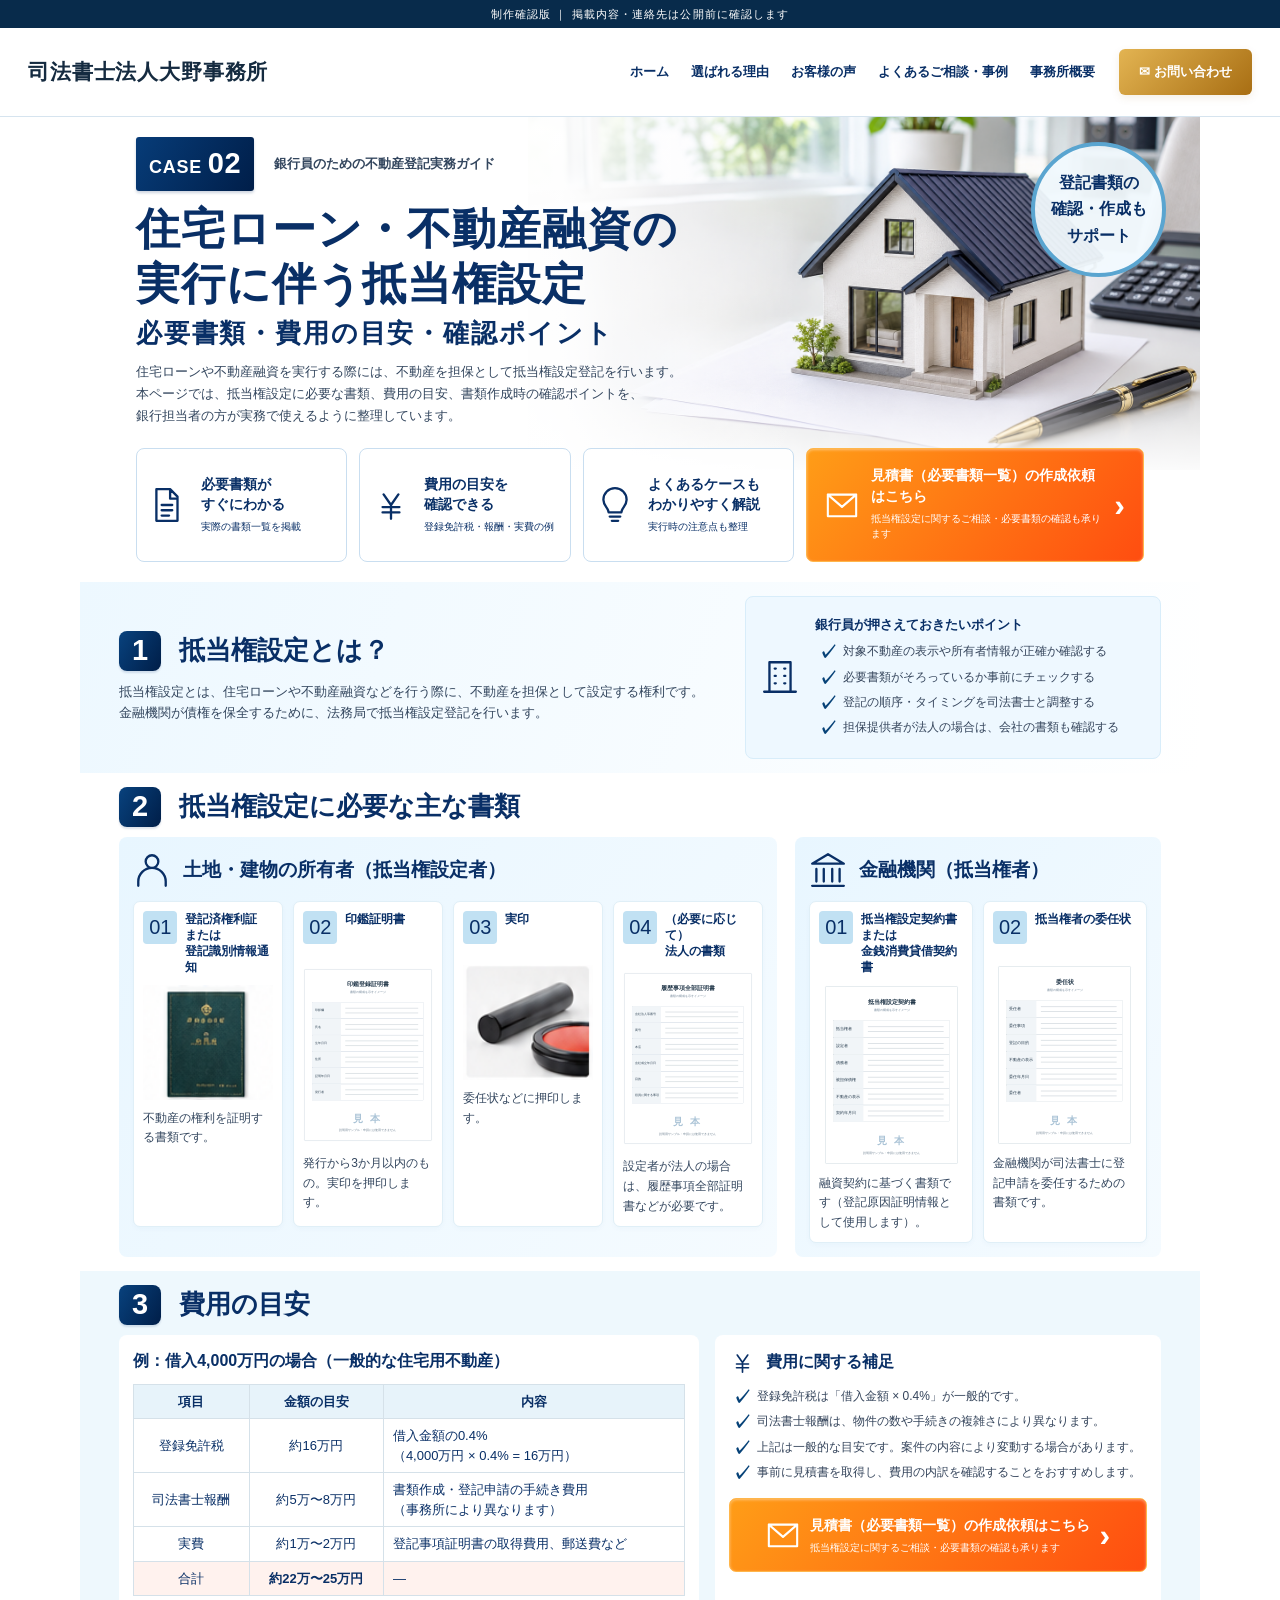
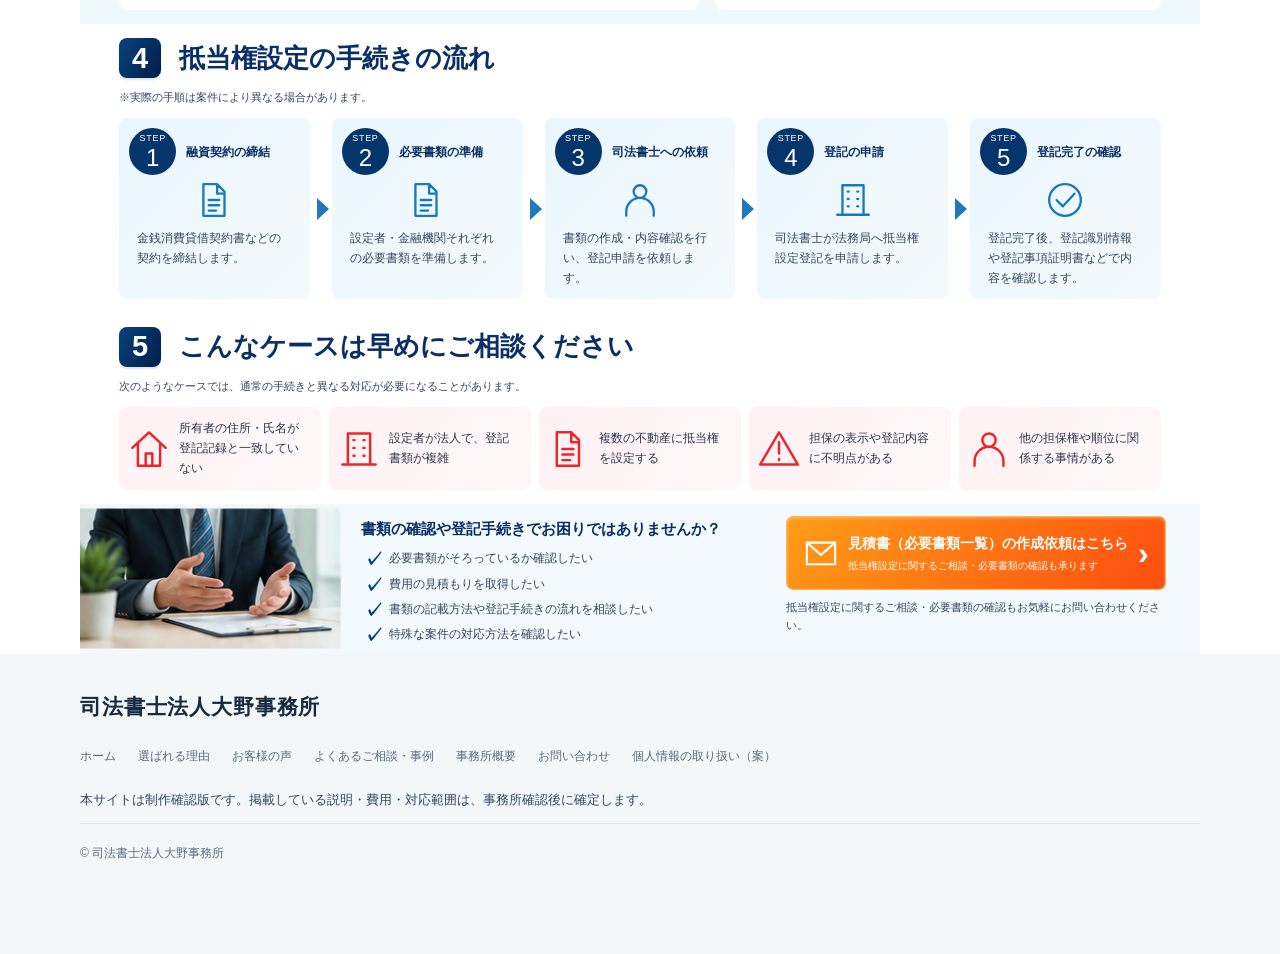
<file: mortgage.html>
<!doctype html><html lang="ja"><head><meta charset="utf-8"><meta name="viewport" content="width=device-width,initial-scale=1"><meta name="robots" content="noindex,nofollow"><meta name="description" content="銀行・信用金庫の融資業務を、司法書士の専門知識でサポート。司法書士法人大野事務所の制作確認版です。"><title>住宅ローン・不動産融資の実行に伴う抵当権設定｜司法書士法人大野事務所</title><link rel="stylesheet" href="assets/style.css"><link rel="stylesheet" href="assets/cancel.css?v=close2"><script defer src="assets/main.js"></script><link rel="stylesheet" href="assets/mortgage.css?v=clear-docs1"></head><body class="cancel-page mortgage-page"><div class="review">制作確認版 ｜ 掲載内容・連絡先は公開前に確認します</div><header class="header"><div class="header-inner"><a class="brand" href="index.html"><span><strong>司法書士法人大野事務所</strong></span></a><button class="menu hamburger" aria-label="メニューを開く" aria-expanded="false" aria-controls="navigation"><span></span><span></span><span></span></button><nav class="nav" id="navigation" aria-label="メインナビゲーション"><a href="index.html">ホーム</a><a href="index.html#reasons">選ばれる理由</a><a href="index.html#voices">お客様の声</a><a href="index.html#support">よくあるご相談・事例</a><a href="index.html#office">事務所概要</a></nav><a class="btn" href="contact.html?subject=mortgage">✉ お問い合わせ</a></div></header><a class="skip-link" href="#main">本文へ移動</a><main id="main" class="case-main"><section class="case-hero"><img class="hero-art" src="assets/cancel-hero-clean.png" alt="住宅模型と電卓、ペン" width="1536" height="1024"><div class="mortgage-badge">登記書類の<br>確認・作成も<br>サポート</div><div class="hero-content"><p class="case-eyebrow"><b>CASE <strong>02</strong></b><span>銀行員のための不動産登記実務ガイド</span></p><h1>住宅ローン・不動産融資の<br>実行に伴う抵当権設定</h1><h2>必要書類・費用の目安・確認ポイント</h2><p class="hero-intro">住宅ローンや不動産融資を実行する際には、不動産を担保として抵当権設定登記を行います。<br>本ページでは、抵当権設定に必要な書類、費用の目安、書類作成時の確認ポイントを、<br>銀行担当者の方が実務で使えるように整理しています。</p></div><nav class="hero-features" aria-label="ページ内メニュー"><a href="#documents"><svg class="line-icon" viewBox="0 0 36 36" fill="none" stroke="currentColor" stroke-width="2.2" stroke-linecap="round" stroke-linejoin="round" aria-hidden="true"><path d="M7 3h13l7 7v23H7ZM20 3v9h7M12 18h10M12 23h10M12 28h7"/></svg><div><strong>必要書類が<br>すぐにわかる</strong><small>実際の書類一覧を掲載</small></div></a><a href="#costs"><svg class="line-icon" viewBox="0 0 36 36" fill="none" stroke="currentColor" stroke-width="2.2" stroke-linecap="round" stroke-linejoin="round" aria-hidden="true"><path d="M11 8l7 10 7-10M18 18v13M10 20h16M10 25h16"/></svg><div><strong>費用の目安を<br>確認できる</strong><small>登録免許税・報酬・実費の例</small></div></a><a href="#warnings"><svg class="line-icon" viewBox="0 0 36 36" fill="none" stroke="currentColor" stroke-width="2.2" stroke-linecap="round" stroke-linejoin="round" aria-hidden="true"><path d="M12 25c0-4-5-6-5-12a11 11 0 0 1 22 0c0 6-5 8-5 12H12ZM13 29h10M15 33h6M18 2v0"/></svg><div><strong>よくあるケースも<br>わかりやすく解説</strong><small>実行時の注意点も整理</small></div></a><a class="case-cta" href="contact.html?subject=mortgage"><svg class="line-icon" viewBox="0 0 36 36" fill="none" stroke="currentColor" stroke-width="2.2" stroke-linecap="round" stroke-linejoin="round" aria-hidden="true"><path d="M3 7h30v23H3V7Zm0 0 15 13L33 7"/></svg><span>見積書（必要書類一覧）の作成依頼はこちら<small>抵当権設定に関するご相談・必要書類の確認も承ります</small></span><b>›</b></a></nav></section><section class="case-section mortgage-overview"><div><div class="case-heading"><h2><span>1</span>抵当権設定とは？</h2></div><p>抵当権設定とは、住宅ローンや不動産融資などを行う際に、不動産を担保として設定する権利です。<br>金融機関が債権を保全するために、法務局で抵当権設定登記を行います。</p></div><aside class="bank-points"><svg class="line-icon" viewBox="0 0 36 36" fill="none" stroke="currentColor" stroke-width="2.2" stroke-linecap="round" stroke-linejoin="round" aria-hidden="true"><path d="M8 32V4h20v28M3 32h30M13 10h1m8 0h1M13 17h1m8 0h1M13 24h1m8 0h1"/></svg><div><strong>銀行員が押さえておきたいポイント</strong><ul class="case-checks"><li>対象不動産の表示や所有者情報が正確か確認する</li><li>必要書類がそろっているか事前にチェックする</li><li>登記の順序・タイミングを司法書士と調整する</li><li>担保提供者が法人の場合は、会社の書類も確認する</li></ul></div></aside></section><section class="case-section" id="documents"><div class="case-heading"><h2><span>2</span>抵当権設定に必要な主な書類</h2></div><div class="document-groups"><div class="document-group"><h3><svg class="line-icon" viewBox="0 0 36 36" fill="none" stroke="currentColor" stroke-width="2.2" stroke-linecap="round" stroke-linejoin="round" aria-hidden="true"><path d="M18 16a6 6 0 1 0 0-12 6 6 0 0 0 0 12ZM5 33v-4a13 13 0 0 1 26 0v4"/></svg>土地・建物の所有者（抵当権設定者）</h3><div class="mortgage-doc-grid"><article class="mortgage-doc"><h4><b>01</b><span>登記済権利証<br>または<br>登記識別情報通知</span></h4><svg class="reference-window" viewBox="75 650 95 110" role="img" aria-label="登記済権利証 または 登記識別情報通知"><image href="assets/reference-mortgage.png" width="1024" height="1536"/></svg><p>不動産の権利を証明する書類です。</p></article><article class="mortgage-doc"><h4><b>02</b><span>印鑑証明書</span></h4><img class="mortgage-document-sample" src="assets/mortgage-samples/seal.svg" alt="印鑑登録証明書の説明用見本" width="720" height="960" loading="lazy"><p>発行から3か月以内のもの。実印を押印します。</p></article><article class="mortgage-doc"><h4><b>03</b><span>実印</span></h4><svg class="reference-window" viewBox="361 651 108 100" role="img" aria-label="実印"><image href="assets/reference-mortgage.png" width="1024" height="1536"/></svg><p>委任状などに押印します。</p></article><article class="mortgage-doc"><h4><b>04</b><span>（必要に応じて）<br>法人の書類</span></h4><img class="mortgage-document-sample" src="assets/mortgage-samples/company.svg" alt="履歴事項全部証明書の説明用見本" width="720" height="960" loading="lazy"><p>設定者が法人の場合は、履歴事項全部証明書などが必要です。</p></article></div></div><div class="document-group"><h3><svg class="line-icon" viewBox="0 0 36 36" fill="none" stroke="currentColor" stroke-width="2.2" stroke-linecap="round" stroke-linejoin="round" aria-hidden="true"><path d="M3 12 18 3l15 9H3ZM7 17v12m7-12v12m8-12v12m7-12v12M3 33h30"/></svg>金融機関（抵当権者）</h3><div class="mortgage-doc-grid"><article class="mortgage-doc"><h4><b>01</b><span>抵当権設定契約書<br>または<br>金銭消費貸借契約書</span></h4><img class="mortgage-document-sample" src="assets/mortgage-samples/agreement.svg" alt="抵当権設定契約書の説明用見本" width="720" height="960" loading="lazy"><p>融資契約に基づく書類です（登記原因証明情報として使用します）。</p></article><article class="mortgage-doc"><h4><b>02</b><span>抵当権者の委任状</span></h4><img class="mortgage-document-sample" src="assets/mortgage-samples/authorization.svg" alt="委任状の説明用見本" width="720" height="960" loading="lazy"><p>金融機関が司法書士に登記申請を委任するための書類です。</p></article></div></div></div></section><section class="case-section cost-section" id="costs"><div class="case-heading"><h2><span>3</span>費用の目安</h2></div><div class="cost-grid"><div class="cost-card"><h3>例：借入4,000万円の場合（一般的な住宅用不動産）</h3><table><thead><tr><th>項目</th><th>金額の目安</th><th>内容</th></tr></thead><tbody><tr><th>登録免許税</th><td>約16万円</td><td>借入金額の0.4%<br>（4,000万円 × 0.4% = 16万円）</td></tr><tr><th>司法書士報酬</th><td>約5万〜8万円</td><td>書類作成・登記申請の手続き費用<br>（事務所により異なります）</td></tr><tr><th>実費</th><td>約1万〜2万円</td><td>登記事項証明書の取得費用、郵送費など</td></tr><tr><th>合計</th><td><strong>約22万〜25万円</strong></td><td>―</td></tr></tbody></table></div><aside class="cost-card"><h3><svg class="line-icon" viewBox="0 0 36 36" fill="none" stroke="currentColor" stroke-width="2.2" stroke-linecap="round" stroke-linejoin="round" aria-hidden="true"><path d="M11 8l7 10 7-10M18 18v13M10 20h16M10 25h16"/></svg>費用に関する補足</h3><ul class="case-checks"><li>登録免許税は「借入金額 × 0.4%」が一般的です。</li><li>司法書士報酬は、物件の数や手続きの複雑さにより異なります。</li><li>上記は一般的な目安です。案件の内容により変動する場合があります。</li><li>事前に見積書を取得し、費用の内訳を確認することをおすすめします。</li></ul><a class="case-cta" href="contact.html?subject=mortgage"><svg class="line-icon" viewBox="0 0 36 36" fill="none" stroke="currentColor" stroke-width="2.2" stroke-linecap="round" stroke-linejoin="round" aria-hidden="true"><path d="M3 7h30v23H3V7Zm0 0 15 13L33 7"/></svg><span>見積書（必要書類一覧）の作成依頼はこちら<small>抵当権設定に関するご相談・必要書類の確認も承ります</small></span><b>›</b></a></aside></div></section><section class="case-section" id="flow"><div class="case-heading"><h2><span>4</span>抵当権設定の手続きの流れ</h2></div><p class="flow-note">※実際の手順は案件により異なる場合があります。</p><ol class="flow-grid"><li><div><span class="step-badge"><small>STEP</small>1</span><h3>融資契約の締結</h3></div><svg class="line-icon" viewBox="0 0 36 36" fill="none" stroke="currentColor" stroke-width="2.2" stroke-linecap="round" stroke-linejoin="round" aria-hidden="true"><path d="M7 3h13l7 7v23H7ZM20 3v9h7M12 18h10M12 23h10M12 28h7"/></svg><p>金銭消費貸借契約書などの契約を締結します。</p></li><li><div><span class="step-badge"><small>STEP</small>2</span><h3>必要書類の準備</h3></div><svg class="line-icon" viewBox="0 0 36 36" fill="none" stroke="currentColor" stroke-width="2.2" stroke-linecap="round" stroke-linejoin="round" aria-hidden="true"><path d="M7 3h13l7 7v23H7ZM20 3v9h7M12 18h10M12 23h10M12 28h7"/></svg><p>設定者・金融機関それぞれの必要書類を準備します。</p></li><li><div><span class="step-badge"><small>STEP</small>3</span><h3>司法書士への依頼</h3></div><svg class="line-icon" viewBox="0 0 36 36" fill="none" stroke="currentColor" stroke-width="2.2" stroke-linecap="round" stroke-linejoin="round" aria-hidden="true"><path d="M18 16a6 6 0 1 0 0-12 6 6 0 0 0 0 12ZM5 33v-4a13 13 0 0 1 26 0v4"/></svg><p>書類の作成・内容確認を行い、登記申請を依頼します。</p></li><li><div><span class="step-badge"><small>STEP</small>4</span><h3>登記の申請</h3></div><svg class="line-icon" viewBox="0 0 36 36" fill="none" stroke="currentColor" stroke-width="2.2" stroke-linecap="round" stroke-linejoin="round" aria-hidden="true"><path d="M8 32V4h20v28M3 32h30M13 10h1m8 0h1M13 17h1m8 0h1M13 24h1m8 0h1"/></svg><p>司法書士が法務局へ抵当権設定登記を申請します。</p></li><li><div><span class="step-badge"><small>STEP</small>5</span><h3>登記完了の確認</h3></div><svg class="line-icon" viewBox="0 0 36 36" fill="none" stroke="currentColor" stroke-width="2.2" stroke-linecap="round" stroke-linejoin="round" aria-hidden="true"><path d="M33 18a15 15 0 1 1-30 0 15 15 0 0 1 30 0ZM10 18l6 6 11-12"/></svg><p>登記完了後、登記識別情報や登記事項証明書などで内容を確認します。</p></li></ol></section><section class="case-section" id="warnings"><div class="case-heading"><h2><span>5</span>こんなケースは早めにご相談ください</h2></div><p class="flow-note">次のようなケースでは、通常の手続きと異なる対応が必要になることがあります。</p><ul class="warning-grid"><li><svg class="line-icon" viewBox="0 0 36 36" fill="none" stroke="currentColor" stroke-width="2.2" stroke-linecap="round" stroke-linejoin="round" aria-hidden="true"><path d="M3 17 18 3l15 14M8 13v20h20V13M15 33V22h6v11"/></svg><span>所有者の住所・氏名が登記記録と一致していない</span></li><li><svg class="line-icon" viewBox="0 0 36 36" fill="none" stroke="currentColor" stroke-width="2.2" stroke-linecap="round" stroke-linejoin="round" aria-hidden="true"><path d="M8 32V4h20v28M3 32h30M13 10h1m8 0h1M13 17h1m8 0h1M13 24h1m8 0h1"/></svg><span>設定者が法人で、登記書類が複雑</span></li><li><svg class="line-icon" viewBox="0 0 36 36" fill="none" stroke="currentColor" stroke-width="2.2" stroke-linecap="round" stroke-linejoin="round" aria-hidden="true"><path d="M7 3h13l7 7v23H7ZM20 3v9h7M12 18h10M12 23h10M12 28h7"/></svg><span>複数の不動産に抵当権を設定する</span></li><li><svg class="line-icon" viewBox="0 0 36 36" fill="none" stroke="currentColor" stroke-width="2.2" stroke-linecap="round" stroke-linejoin="round" aria-hidden="true"><path d="M18 3 1 32h34L18 3Zm0 9v10m0 5v1"/></svg><span>担保の表示や登記内容に不明点がある</span></li><li><svg class="line-icon" viewBox="0 0 36 36" fill="none" stroke="currentColor" stroke-width="2.2" stroke-linecap="round" stroke-linejoin="round" aria-hidden="true"><path d="M18 16a6 6 0 1 0 0-12 6 6 0 0 0 0 12ZM5 33v-4a13 13 0 0 1 26 0v4"/></svg><span>他の担保権や順位に関係する事情がある</span></li></ul></section><section class="mortgage-contact"><div class="contact-photo"><svg class="reference-window" viewBox="0 1400 255 136" role="img" aria-label="書類の相談に応じる司法書士"><image href="assets/reference-mortgage.png" width="1024" height="1536"/></svg></div><div><h3>書類の確認や登記手続きでお困りではありませんか？</h3><ul class="case-checks"><li>必要書類がそろっているか確認したい</li><li>費用の見積もりを取得したい</li><li>書類の記載方法や登記手続きの流れを相談したい</li><li>特殊な案件の対応方法を確認したい</li></ul></div><div><a class="case-cta" href="contact.html?subject=mortgage"><svg class="line-icon" viewBox="0 0 36 36" fill="none" stroke="currentColor" stroke-width="2.2" stroke-linecap="round" stroke-linejoin="round" aria-hidden="true"><path d="M3 7h30v23H3V7Zm0 0 15 13L33 7"/></svg><span>見積書（必要書類一覧）の作成依頼はこちら<small>抵当権設定に関するご相談・必要書類の確認も承ります</small></span><b>›</b></a><p>抵当権設定に関するご相談・必要書類の確認もお気軽にお問い合わせください。</p></div></section></main><footer class="footer"><div class="wrap"><a class="brand" href="index.html"><span><strong>司法書士法人大野事務所</strong></span></a><div class="footer-links"><a href="index.html">ホーム</a><a href="index.html#reasons">選ばれる理由</a><a href="index.html#voices">お客様の声</a><a href="index.html#support">よくあるご相談・事例</a><a href="index.html#office">事務所概要</a><a href="contact.html?subject=mortgage">お問い合わせ</a><a href="contact.html#privacy">個人情報の取り扱い（案）</a></div><p>本サイトは制作確認版です。掲載している説明・費用・対応範囲は、事務所確認後に確定します。</p><div class="copyright">© 司法書士法人大野事務所</div></div></footer></body></html>
</file>
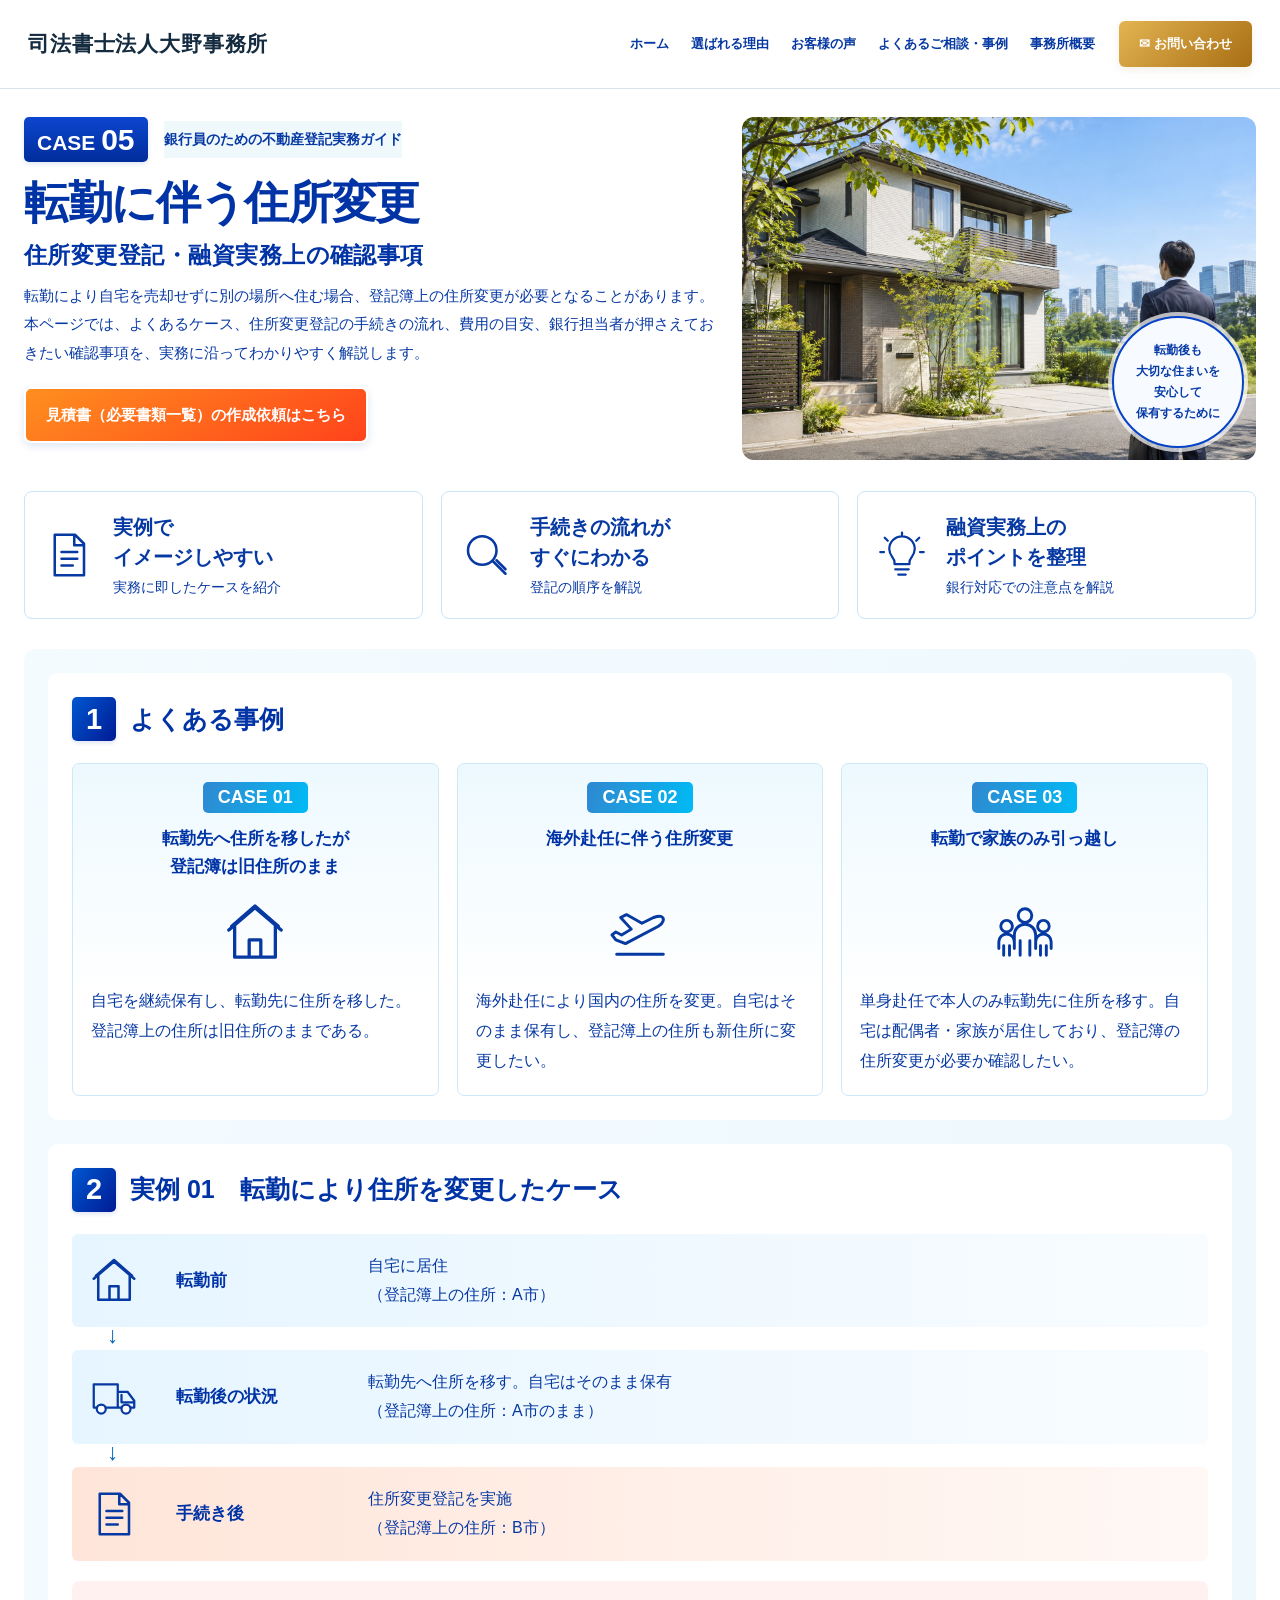
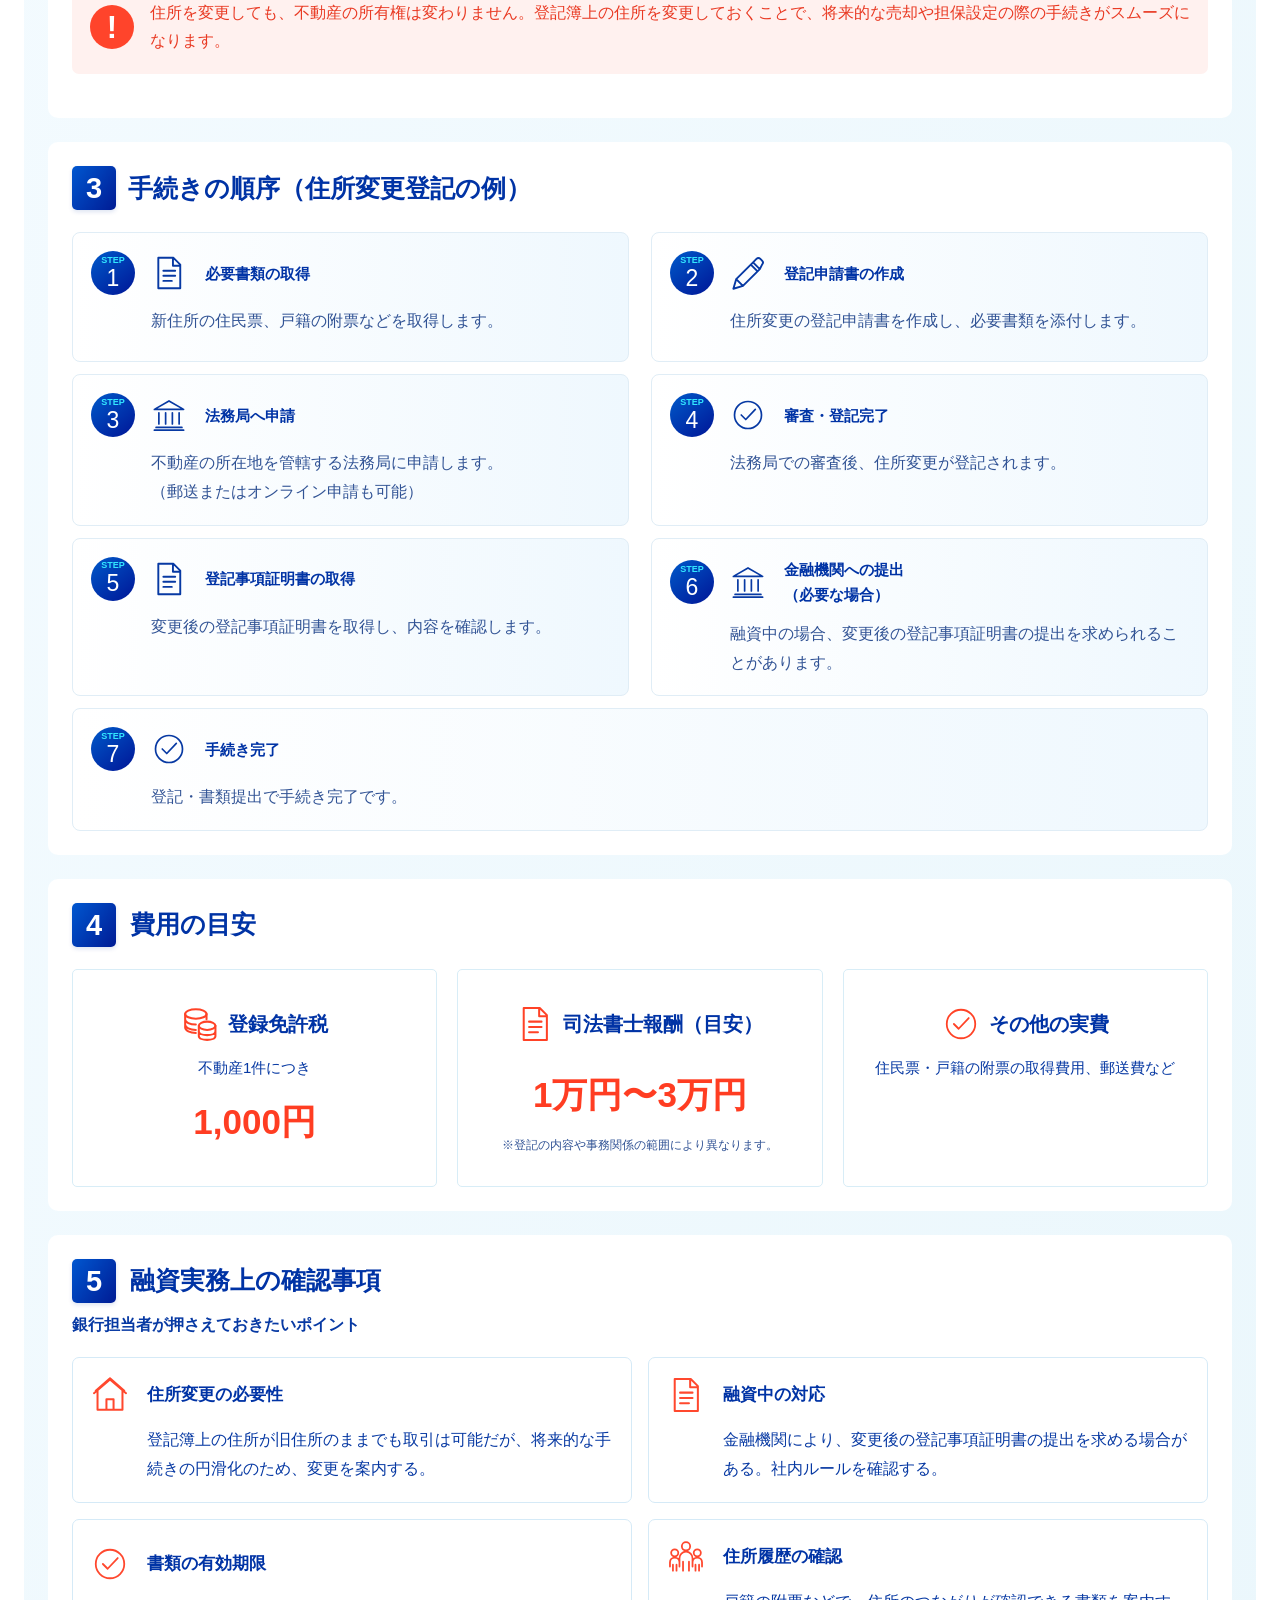
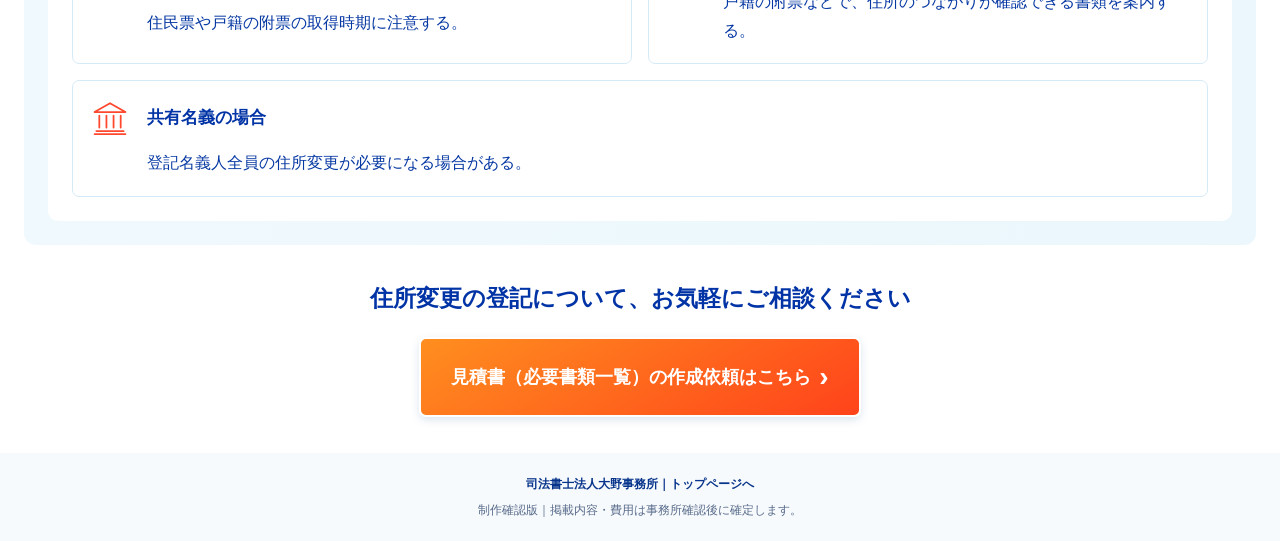
<file: relocation.html>
<!doctype html><html lang="ja"><head><meta charset="utf-8"><meta name="viewport" content="width=device-width,initial-scale=1"><meta name="robots" content="noindex,nofollow"><title>転勤に伴う住所変更｜司法書士法人大野事務所</title><meta name="description" content="転勤に伴う住所変更登記の事例・手続きの流れ・費用・融資実務上の確認事項をご紹介します。"><link rel="stylesheet" href="assets/style.css"><link rel="stylesheet" href="assets/divorce.css?v=section-order8"><link rel="stylesheet" href="assets/marriage.css?v=3"><script defer src="assets/main.js"></script><link rel="stylesheet" href="assets/relocation.css?v=2"></head><body class="divorce-page marriage-page relocation-page"><div class="review">制作確認版 ｜ 掲載内容・連絡先は公開前に確認します</div><header class="header"><div class="header-inner"><a class="brand" href="index.html"><span><strong>司法書士法人大野事務所</strong></span></a><button class="menu hamburger" aria-label="メニューを開く" aria-expanded="false" aria-controls="navigation"><span></span><span></span><span></span></button><nav class="nav" id="navigation" aria-label="メインナビゲーション"><a href="index.html">ホーム</a><a href="index.html#reasons">選ばれる理由</a><a href="index.html#voices">お客様の声</a><a href="index.html#support">よくあるご相談・事例</a><a href="index.html#office">事務所概要</a></nav><a class="btn" href="contact.html?subject=relocation">✉ お問い合わせ</a></div></header><a class="skip-link" href="#main">本文へ移動</a><main id="main" class="d-main"><section class="d-hero"><div class="d-hero-copy"><p class="d-eyebrow"><b>CASE <strong>05</strong></b><span>銀行員のための不動産登記実務ガイド</span></p><h1>転勤に伴う住所変更</h1><h2>住所変更登記・融資実務上の確認事項</h2><p class="d-intro">転勤により自宅を売却せずに別の場所へ住む場合、登記簿上の住所変更が必要となることがあります。<br>本ページでは、よくあるケース、住所変更登記の手続きの流れ、費用の目安、銀行担当者が押さえておきたい確認事項を、実務に沿ってわかりやすく解説します。</p><a class="d-cta r-hero-cta" href="contact.html?subject=relocation">見積書（必要書類一覧）の作成依頼はこちら</a></div><div class="m-hero-visual"><img class="d-hero-photo" src="assets/relocation-hero.jpg" alt="住宅と街並みを前に立つビジネスマンの後ろ姿" width="1536" height="1024"><div class="d-badge"><span>転勤後も</span><span>大切な住まいを</span><span>安心して</span><span>保有するために</span></div></div></section><nav class="m-highlights" aria-label="ページの見どころ"><a href="#example"><svg class="d-icon" viewBox="0 0 64 64" fill="none" stroke="currentColor" stroke-width="3.4" stroke-linecap="round" stroke-linejoin="round" aria-hidden="true"><path d="M13 5h27l12 12v42H13ZM39 5v14h13M22 28h21M22 37h21M22 46h15"/></svg><span><strong>実例で<br>イメージしやすい</strong><small>実務に即したケースを紹介</small></span></a><a href="#flow"><svg class="d-icon" viewBox="0 0 64 64" fill="none" stroke="currentColor" stroke-width="3.4" stroke-linecap="round" stroke-linejoin="round" aria-hidden="true"><circle cx="27" cy="26" r="19"/><path d="m41 40 17 17m-12-18 12 12"/></svg><span><strong>手続きの流れが<br>すぐにわかる</strong><small>登記の順序を解説</small></span></a><a href="#checks"><svg class="d-icon" viewBox="0 0 64 64" fill="none" stroke="currentColor" stroke-width="3" stroke-linecap="round" stroke-linejoin="round" aria-hidden="true"><path d="M22 44v-3c0-5-7-8-7-17a17 17 0 0 1 34 0c0 9-7 12-7 17v3ZM23 51h18M27 58h10M32 2v3M9 9l4 4m38 0 4-4M3 28h5m48 0h5"/></svg><span><strong>融資実務上の<br>ポイントを整理</strong><small>銀行対応での注意点を解説</small></span></a></nav><div class="m-sections"><section class="m-panel" id="cases"><h2 class="d-heading"><span>1</span>よくある事例</h2><div class="m-cases"><article><b class="m-case-label">CASE 01</b><h3>転勤先へ住所を移したが<br>登記簿は旧住所のまま</h3><svg class="d-icon" viewBox="0 0 64 64" fill="none" stroke="currentColor" stroke-width="3.4" stroke-linecap="round" stroke-linejoin="round" aria-hidden="true"><path d="M5 29 32 6l27 23M11 25v32h42V25M26 57V39h12v18M8 25 32 4l24 21"/></svg><p>自宅を継続保有し、転勤先に住所を移した。登記簿上の住所は旧住所のままである。</p></article><article><b class="m-case-label">CASE 02</b><h3>海外赴任に伴う住所変更</h3><svg class="d-icon" viewBox="0 0 64 64" fill="none" stroke="currentColor" stroke-width="3" stroke-linecap="round" stroke-linejoin="round" aria-hidden="true"><path d="m7 39 10 4 34-18c5-3 7-8 3-10-2-1-5 0-8 1L34 22 18 13l-6 3 11 12-10 6-6-3-4 3 4 5Z"/><path d="M8 54h48"/></svg><p>海外赴任により国内の住所を変更。自宅はそのまま保有し、登記簿上の住所も新住所に変更したい。</p></article><article><b class="m-case-label">CASE 03</b><h3>転勤で家族のみ引っ越し</h3><svg class="d-icon" viewBox="0 0 64 64" fill="none" stroke="currentColor" stroke-width="3" stroke-linecap="round" stroke-linejoin="round" aria-hidden="true"><circle cx="32" cy="14" r="7"/><circle cx="13" cy="25" r="6"/><circle cx="51" cy="25" r="6"/><path d="M21 40V34a11 11 0 0 1 22 0v6M5 48V41a8 8 0 0 1 16 0v7M43 48V41a8 8 0 0 1 16 0v7M10 45v10m6-10v10m32-10v10m6-10v10M27 40v15m10-15v15"/></svg><p>単身赴任で本人のみ転勤先に住所を移す。自宅は配偶者・家族が居住しており、登記簿の住所変更が必要か確認したい。</p></article></div></section><section class="m-panel" id="example"><h2 class="d-heading"><span>2</span>実例 01　転勤により住所を変更したケース</h2><div class="m-example"><article><svg class="d-icon" viewBox="0 0 64 64" fill="none" stroke="currentColor" stroke-width="3.4" stroke-linecap="round" stroke-linejoin="round" aria-hidden="true"><path d="M5 29 32 6l27 23M11 25v32h42V25M26 57V39h12v18M8 25 32 4l24 21"/></svg><h3>転勤前</h3><p>自宅に居住<br>（登記簿上の住所：A市）</p></article><article><svg class="d-icon" viewBox="0 0 64 64" fill="none" stroke="currentColor" stroke-width="3" stroke-linecap="round" stroke-linejoin="round" aria-hidden="true"><path d="M5 15h32v31H5ZM37 25h13l9 12v9H37M42 29v10h17"/><circle cx="15" cy="48" r="6" fill="white"/><circle cx="48" cy="48" r="6" fill="white"/></svg><h3>転勤後の状況</h3><p>転勤先へ住所を移す。自宅はそのまま保有<br>（登記簿上の住所：A市のまま）</p></article><article><svg class="d-icon" viewBox="0 0 64 64" fill="none" stroke="currentColor" stroke-width="3.4" stroke-linecap="round" stroke-linejoin="round" aria-hidden="true"><path d="M13 5h27l12 12v42H13ZM39 5v14h13M22 28h21M22 37h21M22 46h15"/></svg><h3>手続き後</h3><p>住所変更登記を実施<br>（登記簿上の住所：B市）</p></article></div><aside class="m-warning"><b aria-hidden="true">!</b><p>住所を変更しても、不動産の所有権は変わりません。登記簿上の住所を変更しておくことで、将来的な売却や担保設定の際の手続きがスムーズになります。</p></aside></section><section class="m-panel d-flow" id="flow"><h2 class="d-heading"><span>3</span>手続きの順序（住所変更登記の例）</h2><ol><li><span class="d-step"><small>STEP</small>1</span><svg class="d-icon" viewBox="0 0 64 64" fill="none" stroke="currentColor" stroke-width="3.4" stroke-linecap="round" stroke-linejoin="round" aria-hidden="true"><path d="M13 5h27l12 12v42H13ZM39 5v14h13M22 28h21M22 37h21M22 46h15"/></svg><h3>必要書類の取得</h3><p>新住所の住民票、戸籍の附票などを取得します。</p></li><li><span class="d-step"><small>STEP</small>2</span><svg class="d-icon" viewBox="0 0 64 64" fill="none" stroke="currentColor" stroke-width="3.4" stroke-linecap="round" stroke-linejoin="round" aria-hidden="true"><path d="m11 43 30-30 12 12-30 30-17 5Zm0 0 12 12M37 17l12 12M41 13l6-6a5 5 0 0 1 7 0l3 3a5 5 0 0 1 0 7l-4 8"/></svg><h3>登記申請書の作成</h3><p>住所変更の登記申請書を作成し、必要書類を添付します。</p></li><li><span class="d-step"><small>STEP</small>3</span><svg class="d-icon" viewBox="0 0 64 64" fill="none" stroke="currentColor" stroke-width="3" stroke-linecap="round" stroke-linejoin="round" aria-hidden="true"><path d="m6 22 26-15 26 15H6ZM9 54h46M6 59h52M14 28v20m12-20v20m12-20v20m12-20v20"/></svg><h3>法務局へ申請</h3><p>不動産の所在地を管轄する法務局に申請します。<br>（郵送またはオンライン申請も可能）</p></li><li><span class="d-step"><small>STEP</small>4</span><svg class="d-icon" viewBox="0 0 64 64" fill="none" stroke="currentColor" stroke-width="3" stroke-linecap="round" stroke-linejoin="round" aria-hidden="true"><circle cx="32" cy="32" r="24"/><path d="m20 32 8 8 17-18"/></svg><h3>審査・登記完了</h3><p>法務局での審査後、住所変更が登記されます。</p></li><li><span class="d-step"><small>STEP</small>5</span><svg class="d-icon" viewBox="0 0 64 64" fill="none" stroke="currentColor" stroke-width="3.4" stroke-linecap="round" stroke-linejoin="round" aria-hidden="true"><path d="M13 5h27l12 12v42H13ZM39 5v14h13M22 28h21M22 37h21M22 46h15"/></svg><h3>登記事項証明書の取得</h3><p>変更後の登記事項証明書を取得し、内容を確認します。</p></li><li><span class="d-step"><small>STEP</small>6</span><svg class="d-icon" viewBox="0 0 64 64" fill="none" stroke="currentColor" stroke-width="3" stroke-linecap="round" stroke-linejoin="round" aria-hidden="true"><path d="m6 22 26-15 26 15H6ZM9 54h46M6 59h52M14 28v20m12-20v20m12-20v20m12-20v20"/></svg><h3>金融機関への提出<br>（必要な場合）</h3><p>融資中の場合、変更後の登記事項証明書の提出を求められることがあります。</p></li><li><span class="d-step"><small>STEP</small>7</span><svg class="d-icon" viewBox="0 0 64 64" fill="none" stroke="currentColor" stroke-width="3" stroke-linecap="round" stroke-linejoin="round" aria-hidden="true"><circle cx="32" cy="32" r="24"/><path d="m20 32 8 8 17-18"/></svg><h3>手続き完了</h3><p>登記・書類提出で手続き完了です。</p></li></ol></section><section class="m-panel d-cost" id="cost"><h2 class="d-heading"><span>4</span>費用の目安</h2><div class="d-cost-grid"><article><h3><svg class="d-icon" viewBox="0 0 64 64" fill="none" stroke="currentColor" stroke-width="3.4" stroke-linecap="round" stroke-linejoin="round" aria-hidden="true"><ellipse cx="25" cy="15" rx="18" ry="8"/><path d="M7 15v23c0 5 8 9 18 9M7 24c0 5 8 9 18 9M7 33c0 5 8 9 18 9M43 15v9"/><ellipse cx="44" cy="35" rx="14" ry="7"/><path d="M30 35v17c0 9 28 9 28 0V35M30 44c0 9 28 9 28 0"/></svg>登録免許税</h3><p>不動産1件につき</p><p class="d-price">1,000円</p></article><article><h3><svg class="d-icon" viewBox="0 0 64 64" fill="none" stroke="currentColor" stroke-width="3.4" stroke-linecap="round" stroke-linejoin="round" aria-hidden="true"><path d="M13 5h27l12 12v42H13ZM39 5v14h13M22 28h21M22 37h21M22 46h15"/></svg>司法書士報酬（目安）</h3><p class="d-price d-range">1万円〜3万円</p><p class="d-note">※登記の内容や事務関係の範囲により異なります。</p></article><article><h3><svg class="d-icon" viewBox="0 0 64 64" fill="none" stroke="currentColor" stroke-width="3" stroke-linecap="round" stroke-linejoin="round" aria-hidden="true"><circle cx="32" cy="32" r="24"/><path d="m20 32 8 8 17-18"/></svg>その他の実費</h3><p>住民票・戸籍の附票の取得費用、郵送費など</p></article></div></section><section class="m-panel" id="checks"><h2 class="d-heading"><span>5</span>融資実務上の確認事項</h2><p class="m-subtitle">銀行担当者が押さえておきたいポイント</p><div class="m-checks"><article><svg class="d-icon" viewBox="0 0 64 64" fill="none" stroke="currentColor" stroke-width="3.4" stroke-linecap="round" stroke-linejoin="round" aria-hidden="true"><path d="M5 29 32 6l27 23M11 25v32h42V25M26 57V39h12v18M8 25 32 4l24 21"/></svg><h3>住所変更の必要性</h3><p>登記簿上の住所が旧住所のままでも取引は可能だが、将来的な手続きの円滑化のため、変更を案内する。</p></article><article><svg class="d-icon" viewBox="0 0 64 64" fill="none" stroke="currentColor" stroke-width="3.4" stroke-linecap="round" stroke-linejoin="round" aria-hidden="true"><path d="M13 5h27l12 12v42H13ZM39 5v14h13M22 28h21M22 37h21M22 46h15"/></svg><h3>融資中の対応</h3><p>金融機関により、変更後の登記事項証明書の提出を求める場合がある。社内ルールを確認する。</p></article><article><svg class="d-icon" viewBox="0 0 64 64" fill="none" stroke="currentColor" stroke-width="3" stroke-linecap="round" stroke-linejoin="round" aria-hidden="true"><circle cx="32" cy="32" r="24"/><path d="m20 32 8 8 17-18"/></svg><h3>書類の有効期限</h3><p>住民票や戸籍の附票の取得時期に注意する。</p></article><article><svg class="d-icon" viewBox="0 0 64 64" fill="none" stroke="currentColor" stroke-width="3" stroke-linecap="round" stroke-linejoin="round" aria-hidden="true"><circle cx="32" cy="14" r="7"/><circle cx="13" cy="25" r="6"/><circle cx="51" cy="25" r="6"/><path d="M21 40V34a11 11 0 0 1 22 0v6M5 48V41a8 8 0 0 1 16 0v7M43 48V41a8 8 0 0 1 16 0v7M10 45v10m6-10v10m32-10v10m6-10v10M27 40v15m10-15v15"/></svg><h3>住所履歴の確認</h3><p>戸籍の附票などで、住所のつながりが確認できる書類を案内する。</p></article><article><svg class="d-icon" viewBox="0 0 64 64" fill="none" stroke="currentColor" stroke-width="3" stroke-linecap="round" stroke-linejoin="round" aria-hidden="true"><path d="m6 22 26-15 26 15H6ZM9 54h46M6 59h52M14 28v20m12-20v20m12-20v20m12-20v20"/></svg><h3>共有名義の場合</h3><p>登記名義人全員の住所変更が必要になる場合がある。</p></article></div></section></div><section class="m-contact"><h2>住所変更の登記について、お気軽にご相談ください</h2><a class="d-cta" href="contact.html?subject=relocation">見積書（必要書類一覧）の作成依頼はこちら <b>›</b></a></section></main><footer class="d-footer"><a href="index.html">司法書士法人大野事務所｜トップページへ</a><p>制作確認版｜掲載内容・費用は事務所確認後に確定します。</p></footer></body></html>
</file>
<file: assets/lp.css>
:root{--navy:#080e45;--gold:#cc920e;--blue:#0065a7;--line:#cbd8e5}*{box-sizing:border-box}html{scroll-behavior:smooth;scroll-padding-top:75px}body{margin:0;color:var(--navy);font-family:'Hiragino Kaku Gothic ProN','Yu Gothic',Meiryo,sans-serif;font-size:14px;line-height:1.55;background:#fff}a{color:inherit;text-decoration:none}button{font:inherit}img{display:block;max-width:100%}h1,h2,h3,p,figure{margin:0}h3{line-height:1.4}.line-icon{width:34px;height:34px;flex-shrink:0}main{max-width:1200px;margin:auto;background:linear-gradient(125deg,#eff8fd70,white 40%,#eef7fc60)}.section{padding:12px 32px}.lp-title{text-align:center;display:flex;align-items:center;justify-content:center;gap:26px;font-family:'Yu Mincho','Hiragino Mincho ProN',serif;font-size:29px;line-height:1.4;font-weight:800;margin-bottom:16px}.lp-title:before,.lp-title:after{content:'';height:1px;width:44px;background:var(--gold);flex-shrink:0}.lp-title b{font-size:56px;color:var(--gold);line-height:1;font-style:italic;margin:-6px -22px}.intro{text-align:center;margin:-4px 0 18px;font-weight:600}.draft-note{font-size:11px;color:#66717a;text-align:center;margin:6px 0 10px}.lp-header{max-width:1200px;margin:auto;min-height:65px;display:flex;gap:16px;align-items:center;padding:8px 24px;background:white}.brand{display:flex;align-items:center;gap:8px;white-space:nowrap}.brand strong{font-size:18px;color:#151515}.brand small{display:block;font-size:8px;letter-spacing:.7px;color:#222}.logo-mark{font-size:40px;line-height:1;color:#d89508;border-left:3px solid #00897e;border-radius:50%}.tagline{font-size:10px;border-left:1px solid #bacbd8;padding-left:14px;font-weight:bold}.nav{display:flex;gap:13px;margin-left:auto;font-size:11px;font-weight:700;white-space:nowrap}.gold-button{background:linear-gradient(110deg,#ba7916,#f2c257 43%,#b67b20);box-shadow:inset 0 0 0 1px #e1b45c;color:white;border-radius:6px;text-shadow:0 1px 1px #75500a55;display:flex;align-items:center;justify-content:center;font-weight:bold}.header-contact{font-size:12px;padding:7px 17px;text-align:center}.menu{display:none}.skip{position:absolute;top:-80px}.skip:focus{top:0;background:#fff;z-index:10;padding:12px}.lp-hero{position:relative;height:366px;overflow:hidden;background:#e6f3fb}.photo-crop{position:relative;overflow:hidden;flex-shrink:0}.photo-crop img{position:absolute;height:auto;display:block}.hero-art{position:absolute;right:0;top:0;width:63%;height:100%}.lp-hero:after{content:'';position:absolute;inset:0;background:linear-gradient(90deg,#edf7fe 0%,#edf7fe 29%,#edf7fee8 36%,transparent 61%);pointer-events:none}.hero-copy{position:relative;z-index:1;padding:28px 38px;width:57%}.ribbon{display:inline-block;transform:skew(-13deg);background:#063d69;color:white;font-family:'Yu Mincho',serif;font-size:21px;font-weight:bold;padding:4px 18px;margin-bottom:8px}.hero-copy h1{font-family:'Yu Mincho','Hiragino Mincho ProN',serif;font-size:32px;line-height:1.32;letter-spacing:.01em;font-weight:800}.hero-copy em{font-size:42px;font-style:normal;position:relative}.hero-copy em:after{content:'';position:absolute;left:0;right:-70px;bottom:-6px;height:5px;border-radius:70%;background:#f7c216;transform:rotate(-3deg)}.hero-description{margin-top:21px;font-weight:bold;font-size:16px;line-height:1.45}.worries{padding-top:16px;background:linear-gradient(110deg,#eaf5fc80,white)}.worry-row{display:grid;grid-template-columns:25% 1fr;gap:5%;align-items:center;padding:0 26px}.worry-row .photo-crop{border-radius:5px}.checks{list-style:none;padding:0;margin:0}.checks li{padding-left:28px;position:relative;font-weight:600}.checks li:before{content:'✓';position:absolute;left:2px;color:#0873b4;font-size:22px;line-height:1.2;font-weight:800}.worry-row li{border-bottom:1px solid var(--line);font-size:15px;line-height:1.7;color:#151515}.causes{margin:10px 30px 0;padding:8px 14px 12px;background:#e3edf9;border:1px solid white;border-radius:18px}.causes .lp-title{margin-bottom:5px}.causes .lp-title:before,.causes .lp-title:after{display:none}.cause-row{display:grid;grid-template-columns:repeat(3,1fr);background:#ffffffed;border-radius:14px;padding:16px 8px}.cause-row article{padding:0 24px;border-right:1px solid var(--line)}.cause-row article:last-child{border:0}.cause-row svg{display:block;margin:0 auto 4px;color:var(--gold);width:45px;height:40px}.cause-row h3{text-align:center;font-size:20px;margin:4px 0}.cause-row p{font-size:15px;color:#171717}.invitation{font-family:'Yu Mincho',serif;font-size:24px;text-align:center;margin:0 0 22px;line-height:1.5}mark{background:linear-gradient(transparent 65%,#fff19f 65%);color:inherit}.comparison-row{display:grid;grid-template-columns:25% 33% 4% 1fr;gap:10px;align-items:stretch}.comparison-row>.photo-crop{border-radius:8px;height:100%}.compare{border-radius:7px;overflow:hidden;box-shadow:0 2px 4px #0002;background:linear-gradient(110deg,#fff,#eee)}.compare h3{text-align:center;background:linear-gradient(#aaa,#777);color:white;font-family:'Yu Mincho',serif;font-size:19px;padding:2px 0}.compare ul{padding:7px 14px;font-size:13px;color:#161616;line-height:1.5}.compare li{padding-left:24px}.compare li:before{font-size:19px;color:var(--gold)}.compare.old li:before{content:'×';color:#444}.compare.ours{background:linear-gradient(120deg,#fff,#fff3d8)}.ours h3{background:linear-gradient(#dfb95f,#a16c0c)}.ours ul{color:var(--navy)}.arrow{align-self:center;text-align:center;font-size:60px;color:var(--gold)}.reason-row{display:grid;grid-template-columns:repeat(3,1fr);gap:16px}.reason{display:grid;grid-template-columns:34% 1fr;gap:12px;position:relative;background:#fff;border-radius:14px;padding:12px 14px;box-shadow:0 3px 10px #00182c13}.medal{border-radius:50%;background:linear-gradient(120deg,#efc66e,#cd8b08);color:#fff;width:40px;height:40px;display:grid;place-items:center;font-family:Georgia,serif;font-size:25px;line-height:1}.reason .medal{position:absolute;top:6px;left:34px;z-index:2}.reason .photo-crop{align-self:end;border-radius:6px}.reason h3{font-size:17px;margin-bottom:5px}.reason p{font-size:12px;color:#111;font-weight:600}.features{padding-top:8px;padding-bottom:25px}.feature-grid{display:grid;grid-template-columns:repeat(4,1fr);gap:5px 8px}.feature-grid article{display:flex;align-items:center;gap:10px;padding:10px 12px;background:white;box-shadow:0 3px 8px #001c3212;border-radius:10px}.feature-grid svg,.feature-grid b{color:var(--gold)}.feature-grid b{font-size:23px;font-family:Georgia,serif}.feature-grid h3{font-size:14px}.feature-grid small{font-size:11px}.voices{padding-top:10px;background:radial-gradient(ellipse at top left,#edf6e9,transparent 30%),linear-gradient(120deg,#eff8ff,white 50%,#eaf6fb)}.voice-grid{display:grid;grid-template-columns:repeat(3,1fr);gap:12px}.voice{background:#fff;border:1px solid #e2eaf0;border-radius:12px;box-shadow:0 2px 4px #07325014;padding:9px 12px;display:flex;flex-direction:column}.voice-head{display:flex;gap:10px;align-items:center;margin-bottom:6px}.voice-head .photo-crop{width:35%;border-radius:7px}.voice h3{font-family:'Yu Mincho',serif;font-size:18px;text-decoration:underline;text-decoration-color:#e8b53b;text-underline-offset:7px}.voice>p{font-size:13px;color:#161616;line-height:1.55;font-weight:600;flex:1}.voice footer{border-top:1px solid #dce4ea;margin-top:10px;padding-top:6px;display:flex;align-items:center;gap:7px;font-size:12px;font-weight:bold}.voice footer svg{width:22px;height:22px;color:var(--gold)}.cases{padding-top:17px;background:linear-gradient(#eef8ff,white)}.cases .intro{font-size:13px}.case-grid{display:grid;grid-template-columns:repeat(5,1fr);gap:13px}.case{border:1px solid #e3edf4;border-radius:12px;padding:15px 16px 22px;box-shadow:0 3px 5px #00426a15;position:relative;background:linear-gradient(120deg,white,#f0f8fc);transition:transform .15s}.case:hover{transform:translateY(-3px)}.case .medal{position:absolute;z-index:2;left:12px;top:7px}.case .photo-crop{border-radius:7px;margin-bottom:10px}.case h3{font-size:16px;line-height:1.35}.case-arrow{position:absolute;right:10px;bottom:0;font-size:32px;color:var(--gold)}.speed{margin:22px 18px 0;padding:12px;display:grid;grid-template-columns:27% 1fr 1fr;gap:13px;background:linear-gradient(110deg,#001c35,#08436f,#001a33);border-radius:9px;align-items:stretch}.speed>strong{font-size:20px;text-align:center;align-content:center;background:linear-gradient(110deg,#d7a439,#ffe094,#da9f22);clip-path:polygon(0 0,100% 0,100% 100%,0 100%,5% 50%);padding:8px}.speed>div{display:flex;gap:13px;align-items:center;background:white;border-radius:8px;padding:8px 15px;font-size:15px;line-height:1.35}.speed svg{color:var(--gold);width:42px;height:42px}.representative{background:radial-gradient(ellipse at right,#edf5e9,transparent 45%);padding-top:12px}.profile-row{display:grid;grid-template-columns:22% 1fr;gap:28px;padding:0 38px}.profile-row>img{width:100%;height:195px;object-fit:cover;object-position:center 25%;border-radius:8px;box-shadow:0 2px 5px #0002}.profile-row h3{font-family:'Yu Mincho',serif;font-size:23px;margin:2px 0 14px;text-decoration:underline;text-decoration-color:#e0ae27;text-underline-offset:7px}.profile-row p{font-size:13px;color:#111;font-weight:500}.profile-row .signature{text-align:right;font-size:17px;font-weight:bold;color:var(--navy)}.staff{background:linear-gradient(110deg,#edf8ff,white);padding-top:5px}.staff-row{display:grid;grid-template-columns:40% 1fr;gap:35px;padding:0 64px}.staff-row>img{width:100%;height:155px;object-fit:cover;object-position:50% 35%;border-radius:9px}.staff-row p{font-weight:600;font-size:15px}.staff-person{display:flex;align-items:center;gap:12px;margin-top:10px;font-size:12px}.staff-person img{width:48px;height:48px;object-fit:cover;object-position:center 25%;border-radius:50%}.office{padding-top:5px}.office-row{display:grid;grid-template-columns:30% 1fr;gap:28px;padding:0 64px}.office-row>.photo-crop{border-radius:10px;align-self:center}.office table{border-collapse:collapse;width:100%;color:#111;font-size:14px}.office th,.office td{border-bottom:1px solid #d3dce3;padding:2px 12px}.office th{background:#eeeeee;text-align:center;width:27%;white-space:nowrap}.final-cta{margin:4px 13px 0;padding:6px 55px 15px;border-radius:12px;background:linear-gradient(120deg,#054675,#001b32);color:white;text-align:center}.final-cta h2{font-family:'Yu Mincho',serif;font-size:29px}.final-cta p{font-size:13px;margin-bottom:9px}.final-cta>div{display:grid;grid-template-columns:1fr 1fr;gap:20px}.final-cta .gold-button,.phone-box{padding:8px 20px;gap:15px;font-size:22px;display:flex;align-items:center;justify-content:center;border-radius:10px}.phone-box{background:#fff;color:var(--navy)}.final-cta small{display:block;font-size:12px}.final-cta svg{width:40px;height:40px}.final-cta b{margin-left:auto;font-size:35px}.lp-footer{text-align:center;padding:12px;font-size:10px;color:#65727d}.lp-footer a{text-decoration:underline}a:focus-visible,button:focus-visible{outline:3px solid #1689cb;outline-offset:4px}
@media(min-width:1100px){.section{padding-top:16px;padding-bottom:16px}.lp-hero{height:395px}.hero-copy{padding-top:32px}.hero-copy h1{font-size:36px}.hero-description{font-size:18px}}
@media(max-width:900px){.tagline{display:none}.lp-header{gap:10px;padding:8px 16px}.nav{gap:10px}.header-contact{padding:8px}.section{padding-left:20px;padding-right:20px}.hero-copy h1{font-size:27px}.hero-copy{padding-left:24px;width:62%}.ribbon{font-size:18px}.lp-title{font-size:25px;gap:18px}.cause-row article{padding:0 14px}.cause-row h3{font-size:17px}.comparison-row{grid-template-columns:23% 34% 3% 1fr;gap:6px}.compare h3{font-size:15px}.compare ul{font-size:11px;padding:7px}.reason{gap:7px;padding:12px 8px}.reason h3{font-size:14px}.feature-grid article{gap:7px;padding:8px}.feature-grid svg{width:26px}.feature-grid h3{font-size:12px}.voice h3{font-size:15px}.case{padding:14px 10px 22px}.case h3{font-size:13px}.speed{grid-template-columns:25% 1fr 1fr}.speed>strong{font-size:17px}.speed>div{font-size:12px;padding:8px}.profile-row,.staff-row,.office-row{padding:0 20px}.final-cta{padding:10px 24px}.final-cta .gold-button,.phone-box{font-size:18px}}
@media(max-width:640px){body{font-size:14px}.lp-header{flex-wrap:wrap;position:relative;min-height:62px}.brand strong{font-size:16px}.brand small{font-size:7px}.logo-mark{font-size:32px}.menu{display:block;margin-left:auto;border:1px solid #c5d3df;background:#fff;border-radius:4px;padding:6px;font-size:12px}.header-contact{display:none}.nav{display:none;width:100%;flex-direction:column;padding:10px;font-size:14px}.nav.open{display:flex}.lp-hero{height:480px}.hero-art{width:100%;height:auto;top:auto;bottom:0}.lp-hero:after{background:linear-gradient(#edf7fe 0%,#edf7fe 40%,#edf7fe00 78%)}.hero-copy{padding:19px 20px;width:100%}.ribbon{font-size:16px}.hero-copy h1{font-size:27px}.hero-copy em{font-size:36px}.hero-description{font-size:14px;margin-top:15px}.section{padding:20px 18px}.lp-title{font-size:23px;gap:10px;margin-bottom:16px}.lp-title:before,.lp-title:after{width:18px}.lp-title b{font-size:42px;margin:0 -8px}.worry-row{padding:0;grid-template-columns:1fr;gap:15px}.worry-row .photo-crop{width:52%;margin:auto}.worry-row li{font-size:14px;line-height:1.65;padding-top:5px;padding-bottom:5px}.checks li:before{top:4px}.causes{margin:0 12px;padding:15px 10px}.cause-row{grid-template-columns:1fr;padding:4px 15px}.cause-row article{border:0;border-bottom:1px solid var(--line);padding:15px 0}.cause-row h3{font-size:18px}.cause-row p{font-size:14px;text-align:center}.invitation{font-size:19px}.comparison-row{grid-template-columns:1fr;gap:12px}.comparison-row>.photo-crop{width:70%;height:auto;margin:auto}.compare h3{font-size:18px;padding:6px}.compare ul{font-size:14px;padding:10px 17px}.compare li{padding-top:3px;padding-bottom:3px}.arrow{font-size:35px;line-height:.7;transform:rotate(90deg)}.reason-row{grid-template-columns:1fr;gap:12px}.reason{padding:15px;grid-template-columns:28% 1fr;gap:15px;min-height:130px}.reason h3{font-size:18px}.reason p{font-size:14px}.reason .medal{left:25px}.reason .photo-crop{align-self:end}.feature-grid{grid-template-columns:repeat(2,1fr);gap:8px}.feature-grid article{padding:12px 8px;gap:6px}.feature-grid b{font-size:18px}.feature-grid h3{font-size:12px}.feature-grid small{font-size:10px}.voice-grid{grid-template-columns:1fr}.voice{padding:13px 16px}.voice-head .photo-crop{width:28%}.voice h3{font-size:18px}.voice>p{font-size:14px;line-height:1.7}.voice footer{font-size:12px}.intro{font-size:13px}.case-grid{grid-template-columns:repeat(2,1fr);gap:12px}.case{padding:17px 13px 25px}.case h3{font-size:14px}.case:last-child{grid-column:1/-1;width:calc(50% - 6px);justify-self:center}.speed{margin:8px 12px;padding:12px;grid-template-columns:1fr;gap:9px}.speed>strong{clip-path:none;border-radius:5px;font-size:21px;padding:12px}.speed>div{font-size:15px;padding:13px}.profile-row,.staff-row,.office-row{padding:0;grid-template-columns:1fr;gap:17px}.profile-row>img{width:170px;height:190px;margin:auto}.profile-row h3{font-size:20px;line-height:1.6}.profile-row p{font-size:14px;line-height:1.7}.staff-row>img{height:190px}.staff-row p{font-size:14px}.office-row>.photo-crop{width:75%;margin:auto}.office table{font-size:13px}.office th,.office td{padding:7px}.final-cta{margin:8px 10px;padding:15px}.final-cta h2{font-size:24px}.final-cta>div{grid-template-columns:1fr;gap:10px}.final-cta .gold-button,.phone-box{padding:12px;font-size:19px}.lp-footer{padding:14px}.lp-title:has(b){flex-wrap:wrap;gap:7px}.lp-title:has(b):before,.lp-title:has(b):after{display:none}}
@media(prefers-reduced-motion:reduce){html{scroll-behavior:auto}.case{transition:none}}

/* Stable image frames: crop coordinates no longer depend on stretched grid height. */
.photo-crop .crop-svg{display:block;width:100%;height:100%;position:absolute;inset:0;overflow:hidden}
.header-phone{text-align:center;white-space:nowrap;line-height:1.2;flex-shrink:0}.header-phone strong{font-size:17px;display:block}.header-phone small{display:block;font-size:9px;font-weight:700;margin-top:3px}.header-phone>span{display:block;font-size:8px;color:#747a83;margin-top:3px}.lp-header{gap:10px;padding-left:18px;padding-right:18px}.nav{gap:10px}.tagline{font-size:9px;padding-left:9px}.worry-row>.photo-crop{width:100%;height:auto;align-self:center}
@media(min-width:901px) and (max-width:1120px){.tagline{display:none}}
@media(max-width:900px){.header-phone strong{font-size:14px}.nav{font-size:10px;gap:7px}.brand strong{font-size:16px}}
@media(max-width:640px){.header-phone{order:4;width:100%;padding:7px 0;border-top:1px solid #e1e9f0}.header-phone strong{font-size:20px}.header-phone small{font-size:10px}.header-phone>span{font-size:9px}.nav{order:5;font-size:14px}.worry-row>.photo-crop{width:70%;max-width:276px}.hero-art{height:auto;aspect-ratio:624/302}}

/* Match the 1024px reference proportions and keep the header on one line. */
main,.lp-header{max-width:1024px}.lp-header{min-height:57px;gap:10px;padding:6px 22px}.brand{flex-shrink:0}.brand strong{font-size:17px}.brand small{font-size:7px}.logo-mark{font-size:34px}.tagline{display:none}.nav{font-size:10px;gap:10px}.header-contact{min-width:112px;font-size:12px;line-height:1.4;padding:7px 12px;flex-shrink:0}.header-phone{width:137px}.header-phone strong{font-size:16px}.header-phone small{font-size:8px}.header-phone>span{font-size:7px}.lp-hero{height:314px}.hero-copy{padding:24px 32px;width:57%}.hero-copy h1{font-size:29px}.hero-copy em{font-size:39px}.hero-description{font-size:15px;line-height:1.45;margin-top:20px}.ribbon{font-size:19px}.hero-art{width:63%;height:100%;aspect-ratio:auto}.worry-row{grid-template-columns:236px minmax(0,1fr);gap:48px;padding:0 32px}.worry-row>.photo-crop{width:236px;height:215px;aspect-ratio:236/215}.photo-crop>.crop-svg{width:100%!important;height:100%!important}.line-icon{overflow:visible}.cause-row svg{margin:0 auto 7px;width:45px;height:42px}.cause-row article{text-align:center}.cause-row p{text-align:left}.lp-title{font-size:28px}.section{padding-top:12px;padding-bottom:12px}.lp-header,.section,.hero-copy{min-width:0}.nav a{white-space:nowrap}.profile-row>img{object-position:center 25%}.voice-head>h3{min-width:0}.voice-head .photo-crop{height:auto;min-height:88px}.reason>.photo-crop{min-height:77px}.office-row>.photo-crop{min-height:127px}
@media(min-width:1024px){.tagline{display:block;width:169px;flex-shrink:0;font-size:9px}.lp-header{gap:10px;padding:6px 20px}.brand strong{font-size:16px}.nav{gap:9px;font-size:9px}.header-contact{min-width:100px;font-size:11px}.header-phone{width:125px}.header-phone strong{font-size:15px}}
@media(min-width:641px) and (max-width:850px){.lp-header{flex-wrap:wrap;padding:8px 18px}.nav{order:4;flex-basis:100%;justify-content:center;font-size:12px}.header-phone{margin-left:auto}.hero-copy h1{font-size:25px}.ribbon{font-size:16px}.hero-description{font-size:14px}.worry-row{grid-template-columns:26% minmax(0,1fr);gap:24px;padding:0}.worry-row>.photo-crop{width:100%;height:auto}.worry-row li{font-size:13px}.lp-title{font-size:24px}.comparison-row{grid-template-columns:22% 34% 3% 1fr}.feature-grid{grid-template-columns:repeat(2,1fr)}}
@media(max-width:640px){html{scroll-padding-top:16px}.lp-header{padding:10px 16px;gap:8px}.brand strong{font-size:16px}.brand small{font-size:7px}.nav{font-size:14px;gap:12px}.header-phone{width:100%;margin:0;padding-top:9px}.header-phone strong{font-size:21px}.header-phone small{font-size:10px;line-height:1.4}.header-phone>span{font-size:9px}.header-contact{display:none}.lp-hero{height:470px}.hero-copy{padding:20px;width:100%}.hero-copy h1{font-size:clamp(22px,6.5vw,29px);line-height:1.45}.hero-copy em{font-size:36px}.ribbon{font-size:15px;padding:5px 10px}.hero-description{font-size:13px;line-height:1.6;margin-top:16px}.hero-art{top:auto;bottom:0;width:100%;height:auto;aspect-ratio:624/302}.lp-hero:after{background:linear-gradient(#edf7fe 0%,#edf7fe 46%,#edf7fe00 74%)}.section{padding:20px 16px}.lp-title{font-size:22px;line-height:1.5;gap:8px}.lp-title:before,.lp-title:after{width:12px}.worry-row{grid-template-columns:minmax(0,1fr);gap:18px;padding:0}.worry-row>.photo-crop{width:min(100%,276px);height:auto;aspect-ratio:236/215;margin:auto}.worry-row li{font-size:14px}.comparison-row{grid-template-columns:minmax(0,1fr)}.comparison-row>.photo-crop{width:100%;max-width:300px;height:auto;aspect-ratio:237/193}.reason-row,.voice-grid{grid-template-columns:minmax(0,1fr)}.reason{grid-template-columns:96px minmax(0,1fr)}.reason h3{font-size:16px}.feature-grid{grid-template-columns:repeat(2,minmax(0,1fr))}.feature-grid article{gap:6px;padding:11px 7px}.feature-grid h3{font-size:11px}.feature-grid svg{width:24px;height:28px}.feature-grid b{font-size:17px}.case-grid{grid-template-columns:repeat(2,minmax(0,1fr))}.voice-head .photo-crop{width:100px;height:88px}.voice h3{font-size:16px}.speed{grid-template-columns:minmax(0,1fr);padding:12px}.profile-row,.staff-row,.office-row{grid-template-columns:minmax(0,1fr);padding:0}.profile-row h3{font-size:19px}.office table{table-layout:fixed}.office th{width:29%}.office td{overflow-wrap:anywhere}.final-cta>div{grid-template-columns:minmax(0,1fr)}.final-cta h2{font-size:23px}.final-cta .gold-button,.phone-box{font-size:17px;padding:12px 8px;gap:9px}}

/* Approved detailed cause icons, scoped to this section. */
.cause-row svg.line-icon{width:64px;height:64px;margin:0 auto 10px;flex-shrink:0}

/* Accessible mobile navigation toggle. */
@media(max-width:640px){
.menu.hamburger{position:relative;width:44px;height:44px;min-width:44px;flex-shrink:0;padding:0;border:0;border-radius:8px;background:transparent;color:#0b1546;cursor:pointer}
.menu.hamburger span{position:absolute;left:10px;display:block;width:24px;height:2px;border-radius:2px;background:currentColor;transition:transform .2s ease,opacity .2s ease,top .2s ease}
.menu.hamburger span:nth-child(1){top:14px}.menu.hamburger span:nth-child(2){top:21px}.menu.hamburger span:nth-child(3){top:28px}
.menu.hamburger[aria-expanded="true"] span:nth-child(1){top:21px;transform:rotate(45deg)}
.menu.hamburger[aria-expanded="true"] span:nth-child(2){opacity:0}
.menu.hamburger[aria-expanded="true"] span:nth-child(3){top:21px;transform:rotate(-45deg)}
.menu.hamburger:focus-visible{outline:2px solid #ca910d;outline-offset:3px}
.menu.hamburger:hover{background:#edf4fa}
}
@media(prefers-reduced-motion:reduce){.menu.hamburger span{transition:none}}

/* Client revisions, 2026-11-17. */
.section{padding-top:45px;padding-bottom:30px}
.compare li{padding-top:3px;padding-bottom:3px}
.lp-header{flex-wrap:wrap;gap:12px}.lp-header .brand strong{font-size:25px}.lp-header .tagline{display:none}
.lp-header .nav{flex:1;justify-content:center;font-size:11px;gap:12px}.lp-header .header-phone{width:auto;min-width:140px}.lp-header .header-phone strong{font-size:17px}
.staff-row{grid-template-columns:30% minmax(0,1fr);align-items:start;gap:30px}.staff-row>img{height:auto;aspect-ratio:2/3;object-fit:cover;object-position:center;border-radius:10px}.staff-row p{font-weight:400;line-height:1.9;margin:0 0 18px}.staff-name{font-size:20px;margin:0 0 18px}
.office-photo{display:block;width:100%;height:auto;border-radius:10px;align-self:start}.office-row table{width:100%;min-width:0}.office-row td{overflow-wrap:anywhere}.voice-head .crop-svg{overflow:hidden}
@media(min-width:641px) and (max-width:1000px){.lp-header .nav{order:5;flex-basis:100%}.lp-header .header-phone{margin-left:auto}}
@media(max-width:640px){.lp-header .brand strong{font-size:22px}.lp-header .nav{flex:auto;justify-content:flex-start;font-size:14px}.lp-header .header-phone{width:100%}.staff-row{grid-template-columns:minmax(0,1fr)}.staff-row>img{width:min(100%,270px);margin:auto}.staff-row p{font-size:14px}.office-photo{width:100%;max-width:360px;margin:auto}.office-row{grid-template-columns:minmax(0,1fr)}}

/* Keep intrinsic photo dimensions inside their assigned comparison column. */
.comparison-row{grid-template-columns:minmax(0,25fr) minmax(0,33fr) minmax(0,4fr) minmax(0,38fr)}
.comparison-row>*{min-width:0;max-width:100%}
.comparison-row>.photo-crop{width:100%;height:auto;aspect-ratio:237/193;align-self:center;margin:0;justify-self:stretch}
.comparison-row>.compare{position:relative;isolation:isolate}
.compare li{overflow-wrap:anywhere}
@media(min-width:641px) and (max-width:850px){.comparison-row{grid-template-columns:minmax(0,22fr) minmax(0,34fr) minmax(0,3fr) minmax(0,41fr)}}
@media(max-width:640px){.comparison-row{grid-template-columns:minmax(0,1fr)}.comparison-row>.photo-crop{width:100%;max-width:300px;margin:0 auto;justify-self:center}}

/* Additional client typography and alignment revisions. */
.compare ul{font-size:16px}
.feature-grid h3{font-size:15px}
.reason p{font-size:14px;color:#111;font-weight:600}
.intro{ text-align:center;margin:-4px 0 18px;font-weight:600;font-size:16px}
.voice>p{font-size:15px;color:#161616;line-height:1.7;font-weight:600;flex:1}
.profile-row{grid-template-columns:30% minmax(0,1fr);align-items:start;gap:30px;padding:0 64px}
.profile-row>img{width:100%;height:auto;aspect-ratio:2/3;object-fit:cover;object-position:center;border-radius:10px}
.profile-row p{font-size:17px;color:#111;font-weight:500;line-height:1.8}
.final-cta .gold-button{position:relative;justify-content:center;padding-left:42px;padding-right:42px}
.final-cta .gold-button>b{position:absolute;right:16px;top:50%;transform:translateY(-50%);margin:0;line-height:1}
@media(max-width:900px){.profile-row{padding:0 20px}}
@media(max-width:640px){
 .lp-header .header-phone{display:none}
 .hero-description{font-size:14px}
 .feature-grid h3{font-size:13px}
 .profile-row{grid-template-columns:minmax(0,1fr);padding:0;gap:17px}
 .profile-row>img{width:min(100%,270px);margin:auto}
}

/* Mobile hero: copy and photograph occupy separate rows. */
@media(max-width:640px){
 .lp-hero{height:auto;display:flex;flex-direction:column}
 .lp-hero .hero-copy{order:0;position:relative;width:100%;padding:20px 20px 24px}
 .lp-hero .hero-art{order:1;position:relative;inset:auto;width:100%;height:auto;aspect-ratio:624/302;flex-shrink:0}
 .lp-hero:after{display:none}
 .hero-question{white-space:nowrap;font-size:clamp(16px,5.1vw,29px);letter-spacing:0}
 .hero-description{font-size:14px;line-height:1.6;margin-top:20px;overflow-wrap:anywhere}
}

.features-count{display:inline-flex;align-items:baseline;gap:8px;white-space:nowrap}
.lp-title .features-count b{margin:-6px 0;}
@media(max-width:640px){
 .lp-title.features-title{display:flex;flex-direction:column;align-items:center;gap:3px}
 .features-title>span{white-space:nowrap}
 .features-title .features-count{display:inline-flex;gap:8px;align-items:baseline}
 .features-title .features-count b{margin:0}
 .invitation{font-size:clamp(10px,3.45vw,19px);line-height:1.8;letter-spacing:0}
 .invitation-line{white-space:nowrap}
}

.reasons-count{display:inline-flex;align-items:baseline;gap:8px;white-space:nowrap}
.lp-title .reasons-count b{margin:-6px 0}
@media(max-width:640px){
 .lp-title.reasons-title{display:flex;flex-direction:column;align-items:center;gap:3px}
 .reasons-title .reasons-label{white-space:nowrap;font-size:clamp(13px,4.4vw,22px);letter-spacing:0}
 .reasons-title .reasons-count{white-space:nowrap}
 .reasons-title .reasons-count b{margin:0}
}

/* Client revisions, 2026-11-18. */
.worry-row li{border-bottom:1px solid var(--line);font-size:18px;line-height:2;color:#151515}
.worry-row .checks li:before{content:'✓';position:absolute;left:2px;top:0;color:#0873b4;font-size:22px;line-height:1.85;font-weight:800}
.causes .lp-title{margin-bottom:20px}
.office table{border-collapse:collapse;width:100%;color:#111;font-size:16px}
.section{padding-top:40px;padding-bottom:45px}
.case-grid{grid-template-columns:repeat(4,minmax(0,1fr))}
@media(max-width:640px){
 .invitation{font-size:clamp(10px,5vw,19px);line-height:1.8;letter-spacing:0}
 .case-grid{grid-template-columns:repeat(2,minmax(0,1fr))}
 .worry-row .checks li:before{top:5px}
}

@media(max-width:640px){.intro{font-size:14px!important}}

/* Consultation photograph between the office details and contact section. */
.office-consultation{width:calc(100% - 32px);max-width:440px;margin:0 auto 45px}
.office-consultation img{display:block;width:100%;height:auto;border-radius:12px}
</file>
<file: assets/style.css>
@charset "UTF-8";
:root{--navy:#062c58;--ink:#092543;--blue:#1678b9;--gold:#bb851b;--pale:#edf6fc;--line:#d6e4ef;--orange:#f46a17}*{box-sizing:border-box}html{scroll-behavior:smooth;scroll-padding-top:120px}body{margin:0;color:var(--ink);font-family:"Hiragino Kaku Gothic ProN","Yu Gothic",Meiryo,sans-serif;line-height:1.85;font-size:15px;background:white}a{color:inherit;text-decoration:none}button,input,select,textarea{font:inherit}button,a,input,select,textarea{touch-action:manipulation}a:focus-visible,button:focus-visible,input:focus-visible,select:focus-visible,textarea:focus-visible{outline:3px solid #1689bd;outline-offset:4px}img{max-width:100%;display:block}p{margin:0 0 1em}h1,h2,h3{line-height:1.55;margin:0 0 .7em}h1,h2,.serif{font-family:"Yu Mincho","Hiragino Mincho ProN",serif}h2{font-size:32px}h3{font-size:20px}.wrap{width:min(1120px,calc(100% - 48px));margin:auto}.review{background:#082b4b;color:#fff;text-align:center;font-size:11px;padding:5px 20px;letter-spacing:.1em}.header{position:sticky;top:0;z-index:20;background:#fffffffa;border-bottom:1px solid var(--line)}.header-inner{display:flex;gap:24px;align-items:center;min-height:88px;max-width:1400px;padding:12px 28px;margin:auto}.brand{display:flex;align-items:center;gap:10px;white-space:nowrap}.mark{width:30px;height:45px;color:var(--gold);font-family:serif;font-size:40px;line-height:1;border-left:3px solid #008676;border-radius:50%;padding-left:4px}.brand strong{display:block;font-size:21px;color:#152b40;letter-spacing:.04em}.brand small{display:block;font-size:9px;letter-spacing:.15em;line-height:1.3}.nav{margin-left:auto;display:flex;gap:22px;font-size:13px;font-weight:bold;align-items:center}.nav a:hover{color:var(--gold)}.btn{display:inline-flex;justify-content:center;gap:16px;align-items:center;background:linear-gradient(135deg,#e3b452,#a86e13);color:white;border:0;border-radius:6px;padding:16px 28px;font-weight:bold;box-shadow:0 3px 8px #9461091a;cursor:pointer;line-height:1.5}.btn:hover{filter:brightness(1.08);transform:translateY(-1px)}.btn.orange{background:linear-gradient(130deg,#ff982a,#fb5314)}.btn.outline{background:white;color:var(--navy);border:1px solid var(--line);box-shadow:none}.header .btn{font-size:13px;padding:13px 20px}.menu{display:none;background:none;border:1px solid var(--line);padding:8px 12px;color:var(--navy);border-radius:4px}.hero{position:relative;overflow:hidden;background:linear-gradient(110deg,#f4faff,#e8f3fa);min-height:530px;display:flex;align-items:center}.hero-img{position:absolute;right:0;top:0;width:61%;height:100%;object-fit:cover;object-position:65% center}.hero:after{content:"";position:absolute;inset:0;background:linear-gradient(90deg,#f1f8fe 4%,#f1f8fe 32%,#f1f8feeb 42%,#f1f8fe00 70%)}.hero-copy{position:relative;z-index:1;padding:56px 0 64px;max-width:620px}.eyebrow{font-size:13px;letter-spacing:.12em;color:var(--blue);font-weight:bold;margin-bottom:15px}.ribbon{display:inline-block;background:var(--navy);color:white;padding:6px 20px;transform:skewX(-8deg);letter-spacing:.04em;margin-bottom:20px;font-size:17px;font-weight:bold}.hero h1{font-size:44px;font-weight:800;letter-spacing:.025em;line-height:1.55}.under{background:linear-gradient(transparent 74%,#f4d781 74%,#f4d781 90%,transparent 90%)}.hero p{max-width:510px;font-weight:600;font-size:16px}.hero .btn{margin-top:12px}.hero-note{margin-top:14px;font-size:11px!important;color:#486078;font-weight:400!important}.quick{display:grid;grid-template-columns:repeat(3,1fr);background:white;border:1px solid var(--line);box-shadow:0 8px 25px #07294f0a;margin-top:-1px}.quick a{padding:20px;text-align:center;font-weight:bold;border-right:1px solid var(--line);font-size:14px}.quick a:last-child{border:0}.quick b{color:var(--gold);margin-right:10px;font-size:23px}.section{padding:66px 0}.section.pale{background:linear-gradient(120deg,#f6fbff,#eaf4fc88)}.section-title{text-align:center;margin-bottom:32px}.section-title h2:before,.section-title h2:after{content:"";display:inline-block;vertical-align:middle;width:36px;height:1px;background:var(--gold);margin:0 22px}.section-title p{color:#50657a;font-size:14px}.grid{display:grid;gap:22px}.three{grid-template-columns:repeat(3,1fr)}.four{grid-template-columns:repeat(4,1fr)}.two{grid-template-columns:repeat(2,1fr)}.card{background:white;border:1px solid var(--line);border-radius:12px;padding:26px;box-shadow:0 4px 10px #10385c06}.card p{font-size:14px;margin:0;color:#455970}.card .icon{font-size:32px;color:var(--gold);line-height:1.3;margin-bottom:15px}.checklist{list-style:none;margin:0;padding:0}.checklist li{border-bottom:1px solid var(--line);padding:10px 0 10px 30px;position:relative;font-weight:600}.checklist li:before{content:"✓";position:absolute;left:2px;color:var(--blue);font-size:21px;font-weight:bold}.split{display:grid;grid-template-columns:34% 1fr;gap:42px;align-items:center}.split>img{width:100%;height:340px;object-fit:cover;border-radius:12px}.big-number{font-family:Georgia,serif;font-size:40px;line-height:1;color:var(--gold);margin-bottom:15px}.reason{position:relative;padding-top:30px}.feature{display:flex;align-items:center;gap:13px;padding:20px;background:white;border:1px solid var(--line);border-radius:8px;font-weight:bold;font-size:14px}.feature b{font:28px Georgia;color:var(--gold)}.case-card{padding:0;overflow:hidden;display:flex;flex-direction:column;transition:.2s}.case-card:hover{transform:translateY(-4px);box-shadow:0 10px 24px #062c5814}.case-image{height:146px;background:linear-gradient(130deg,#eaf4fc,#e5eff6);display:flex;align-items:center;justify-content:center;color:var(--navy);font-size:48px;position:relative}.case-image small{position:absolute;top:13px;left:16px;font:italic 18px Georgia;color:#8f641a}.case-card h3{padding:20px 22px 0;font-size:18px}.case-card p{padding:0 22px 16px}.case-card .more{padding:13px 22px;border-top:1px solid var(--line);font-size:13px;color:var(--gold);font-weight:bold;margin-top:auto}.banner{background:var(--navy);color:white;border-radius:12px;padding:32px;display:flex;gap:28px;justify-content:space-between;align-items:center}.banner h2{font-size:25px}.banner p{margin:0;font-size:13px}.banner .btn{white-space:nowrap}.portrait{object-position:center 22%!important}.name{text-align:right;font-size:22px;font-family:serif;font-weight:bold}.name small{font-family:sans-serif;font-size:12px;display:block}.table{width:100%;border-collapse:collapse}.table th,.table td{text-align:left;border-bottom:1px solid var(--line);padding:16px 20px;vertical-align:top}.table th{width:27%;background:#eff5f9;font-weight:600}.table td{background:#fff}.pending{color:#805e23;background:#fff8e8;padding:12px 18px;border-left:3px solid #c6932f;font-size:13px;margin:20px 0}.faq details{border-bottom:1px solid var(--line);padding:20px 8px}.faq summary{cursor:pointer;font-weight:bold}.faq details p{margin:16px 0 0;color:#50657a;font-size:14px}.cta{text-align:center;background:linear-gradient(120deg,#07395d,#052345);color:white;padding:50px 24px;border-radius:12px}.cta h2{font-size:30px}.cta p{font-size:14px}.footer{background:#f3f7fa;padding:36px 0 90px;color:#576c80;font-size:12px}.footer-links{display:flex;flex-wrap:wrap;gap:22px;margin:22px 0}.copyright{border-top:1px solid var(--line);padding-top:20px}.floating{display:none}.crumb{font-size:12px;color:#738293;padding:20px 0}.page-hero{background:linear-gradient(115deg,#f6fbff,#e9f4fc);padding:44px 0}.page-hero h1{font-family:inherit;font-size:39px;max-width:850px;color:#073265;line-height:1.5}.page-hero .lead{font-size:21px;font-weight:bold}.page-hero p{max-width:820px}.label{background:var(--navy);color:white;padding:5px 13px;display:inline-block;font-size:13px;letter-spacing:.06em;margin-bottom:15px}.num-title{font-family:inherit;font-size:27px;border-bottom:1px solid var(--line);padding-bottom:12px;margin-bottom:26px}.num-title b{display:inline-grid;place-items:center;background:var(--navy);color:white;border-radius:6px;width:38px;height:38px;font-size:22px;margin-right:14px}.steps{counter-reset:step;display:grid;grid-template-columns:repeat(5,1fr);gap:14px}.step{background:#edf6fc;padding:20px 16px;border-radius:8px}.step:before{counter-increment:step;content:"STEP " counter(step);font-size:11px;display:block;color:var(--blue);letter-spacing:.1em;margin-bottom:10px;font-weight:bold}.step h3{font-size:15px}.step p{font-size:13px;margin:0}.doc-button{width:100%;padding:0;border:1px solid var(--line);background:white;color:var(--blue);border-radius:8px;overflow:hidden;cursor:pointer;text-align:left}.doc-preview{height:260px;overflow:hidden;background:#eef7fd}.doc-preview img{width:100%;height:auto}.doc-button span{display:block;padding:12px 16px;font-size:13px;font-weight:bold}.doc-card{padding:18px}.doc-card h3{font-size:17px}.doc-card ul{padding-left:18px;font-size:13px}.modal{width:min(1000px,95vw);max-height:93vh;border:0;border-radius:10px;padding:12px;box-shadow:0 10px 80px #0004}.modal::backdrop{background:#00172fbd}.modal img{width:100%;height:auto}.close{position:sticky;top:0;float:right;border:0;border-radius:50%;width:42px;height:42px;background:var(--navy);color:white;cursor:pointer;z-index:2;font-size:25px}.form{max-width:760px;margin:auto}.field{display:block;margin-bottom:25px;font-weight:bold}.field small{font-size:11px;color:#af551b;margin-left:9px}.field input,.field select,.field textarea{display:block;width:100%;padding:13px;background:white;border:1px solid #b8cbdb;border-radius:5px;color:var(--ink);margin-top:9px;font-weight:normal}.field textarea{min-height:160px;resize:vertical}.consent{font-size:13px;display:flex;gap:12px;align-items:flex-start;margin:22px 0}.form-actions{display:flex;gap:14px;flex-wrap:wrap}.notice{font-size:13px;background:#f3f7fa;padding:16px 20px;border-radius:6px}.confirm{white-space:pre-wrap;word-break:break-word;background:#f1f7fb;border:1px solid var(--line);padding:24px;border-radius:8px;margin:25px 0}.confirm[hidden]{display:none}.review-note{font-size:12px;color:#66798a}.staff-grid{display:grid;grid-template-columns:1fr 1fr;gap:26px}.staff-grid figure{margin:0}.staff-grid img{width:100%;height:300px;object-fit:cover;border-radius:10px}.staff-grid figure:last-child img{object-position:center 36%}.staff-grid figcaption{font-size:14px;margin-top:10px}.reference-link{display:inline-block;font-size:13px;color:var(--blue);border-bottom:1px solid var(--line);margin-top:20px} @media(min-width:1500px){.hero-img{width:59%}}@media(max-width:1100px){.nav{gap:12px;font-size:12px}.header-inner{gap:16px;padding:12px 20px}.header .btn{display:none}.hero h1{font-size:38px}.four{grid-template-columns:repeat(2,1fr)}}@media(max-width:760px){body{font-size:14px}.wrap{width:calc(100% - 36px)}.header-inner{min-height:72px;padding:10px 18px}.brand strong{font-size:18px}.brand small{font-size:8px}.menu{display:block;margin-left:auto}.nav{display:none;position:absolute;top:100%;left:0;width:100%;padding:20px;background:white;border-bottom:1px solid var(--line);font-size:14px}.nav.open{display:grid;gap:0}.nav a{padding:12px}.hero{min-height:0;display:block;padding-bottom:0}.hero-img{position:relative;width:100%;height:260px;object-position:65% 40%;order:2}.hero:after{display:none}.hero-copy{padding:34px 0 30px;max-width:none}.hero>.wrap{display:flex;flex-direction:column}.hero h1{font-size:30px;line-height:1.6}.hero p{font-size:14px}.ribbon{font-size:13px;margin-bottom:15px}.hero .btn{font-size:14px}.section{padding:42px 0}.section-title{margin-bottom:24px}h2{font-size:25px}.section-title h2:before,.section-title h2:after{width:16px;margin:0 10px}.quick a{font-size:11px;padding:14px 5px}.quick b{display:block;margin:0;font-size:22px}.three,.two,.split{grid-template-columns:1fr}.four{gap:12px}.grid{gap:16px}.card{padding:22px}.split{gap:25px}.split>img{height:240px}.feature{font-size:12px;padding:14px 12px;gap:9px}.feature b{font-size:24px}.case-card{padding:0}.case-image{height:120px}.banner{display:block;padding:25px}.banner .btn{margin-top:20px;width:100%}.banner h2{font-size:23px}.table th,.table td{padding:12px;font-size:13px}.table th{width:32%}.cta h2{font-size:25px}.floating{position:fixed;bottom:12px;left:18px;right:18px;z-index:15;display:flex;padding:14px}.footer{padding-bottom:100px}.page-hero{padding:32px 0}.page-hero h1{font-size:29px}.page-hero .lead{font-size:18px}.num-title{font-size:21px}.num-title b{width:32px;height:32px;margin-right:8px}.steps{grid-template-columns:1fr}.step{display:grid;grid-template-columns:60px 1fr;column-gap:12px}.step p{grid-column:2}.step:before{grid-row:span 2;margin:0}.doc-preview{height:320px}.staff-grid{grid-template-columns:1fr}.staff-grid img{height:280px}.form-actions .btn{width:100%}}@media(prefers-reduced-motion:reduce){html{scroll-behavior:auto}*{transition:none!important}}
/* Detailed guides */
.skip-link{position:fixed;top:-100px;left:20px;z-index:100;background:white;padding:12px 20px;border:2px solid var(--blue)}.skip-link:focus{top:10px}
.page-toc{display:flex;flex-wrap:wrap;gap:10px;padding-top:25px;padding-bottom:25px;border-bottom:1px solid var(--line)}.page-toc a{border:1px solid var(--line);border-radius:5px;padding:8px 14px;font-size:13px;background:#fff}.page-toc a:hover{background:var(--pale)}
.section-title .detail-heading{font-family:inherit;text-align:left;font-size:26px;display:flex;gap:15px;align-items:center}.section-title .detail-heading:before,.section-title .detail-heading:after{display:none}.detail-heading span{display:grid;place-items:center;min-width:44px;height:44px;border-radius:7px;background:var(--navy);color:white;font:24px Georgia}.long-steps{grid-template-columns:repeat(2,minmax(0,1fr));gap:16px}.long-steps .step{padding:24px}.document-window{position:relative;height:auto!important;aspect-ratio:190/250;background:white}.document-window img{position:absolute;width:481.0526%;max-width:none;height:auto}
@media(max-width:760px){.long-steps{grid-template-columns:1fr}.section-title .detail-heading{font-size:21px}.page-toc{gap:8px}.page-toc a{font-size:12px;padding:8px 10px}.document-window{max-width:280px;margin:auto}.doc-card h4{margin-bottom:8px}}
</file>
<file: assets/cancel.css>
/* CASE 01: reference-led layout, isolated from other pages. */
.cancel-page{color:#092f66;font-size:15px;line-height:1.65}.cancel-page h1,.cancel-page h2,.cancel-page h3{font-family:"Hiragino Kaku Gothic ProN","Yu Gothic",Meiryo,sans-serif}.case-main{max-width:1200px;margin:auto}.case-main p{margin:0}.line-icon{width:38px;height:38px;flex-shrink:0}.reference-window{display:block;width:100%;overflow:hidden}.case-hero{position:relative;padding:20px 5.4% 22px;isolation:isolate;overflow:hidden;background:#fff}.hero-art{position:absolute;right:0;top:0;width:52%;height:76%;z-index:-2}.case-hero:before{content:"";position:absolute;inset:0;z-index:-1;background:linear-gradient(90deg,#fff 30%,#ffffffee 43%,#ffffff00 64%),linear-gradient(0deg,#fff 22%,transparent 43%);pointer-events:none}.hero-content{position:relative}.case-eyebrow{display:flex;align-items:center;gap:20px;font-weight:700;font-size:14px}.case-eyebrow>b{background:linear-gradient(120deg,#073c78,#001e49);color:white;padding:3px 13px;border-radius:3px;font-size:18px;box-shadow:0 2px 3px #092f6633;letter-spacing:.04em}.case-eyebrow strong{font-size:29px}.case-hero h1{font-size:clamp(36px,4.4vw,62px);line-height:1.27;letter-spacing:.06em;margin:10px 0 0;font-weight:900}.case-hero h2{font-size:clamp(22px,2.5vw,33px);letter-spacing:.07em;margin:2px 0 8px}.hero-intro{font-size:clamp(12px,1.2vw,16px);line-height:1.7;color:#35445b;max-width:66%}.hero-features{display:grid;grid-template-columns:repeat(3,1fr) 1fr;gap:12px;margin-top:20px}.hero-features>a{display:flex;gap:14px;align-items:center;border:1px solid #c9def0;border-radius:8px;padding:14px 12px;background:#ffffffd9;min-width:0}.hero-features strong{display:block;font-size:18px;line-height:1.45}.hero-features small{display:block;font-size:12px;margin-top:5px;white-space:normal}.case-cta,.hero-features>a.case-cta{display:flex;align-items:center;justify-content:center;gap:12px;background:linear-gradient(130deg,#ff9d17,#ff4d10);color:#fff;border:1px solid #ffb64b;border-radius:7px;padding:16px 18px;font-weight:800;box-shadow:inset 0 1px 3px #ffffff66;line-height:1.5}.case-cta:hover{filter:brightness(1.06)}.case-cta b{font-size:32px;line-height:1}.case-cta .line-icon{width:34px}.hero-features .case-cta{font-size:16px;gap:8px;padding:12px 10px}.hero-features .case-cta small{margin:0 0 4px}.case-section{padding:16px 3.4%}.case-heading{display:flex;align-items:center;gap:18px;margin:0 0 14px}.case-heading h2{display:flex;align-items:center;gap:20px;font-size:29px;margin:0;font-weight:900;line-height:1.35;flex-shrink:0}.case-heading h2>span{display:inline-grid;place-items:center;min-width:48px;height:44px;background:linear-gradient(120deg,#08427e,#001e48);border-radius:8px;color:white;font-size:32px;box-shadow:0 2px 2px #092f6622}.case-heading>p{font-size:12px;color:#42506a;line-height:1.6}.points{background:linear-gradient(110deg,#eaf7ff,#f4faff)}.point-grid{display:grid;grid-template-columns:repeat(3,1fr);gap:16px}.point{background:#fff;border-radius:10px;padding:18px 20px}.point>div{display:flex;align-items:center;gap:16px;margin-bottom:8px}.point-number{flex-shrink:0;width:58px;height:58px;background:#dff2ff;border-radius:50%;display:grid;place-items:center;font-size:32px;font-weight:bold}.point-number svg{width:32px}.point h3{font-size:17px;line-height:1.5;margin:0}.point p{font-size:14px;color:#455066}.document-grid{display:grid;grid-template-columns:repeat(4,minmax(0,1fr));gap:14px}.document-card{padding:12px 10px 16px;background:linear-gradient(140deg,#edf8ff,#f4fafc);border-radius:8px}.document-card h3{display:flex;gap:12px;align-items:flex-start;font-size:16px;line-height:1.45;margin:0 0 10px;min-height:42px}.document-card h3>b{font-size:26px;font-weight:500;color:#fff;background:linear-gradient(120deg,#52a8e7,#1465af);border:2px solid white;border-radius:7px;padding:0 5px;box-shadow:0 1px 2px #133e6433}.document-card h3 small{font-size:12px;display:block;line-height:1.5}.document-zoom{padding:0;border:1px solid #cfe5f5;display:block;width:100%;background:white;color:#07346b;cursor:zoom-in;border-radius:3px;overflow:hidden}.document-zoom>svg{aspect-ratio:185/253}.document-zoom>span{display:flex;align-items:center;justify-content:center;font-size:12px;font-weight:700;gap:8px;background:#f1faff;padding:5px}.document-zoom .line-icon{width:16px;height:16px}.document-card h4{font-size:16px;margin:12px 4px 8px}.case-checks{list-style:none;padding:0;margin:0;color:#34445b;font-size:14px}.case-checks li{position:relative;padding-left:28px;margin:7px 0;line-height:1.7}.case-checks li:before{content:"✓";position:absolute;left:3px;top:3px;background:#2c80bf;color:white;border-radius:3px;width:18px;height:18px;text-align:center;font-weight:900;line-height:18px}.flow-grid{list-style:none;padding:0;margin:0;display:grid;grid-template-columns:repeat(5,minmax(0,1fr));gap:24px}.flow-grid li{position:relative;padding:10px 14px 16px;background:linear-gradient(135deg,#eaf6ff,#f4fafc);border-radius:8px}.flow-grid li:not(:last-child):after{content:"";position:absolute;top:44%;right:-19px;border-left:12px solid #2179bd;border-top:11px solid transparent;border-bottom:11px solid transparent}.flow-grid li>div{display:flex;align-items:center;gap:10px}.step-badge{width:47px;height:47px;border-radius:50%;background:#06356c;color:white;display:flex;flex-direction:column;align-items:center;justify-content:center;flex-shrink:0;font-size:24px;line-height:1}.step-badge small{font-size:9px;letter-spacing:.08em;margin-bottom:3px}.flow-grid h3{font-size:13px;line-height:1.5;margin:0}.flow-grid .line-icon{display:block;margin:6px auto 10px;color:#1979c0}.flow-grid p{font-size:13px;color:#344b6c;line-height:1.65;padding:0 8px}.warning-grid{display:grid;grid-template-columns:repeat(5,1fr);list-style:none;padding:0;margin:0;gap:8px}.warning-grid li{display:flex;align-items:center;gap:10px;padding:15px 12px;background:linear-gradient(120deg,#fff1f4,#fdf8f9);border-radius:8px;font-size:13px;color:#28364a}.warning-grid .line-icon{color:#ef232a;width:40px;height:42px}#warnings .case-heading{flex-wrap:wrap;gap:2px}#warnings .case-heading>p{margin-left:68px}.closing{position:relative;isolation:isolate;overflow:hidden;background:#edf8ff;padding-bottom:24px}.closing-art{position:absolute;right:0;bottom:0;height:100%;width:26%;z-index:-2}.closing:before{content:"";position:absolute;inset:0;background:linear-gradient(90deg,#eaf7ff 62%,#eaf7ff00 88%);z-index:-1}.closing .case-heading h2{font-size:27px}.closing-content{display:grid;grid-template-columns:1.35fr 1fr;gap:24px;width:77%;margin-left:55px}.closing .case-checks{font-size:13px}.closing .case-checks li{background:#ffffffcc;border-radius:3px;margin:4px 0}.closing .case-checks li:before{background:none;color:#237ac0;font-size:20px}.closing-content>div>p{font-size:11px;margin-top:7px}.closing .case-cta{font-size:20px;padding:14px}.cancel-page .footer{margin-top:0}.cancel-page .hamburger{width:44px;height:44px;padding:10px;border:0;flex-direction:column;justify-content:center;gap:5px}.hamburger span{display:block;height:2px;width:23px;background:currentColor;transition:transform .2s}.hamburger[aria-expanded=true] span:first-child{transform:translateY(7px) rotate(45deg)}.hamburger[aria-expanded=true] span:nth-child(2){opacity:0}.hamburger[aria-expanded=true] span:last-child{transform:translateY(-7px) rotate(-45deg)}#document-modal{border:0;border-radius:10px;padding:20px;width:min(680px,94vw);max-height:92dvh;color:#092f66}#document-modal::backdrop{background:#001a38b8}.document-modal-bar{display:flex;justify-content:space-between;gap:15px;align-items:center}.document-modal-bar h2{font-size:20px;margin:0}.document-modal-bar button{font-size:32px;border:0;background:#edf6fc;width:44px;height:44px;border-radius:50%;cursor:pointer}.document-modal-content svg{width:min(100%,480px);margin:15px auto}.cancel-page #document-modal p{font-size:12px;margin:0}body.document-open{overflow:hidden}
@media(max-width:1100px){.case-heading{flex-wrap:wrap;gap:5px}.case-heading h2{font-size:25px}.case-heading>p{margin-left:65px}.case-hero h1{font-size:48px}.hero-features strong{font-size:16px}.hero-features .line-icon{width:32px}.point{padding:16px}.point h3{font-size:15px}.document-card h3{font-size:14px}.case-checks{font-size:12px}.flow-grid{gap:20px}.flow-grid li{padding:8px}.closing .case-heading h2{font-size:23px}.cancel-page .header-inner{flex-wrap:wrap}.cancel-page .header .brand strong{font-size:20px}}
@media(max-width:800px){.cancel-page .hamburger{display:flex}.cancel-page .header-inner{padding:10px 18px;gap:12px;min-height:68px}.cancel-page .header .brand{margin-right:auto}.cancel-page .header .btn{display:none}.case-hero{padding:18px 24px}.case-hero h1{font-size:40px}.case-eyebrow{font-size:11px;gap:10px}.hero-intro{max-width:75%;font-size:12px}.hero-features{grid-template-columns:repeat(2,1fr)}.hero-features>a{min-height:82px}.point-grid{gap:10px}.point>div{flex-direction:column;align-items:flex-start;gap:8px}.point p{font-size:12px}.document-grid{grid-template-columns:repeat(2,minmax(0,1fr));gap:18px}.document-card{padding:15px}.document-card h3{font-size:17px;min-height:0}.case-checks{font-size:14px}.flow-grid{grid-template-columns:1fr;gap:18px}.flow-grid li{display:grid;grid-template-columns:200px 42px 1fr;gap:20px;align-items:center;padding:14px}.flow-grid li:not(:last-child):after{top:auto;bottom:-15px;right:50%;border-top:10px solid #2179bd;border-left:9px solid transparent;border-right:9px solid transparent;border-bottom:0}.flow-grid h3{font-size:15px}.flow-grid .line-icon{margin:0}.warning-grid{grid-template-columns:repeat(2,1fr)}.warning-grid li:last-child{grid-column:1/-1}.closing-content{margin-left:0;width:85%;grid-template-columns:1fr;gap:15px}.closing .case-cta{max-width:340px}.closing-art{width:40%;opacity:.4}.closing:before{background:linear-gradient(90deg,#eaf7ff 45%,#eaf7ff88)}.case-section{padding:22px 24px}.case-heading h2{font-size:24px;flex-shrink:1;gap:12px}.case-heading>p,#warnings .case-heading>p{margin-left:0}.closing .case-heading h2{font-size:23px}}
@media(max-width:520px){.cancel-page .brand strong{font-size:18px!important;letter-spacing:0}.case-hero{padding:18px}.hero-art{top:58px;width:65%;height:210px;opacity:.6}.case-hero:before{background:linear-gradient(90deg,#fff 12%,#ffffffd9 45%,#ffffff33),linear-gradient(0deg,#fff 36%,transparent 60%)}.case-eyebrow{align-items:center;gap:10px;font-size:10px}.case-eyebrow>b{padding:4px 8px;font-size:13px;white-space:nowrap}.case-eyebrow strong{font-size:22px}.case-hero h1{font-size:clamp(28px,7.3vw,38px);letter-spacing:.02em;margin-top:18px;line-height:1.4}.case-hero h2{font-size:19px;letter-spacing:0;margin:8px 0}.hero-intro{max-width:100%;margin-top:15px!important;font-size:12px}.hero-intro br{display:none}.hero-features{gap:8px;margin-top:16px}.hero-features>a{gap:8px;padding:12px 8px}.hero-features strong{font-size:14px}.hero-features small{font-size:10px}.hero-features .case-cta{font-size:13px}.hero-features .line-icon{width:27px;height:30px}.hero-features .case-cta b{font-size:24px}.case-section{padding:22px 18px}.case-heading h2{font-size:21px;gap:12px;align-items:flex-start}.case-heading h2>span{min-width:36px;height:36px;font-size:27px;border-radius:6px}.point-grid{grid-template-columns:1fr}.point>div{flex-direction:row;align-items:center}.point h3{font-size:16px}.point p{font-size:14px}.point-number{width:48px;height:48px;font-size:28px}.point{padding:18px}.document-grid{grid-template-columns:1fr;gap:20px}.document-card{padding:18px}.document-card h3{font-size:19px;align-items:center;gap:14px}.document-card h3 small{font-size:13px}.document-zoom{max-width:310px;margin:auto}.document-card h4{margin-top:16px}.case-checks{font-size:14px}.flow-grid li{grid-template-columns:1fr 38px;gap:12px;padding:16px}.flow-grid li>p{grid-column:1/-1;padding:0;font-size:14px}.warning-grid{grid-template-columns:1fr;gap:8px}.warning-grid li{font-size:14px;padding:15px;gap:16px}.closing-content{width:100%}.closing .case-heading h2{font-size:21px}.closing .case-cta{max-width:none;margin-top:4px}.closing .case-checks{font-size:13px}.closing-art{opacity:.16;width:75%}.document-modal-bar h2{font-size:16px}.cancel-page .footer .brand strong{font-size:19px}}
@media(prefers-reduced-motion:reduce){html{scroll-behavior:auto}.hamburger span{transition:none}}
@media(min-width:761px) and (max-width:800px){.cancel-page .nav{display:none;position:absolute;top:100%;left:0;width:100%;padding:20px;background:white;border-bottom:1px solid #d6e4ef}.cancel-page .nav.open{display:grid;gap:0}.cancel-page .nav a{padding:12px}}

/* Standalone high-resolution hero photo, without reference text overlays. */
.case-hero .hero-art{object-fit:cover;object-position:65% 55%;width:60%}
@media(max-width:520px){.case-hero .hero-art{width:75%;object-position:65% 55%}}
/* Render the supplied original PDFs in full, with all pages in the viewer. */
.document-zoom>img{display:block;width:100%;height:auto;aspect-ratio:185/262;object-fit:contain;background:#fff}
#document-modal{width:min(1040px,96vw)}
.document-modal-bar{position:sticky;top:-20px;z-index:2;background:#fff;padding:12px 0;border-bottom:1px solid #d6e4ef}
.document-modal-content figure{margin:16px 0 24px}.document-modal-content img{width:100%;height:auto;border:1px solid #d6e4ef}.document-modal-content figcaption{text-align:center;font-size:13px;margin-top:8px}.original-pdf-link{display:inline-block;color:#064e92;font-weight:bold;text-decoration:underline;padding:12px 0}

/* Plain, centered black close icon; retain a keyboard-only focus indicator. */
.document-modal-bar button{appearance:none;display:grid;place-items:center;flex:0 0 44px;width:44px;height:44px;margin:0;padding:0;line-height:1;color:#111;background:transparent;border:0;border-radius:0;box-shadow:none;transform:none}
.document-modal-bar button svg{display:block;width:26px;height:26px;pointer-events:none}
.document-modal-bar button:focus:not(:focus-visible){outline:none}
.document-modal-bar button:focus-visible{outline:2px solid #111;outline-offset:2px}
#document-title:focus{outline:none}
</file>
<file: assets/divorce.css>
/* CASE 06 — reference-led, vector-based responsive layout. */
.divorce-page{color:#0739a3;background:#fff;font-family:"Hiragino Kaku Gothic ProN","Yu Gothic",Meiryo,sans-serif;line-height:1.5}
.divorce-page .review{display:none}.divorce-page .header{position:relative}.divorce-page .header-inner{max-width:1536px}.divorce-page .brand strong{font-size:21px}.divorce-page .header .btn{font-size:13px}
.d-main{max-width:1536px;margin:0 auto}.d-main *{box-sizing:border-box}.d-main p,.d-main h1,.d-main h2,.d-main h3{margin:0}.d-main h1,.d-main h2,.d-main h3{font-family:inherit;color:#0033a5}.d-main button{font:inherit}.d-icon{display:block;width:48px;height:48px;flex:none;overflow:visible}
.d-hero{position:relative;isolation:isolate;min-height:260px;padding:12px 2.3% 10px}.d-hero-photo{max-width:none;position:absolute;right:0;top:0;width:51%;height:330px;object-fit:cover;object-position:center 57%;z-index:-2}.d-hero:after{content:"";position:absolute;inset:0 0 -70px;z-index:-1;background:linear-gradient(90deg,#fff 43%,#ffffffd9 52%,transparent 67%),linear-gradient(0deg,#fff 0%,transparent 24%);pointer-events:none}.d-hero-copy{max-width:68%}.d-eyebrow{display:flex;align-items:center;gap:16px;font-weight:800;font-size:14px}.d-eyebrow b{display:block;background:linear-gradient(#0c46cf,#002d9b);color:#fff;padding:0 13px;border-radius:5px;font-size:21px;box-shadow:0 2px 5px #003c9b20;white-space:nowrap}.d-eyebrow strong{font-size:30px}.d-eyebrow span{background:#edf8fcd9;padding:8px 0}.d-hero h1{font-size:clamp(32px,3.55vw,55px);font-weight:900;line-height:1.2;margin:8px 0 2px;letter-spacing:-.04em}.d-hero h2{font-size:clamp(18px,2.25vw,34px);font-weight:900;line-height:1.35;letter-spacing:.02em}.d-intro{font-size:17px;line-height:1.4;margin-top:8px!important;max-width:880px}.d-badge{position:absolute;right:1.6%;top:14px;display:grid;place-content:center;width:165px;height:165px;border:3px solid #0047c6;border-radius:50%;background:#fffef9f2;text-align:center;font-size:20px;font-weight:800;line-height:1.5;box-shadow:0 0 0 5px #ffffff88}.d-hero-action{position:absolute;right:1.6%;bottom:-30px;width:24%;z-index:2}.d-cta{display:flex;align-items:center;justify-content:center;gap:14px;background:linear-gradient(150deg,#ff8e1f,#ff431b);border:2px solid #fff;color:#fff;text-decoration:none;padding:12px 15px;border-radius:7px;box-shadow:0 3px 8px #00439122;font-size:19px;font-weight:800;line-height:1.45}.d-cta .d-icon{width:48px;height:48px}.d-cta b{font-size:28px}.d-cta:hover{filter:brightness(1.06)}
.d-heading{display:flex;align-items:center;gap:17px;font-size:26px;font-weight:900;line-height:1.4;margin:0 0 8px!important}.d-heading>span{display:grid;place-items:center;flex:none;min-width:43px;height:40px;padding:0 9px;border-radius:5px;background:linear-gradient(125deg,#0057d0,#001b94);color:white;font-size:32px;line-height:1;box-shadow:0 2px 4px #0036a022}.d-heading small{font-size:18px;line-height:1.4}.d-cases{position:relative;padding:0 1.7% 10px;z-index:1}.d-case-grid{width:76%;display:grid;grid-template-columns:repeat(3,minmax(0,1fr));gap:11px}.d-case{border:1px solid #d6edf8;border-radius:5px;background:#ffffffed;padding:5px 9px;display:grid;grid-template-columns:94px 1fr;gap:10px;align-items:center}.d-case>div:first-child{text-align:center}.d-case b{display:block;background:linear-gradient(110deg,#338cd6,#25baff);border-radius:4px;color:white;white-space:nowrap;line-height:1.6;font-size:17px}.d-case .d-icon{width:63px;height:63px;margin:9px auto}.d-case h3{font-size:17px;line-height:1.25;margin-bottom:4px}.d-case p{font-size:15px;line-height:1.35}
.d-board{display:grid;grid-template-columns:35fr 29fr 35fr;grid-template-areas:"example flow docs" "cost flow docs";gap:10px;background:linear-gradient(110deg,#f1faff,#eaf7fa);padding:6px 1.1% 18px;align-items:stretch}.d-panel{background:#fff;border-radius:8px;padding:0 8px 10px;min-width:0}.d-example{grid-area:example}.d-flow{grid-area:flow}.d-docs{grid-area:docs}.d-cost{grid-area:cost}.d-board .d-heading{gap:16px;font-size:24px;margin-left:-1px!important;min-height:40px}.d-board .d-heading small{font-size:17px}.d-flow .d-heading{gap:12px;flex-wrap:wrap}.d-flow .d-heading small{font-size:14px;margin-left:-4px}.d-example .d-heading small{font-size:17px;letter-spacing:-.05em}
.d-comparison{display:grid;grid-template-columns:1fr 1.09fr 1.09fr;gap:17px}.d-comparison article{border:1px solid #d9ecf7;border-radius:5px;position:relative;min-width:0;padding-bottom:8px}.d-comparison article+article:before{content:"›";position:absolute;left:-17px;top:64px;font-size:39px;font-weight:700;line-height:1}.d-comparison h3{text-align:center;background:#e5edf3;padding:4px;font-size:17px}.d-comparison article:nth-child(2) h3{background:#d5f1fd;font-size:15px;padding:6px 0}.d-comparison article:last-child h3{background:#ffeadb}.d-comparison .d-icon{width:49px;height:49px;margin:9px auto}.d-comparison p{font-size:14px;padding:0 8px;line-height:1.55}.d-warning{display:flex;align-items:flex-start;gap:9px;background:#fff3ef;border-radius:7px;color:#ff3e25;padding:9px;margin-top:8px;font-size:12px;line-height:1.5}.d-warning .d-icon{width:37px;height:37px}.d-warning h3{font-size:18px;margin-bottom:5px}.d-warning p{font-size:12px;color:#244a95}
.d-flow ol{list-style:none;margin:0;padding:0}.d-flow li{display:grid;grid-template-columns:43px 38px minmax(95px,1fr) minmax(0,1.6fr);align-items:center;gap:6px;padding:4px 0;border-bottom:3px solid #fff;background:linear-gradient(90deg,#fff,#eff8fe);min-height:47px}.d-flow li .d-icon{width:36px;height:36px}.d-step{display:flex;flex-direction:column;align-items:center;justify-content:center;width:42px;height:42px;border-radius:50%;background:linear-gradient(140deg,#005aca,#001596);color:white;font-size:23px;line-height:1.1}.d-step small{font-size:9px;color:#32e6ff;font-weight:800}.d-flow li h3{font-size:12px;font-weight:800;line-height:1.45}.d-flow li p{font-size:11px;line-height:1.45;color:#315395}.d-note{font-size:11px!important;line-height:1.4;color:#315395;margin-top:5px!important}.d-flow>.d-note{text-align:right}
.d-doc-layout{display:grid;grid-template-columns:39% 61%;gap:0;align-items:start}.d-checks{list-style:none;padding:6px 6px 0 0;margin:0}.d-checks li{position:relative;padding-left:28px;margin:0 0 9px;font-size:13px;color:#244a95}.d-checks li:before{content:"✓";font-weight:900;color:#003c96;font-size:23px;line-height:1;position:absolute;left:2px;top:-1px}.d-doc-examples{background:#e6f7fd;border-radius:5px;padding:4px}.d-doc-examples>h3{text-align:center;font-size:14px}.d-doc-examples>div{display:grid;grid-template-columns:1fr 1fr;gap:5px}.d-document{padding:5px 4px 0;background:white;border:1px solid #d7edf9;border-radius:4px;min-width:0;cursor:zoom-in;color:#0033a5;text-align:center}.d-document strong{display:block;font-size:12px;line-height:1.4;min-height:36px}.d-document img{display:block;width:100%;height:auto;margin-top:6px}.d-document small{font-size:10px;display:block;padding:3px;background:#eff8ff}.d-document:hover{border-color:#0871d5}.d-document:focus-visible,.d-cta:focus-visible{outline:3px solid #08a1ff;outline-offset:3px}.d-docs .d-warning{margin-top:8px}
.d-cost-grid{display:grid;grid-template-columns:1.05fr 1fr 1fr;gap:6px}.d-cost-grid article{padding:10px 7px;border:1px solid #d8edf7;border-radius:5px;min-width:0}.d-cost-grid h3{display:flex;align-items:center;gap:9px;font-size:14px;line-height:1.35;min-height:46px}.d-cost-grid h3 .d-icon{color:#ff4226;width:38px;height:38px}.d-cost-grid h3 small{display:block;font-weight:400;font-size:11px}.d-cost-grid p,.d-cost-grid ul{font-size:13px;line-height:1.45}.d-cost-grid ul{padding-left:17px;margin:10px 0 0}.d-cost-grid li{margin-bottom:8px}.d-cost-grid .d-price{color:#ff3d22;font-size:36px;font-weight:800;text-align:center;line-height:1.4;margin:5px 0}.d-price small{display:block;font-size:14px}.d-cost-grid .d-range{font-size:25px;white-space:nowrap;margin:12px -5px 4px}.d-footer{text-align:center;padding:22px;font-size:12px;color:#586b8b;background:#f7fafc}.d-footer a{font-weight:700;color:#08358c}.d-footer p{margin:8px 0 0}.d-modal{position:fixed;border:0;padding:44px 14px 14px;max-width:min(94vw,800px);max-height:92dvh;border-radius:10px;background:white;overflow:auto}.d-modal::backdrop{background:#000b}.d-modal img{display:block;width:100%;height:auto;max-height:none}.d-modal .close{position:absolute;right:9px;top:4px;width:36px;height:36px;padding:0;border:0;background:transparent;box-shadow:none;color:#111;font-size:36px;line-height:1;cursor:pointer}
@media(min-width:1600px){.d-hero h1{font-size:55px}.d-hero h2{font-size:34px}}
@media(max-width:1200px){.d-hero-copy{max-width:72%}.d-intro{font-size:14px}.d-hero h1{font-size:3.55vw}.d-badge{width:133px;height:133px;font-size:16px}.d-cta{font-size:14px;padding:10px;gap:8px}.d-cta .d-icon{width:34px;height:34px}.d-case{grid-template-columns:68px 1fr;gap:6px}.d-case b{font-size:13px}.d-case .d-icon{width:49px;height:49px}.d-case h3{font-size:14px}.d-case p{font-size:12px}.d-board{grid-template-columns:1.05fr 1fr;grid-template-areas:"example flow" "cost flow" "docs docs"}.d-doc-layout{grid-template-columns:1fr 1.3fr}.d-doc-examples img{max-height:260px;object-fit:contain}.d-docs .d-warning p{font-size:13px}.d-hero{min-height:240px}.d-hero-photo{height:310px}.d-hero-action{bottom:-20px}}
@media(max-width:760px){.divorce-page .brand strong{font-size:18px}.d-hero{padding:16px 18px 0;display:flex;flex-direction:column;min-height:0}.d-hero-copy{max-width:none}.d-eyebrow{gap:9px;font-size:10px}.d-eyebrow b{font-size:16px;padding:2px 9px}.d-eyebrow strong{font-size:23px}.d-hero h1{font-size:clamp(28px,5.8vw,42px);letter-spacing:-.02em;margin:13px 0 8px}.d-hero h2{font-size:clamp(16px,3.7vw,23px);line-height:1.5}.d-intro{font-size:14px;line-height:1.8}.d-hero-photo{position:relative;order:2;width:calc(100% + 36px);margin:16px -18px 0;height:auto;aspect-ratio:16/9;object-position:center 55%;z-index:0}.d-hero:after{display:none}.d-badge{display:none}.d-hero-action{position:static;width:100%;order:3;margin:12px 0 18px}.d-cta{font-size:17px;padding:12px}.d-cases{padding:0 14px 16px}.d-case-grid{width:100%;grid-template-columns:1fr}.d-case{grid-template-columns:77px 1fr;padding:10px;gap:14px}.d-case h3{font-size:16px}.d-case p{font-size:14px;line-height:1.6}.d-case .d-icon{width:51px;height:51px;margin:6px auto}.d-board{display:flex;flex-direction:column;padding:14px;gap:18px}.d-panel{padding:10px}.d-example{order:1}.d-flow{order:2}.d-docs{order:3}.d-cost{order:4}.d-heading,.d-board .d-heading{font-size:21px;gap:10px;flex-wrap:wrap;line-height:1.4;margin-bottom:12px!important}.d-heading>span{height:35px;min-width:35px;font-size:27px}.d-board .d-heading small,.d-example .d-heading small,.d-flow .d-heading small{font-size:13px;margin-left:0}.d-comparison{gap:13px}.d-comparison article+article:before{left:-14px;font-size:30px;top:68px}.d-comparison h3,.d-comparison article:nth-child(2) h3{font-size:11px;min-height:40px;display:grid;place-items:center;padding:3px}.d-comparison p{font-size:11px;padding:0 5px}.d-comparison .d-icon{width:40px;height:40px}.d-warning{font-size:12px;padding:9px 7px}.d-warning .d-icon{width:28px;height:28px}.d-flow li{grid-template-columns:40px 35px 1fr;gap:8px;padding:8px 0}.d-flow li p{grid-column:2/-1;font-size:13px;padding-bottom:4px}.d-flow li h3{font-size:14px}.d-flow li h3 br{display:none}.d-step{width:38px;height:38px;font-size:21px}.d-flow .d-note{font-size:12px!important;text-align:left}.d-doc-layout{grid-template-columns:1fr}.d-checks li{font-size:14px;margin-bottom:10px}.d-doc-examples{margin-top:14px}.d-doc-examples>h3{font-size:16px;margin-bottom:5px}.d-document strong{font-size:12px}.d-doc-examples img{max-height:none}.d-document small{font-size:12px}.d-docs .d-warning{margin-top:14px}.d-cost-grid{grid-template-columns:1fr;gap:10px}.d-cost-grid article{padding:14px}.d-cost-grid h3{font-size:17px;min-height:0}.d-cost-grid p,.d-cost-grid ul{font-size:14px}.d-cost-grid .d-price{font-size:36px}.d-cost-grid .d-range{font-size:29px}.d-cost-grid h3 small{font-size:12px}.d-cost-grid .d-price small{font-size:15px}}
/* Spacious desktop reading layout; retain the approved mobile layout. */
@media(min-width:761px){
.d-main{max-width:1440px;padding:0 24px}.d-hero{padding:30px 16px 24px;min-height:330px}.d-hero-copy{max-width:72%}.d-hero h1{font-size:clamp(30px,3.3vw,47px);line-height:1.4}.d-hero h2{font-size:clamp(18px,2vw,28px);line-height:1.6}.d-intro{font-size:15px;line-height:1.9;max-width:790px}.d-hero-photo{height:100%}.d-hero:after{bottom:0}.d-hero-action{bottom:20px;width:27%}.d-badge{width:130px;height:130px;font-size:16px}.d-cta{font-size:15px}.d-cases{padding:24px 0 32px}.d-case-grid{width:100%;gap:16px}.d-case{padding:18px 14px;grid-template-columns:76px 1fr;gap:14px}.d-case h3{font-size:16px;line-height:1.6}.d-case p{font-size:14px;line-height:1.8}.d-case b{font-size:14px}.d-heading,.d-board .d-heading{gap:14px;flex-wrap:wrap;font-size:25px;margin-bottom:20px!important}.d-heading>span{width:44px;height:44px;font-size:29px}.d-board .d-heading small,.d-example .d-heading small,.d-flow .d-heading small{font-size:15px;line-height:1.7;margin:0;flex-basis:100%;padding-left:58px}.d-board{grid-template-columns:minmax(0,1fr) minmax(0,1fr);grid-template-areas:"example example" "flow flow" "docs docs" "cost cost";gap:24px;padding:24px;border-radius:12px}.d-panel{padding:22px;align-self:start}.d-comparison{gap:19px}.d-comparison h3,.d-comparison article:nth-child(2) h3{font-size:14px;min-height:54px;display:grid;place-items:center;padding:8px}.d-comparison p{font-size:13px;line-height:1.9}.d-comparison .d-icon{margin:15px auto}.d-warning{padding:14px;line-height:1.8;font-size:13px;margin-top:18px}.d-doc-layout{grid-template-columns:1fr}.d-checks{display:grid;grid-template-columns:1fr 1fr;gap:6px 16px}.d-checks li{font-size:14px;line-height:1.7}.d-doc-examples{margin-top:18px;padding:10px}.d-document strong{font-size:13px}.d-doc-examples img{height:230px;object-fit:contain}.d-docs .d-warning p{font-size:13px;line-height:1.8}.d-flow ol{display:grid;grid-template-columns:1fr 1fr;gap:12px 22px}.d-flow li{grid-template-columns:48px 42px minmax(0,1fr);gap:12px;padding:14px;border:1px solid #e0edf6;border-radius:8px;align-content:start}.d-flow li p{grid-column:2/-1;font-size:14px;line-height:1.8}.d-flow li h3{font-size:15px;line-height:1.7}.d-step{width:44px;height:44px;font-size:23px}.d-flow>.d-note{font-size:13px!important;margin-top:18px!important}.d-cost-grid{gap:20px}.d-cost-grid article{padding:20px}.d-cost-grid h3{font-size:17px;min-height:60px}.d-cost-grid p,.d-cost-grid ul{font-size:15px;line-height:1.8}.d-cost-grid .d-price{margin:15px 0}.d-cost-grid .d-range{font-size:28px;margin:25px 0}.d-note{font-size:12px!important}
}
@media(min-width:761px) and (max-width:1050px){.d-main{padding:0 16px}.d-board{grid-template-columns:1fr;grid-template-areas:"example" "flow" "docs" "cost";padding:18px}.d-case-grid{grid-template-columns:1fr}.d-case{grid-template-columns:90px 1fr}.d-hero-copy{max-width:100%}.d-hero{padding-bottom:230px}.d-hero-photo{top:auto;bottom:0;height:220px;width:65%;object-position:center 60%}.d-hero:after{background:linear-gradient(90deg,#fff 25%,transparent 70%)}.d-badge{display:none}.d-hero-action{left:0;right:auto;bottom:45px;width:40%}.d-doc-layout{grid-template-columns:1fr 1fr;gap:20px}.d-checks{display:block}.d-doc-examples{margin:0}}

/* Visible enlargement controls and a close control that stays in view. */
.d-document .d-enlarge{display:block;padding:10px 5px;margin:6px -4px 0;background:#e7f3ff;color:#034cab;font-size:13px;font-weight:800;border-top:1px solid #c9e3fb}
.d-document:hover .d-enlarge{background:#d4eaff}
.d-modal{padding:0 16px 16px;width:min(94vw,960px);max-width:960px;max-height:92dvh;overscroll-behavior:contain}
.d-modal-toolbar{position:sticky;top:0;z-index:3;display:flex;align-items:center;justify-content:space-between;background:#fff;padding:8px 0;border-bottom:1px solid #dde6ef;color:#25486e;font-size:14px}
.d-modal .close{position:static;float:none;flex:none;border-radius:0;width:44px;height:44px;font-size:38px;background:transparent;color:#111;line-height:1;box-shadow:none}
.d-modal img{margin:12px auto 0;max-width:850px;width:100%;height:auto}
@media(max-width:640px){.d-modal{width:96vw;max-width:96vw;padding:0 8px 12px}.d-modal-toolbar{padding:4px}.d-document .d-enlarge{font-size:12px}}

.d-document-pages figure{margin:14px 0 24px}.d-document-pages figcaption{text-align:center;color:#315395;font-size:13px}.d-original-pdf{color:#034cab;text-decoration:underline;font-weight:700}

.d-case .d-case-illustration{width:76px;height:76px;margin:10px auto 2px;color:#073ca9}
@media(max-width:760px){.d-case .d-case-illustration{width:68px;height:68px;margin:8px auto 0}}

/* Separate text from the photograph and keep the badge wording intact. */
.d-badge span{display:block;white-space:nowrap}
@media(min-width:761px){
.d-hero{display:grid;grid-template-columns:minmax(0,1.35fr) minmax(0,1fr);gap:24px;padding:28px 0;min-height:390px;align-items:start;isolation:auto}
.d-hero-copy{grid-column:1;grid-row:1;max-width:none;background:#fff;position:relative;z-index:1}
.d-hero-photo{position:absolute;top:28px;bottom:28px;right:0;width:calc((100% - 24px)/2.35);height:calc(100% - 56px);object-fit:cover;object-position:58% center;z-index:0;border-radius:12px}
.d-hero:after{display:none}.d-hero h1{font-size:clamp(29px,3vw,43px);line-height:1.45;letter-spacing:-.03em}.d-hero h2{font-size:clamp(18px,1.8vw,26px);line-height:1.6}.d-intro{font-size:15px;line-height:1.9;max-width:none}
.d-badge{display:flex;flex-direction:column;align-items:center;justify-content:center;position:absolute;top:42px;right:14px;width:156px;height:156px;padding:16px 8px;font-size:16px;line-height:1.65;background:#fff;z-index:1;border-width:2px;box-shadow:0 0 0 5px #ffffffb3}
.d-hero-action{position:relative;grid-column:2;grid-row:1;align-self:end;left:auto;right:auto;bottom:auto;width:auto;margin:230px 12px 14px;z-index:2}.d-cta{font-size:14px;padding:12px 10px;gap:8px}.d-cta .d-icon{width:32px;height:32px}
}
@media(min-width:761px) and (max-width:1050px){.d-hero{grid-template-columns:minmax(0,1.3fr) minmax(0,1fr);gap:20px}.d-hero-photo{width:calc((100% - 20px)/2.3)}.d-hero h1{font-size:30px}.d-hero h2{font-size:18px}.d-eyebrow{flex-wrap:wrap;gap:5px}.d-hero-action{margin-left:8px;margin-right:8px}.d-cta{font-size:12px}.d-badge{width:142px;height:142px;font-size:14px}}

.d-case:has(.d-sale-flow){grid-template-columns:110px minmax(0,1fr)}
.d-case .d-sale-flow{width:110px;height:76px;margin:10px auto 2px}
@media(max-width:760px){.d-case:has(.d-sale-flow){grid-template-columns:90px minmax(0,1fr);gap:12px}.d-case .d-sale-flow{width:90px;height:65px}}

@media(min-width:1051px){.d-doc-layout{grid-template-columns:minmax(0,1fr) minmax(0,1fr);gap:28px}.d-doc-examples{margin-top:0}.d-doc-examples img{height:300px}.d-comparison p{font-size:15px}.d-comparison h3,.d-comparison article:nth-child(2) h3{font-size:17px}}
</file>
<file: assets/marriage.css>
.marriage-page .d-hero{min-height:360px}.marriage-page .d-hero h1{font-size:clamp(32px,3.7vw,54px)}.marriage-page .d-hero-photo{object-position:center}.marriage-page .d-badge{border-color:#e60070;color:#dc0061;background:#fff8fc;font-size:15px;line-height:1.7}.marriage-page .d-hero-copy{padding-bottom:20px}.m-highlights{display:grid;grid-template-columns:repeat(3,minmax(0,1fr));gap:18px;margin:0 0 30px}.m-highlights a{display:flex;align-items:center;gap:20px;border:1px solid #cae5f6;border-radius:8px;padding:20px;background:#fff}.m-highlights .d-icon{width:48px;height:48px}.m-highlights strong{display:block;font-size:20px;line-height:1.5}.m-highlights small{display:block;margin-top:5px;font-size:14px}.m-highlights a:hover{background:#eff8ff}.m-sections{display:flex;flex-direction:column;gap:24px;padding:24px;background:linear-gradient(110deg,#f4fbff,#ebf7fc);border-radius:12px}.m-panel{padding:24px;background:#fff;border-radius:10px;min-width:0;scroll-margin-top:25px}.m-panel .d-heading{margin-bottom:22px!important;line-height:1.5}.m-cases{display:grid;grid-template-columns:repeat(3,minmax(0,1fr));gap:18px}.m-cases article{border:1px solid #cde9f8;border-radius:7px;padding:18px;background:linear-gradient(#edf9ff,#fff 70%);display:flex;flex-direction:column;align-items:center}.m-case-label{background:linear-gradient(110deg,#3088d0,#00bbf5);color:#fff;padding:2px 15px;border-radius:5px;font-size:18px}.m-cases h3{text-align:center;font-size:17px;line-height:1.6;margin:12px 0}.m-cases .d-icon{height:62px;width:62px;margin:10px auto 22px}.m-cases p{font-size:15px;line-height:1.9;align-self:stretch}.m-example{display:flex;flex-direction:column;gap:23px}.m-example article{position:relative;display:grid;grid-template-columns:64px 170px 1fr;align-items:center;gap:22px;padding:18px;background:linear-gradient(90deg,#e6f5ff,#f8fcff);border-radius:6px}.m-example article:last-child{background:linear-gradient(90deg,#ffe5d9,#fff8f5)}.m-example article:not(:last-child):after{content:'↓';position:absolute;bottom:-25px;left:35px;font-size:23px;color:#0765ba;font-weight:800}.m-example h3{font-size:17px}.m-example p{font-size:16px;line-height:1.8}.m-panel.d-flow li{padding:18px;min-height:130px}.m-panel.d-flow li:last-child{grid-column:1/-1;min-height:0}.m-warning{display:flex;gap:16px;align-items:center;padding:18px;background:#fff1ef;color:#e93922;border-radius:7px;margin-bottom:20px}.m-warning>b{display:grid;place-items:center;flex:none;width:44px;height:44px;border-radius:50%;background:#ff442b;color:#fff;font-size:31px}.m-warning p{font-size:16px;line-height:1.8}.m-table{width:100%;border-collapse:collapse;table-layout:fixed;font-size:15px;line-height:1.8}.m-table caption{background:#e4f5fd;font-size:19px;font-weight:800;padding:12px}.m-table th,.m-table td{border:1px solid #c8e5f7;padding:14px 18px;text-align:left;overflow-wrap:anywhere}.m-table th{background:#eff9fe;color:#003ab0}.m-table tbody tr:nth-child(even){background:#f9fcff}.marriage-page .d-cost-grid{grid-template-columns:1fr 1fr}.marriage-page .d-cost-grid article{padding:24px;text-align:center}.marriage-page .d-cost-grid h3{justify-content:center;font-size:20px}.marriage-page .d-cost-grid .d-price{font-size:35px;margin:16px 0}.m-subtitle{font-weight:700;font-size:16px;margin-top:-12px!important;margin-bottom:20px!important}.m-checks{display:grid;grid-template-columns:1fr 1fr;gap:16px}.m-checks article{display:grid;grid-template-columns:44px 1fr;gap:12px;align-items:center;border:1px solid #d5eaf7;padding:18px;border-radius:7px}.m-checks .d-icon{width:38px;height:38px;color:#ff482e}.m-checks h3{font-size:17px}.m-checks p{grid-column:2;font-size:15px;line-height:1.8}.m-contact{text-align:center;padding:36px 20px}.m-contact h2{font-size:23px;margin-bottom:20px}.m-contact .d-cta{width:fit-content;margin:0 auto;padding:18px 30px;font-size:18px}
@media(max-width:1050px) and (min-width:761px){.m-highlights a{padding:14px;gap:12px}.m-highlights strong{font-size:16px}.m-highlights small{font-size:12px}.m-highlights .d-icon{width:35px;height:35px}.m-cases h3{font-size:15px}.m-cases p{font-size:14px}.m-panel{padding:20px}.m-example article{grid-template-columns:52px 130px 1fr}}
@media(max-width:760px){.marriage-page .d-hero{min-height:0}.marriage-page .d-hero h1{font-size:clamp(28px,6.5vw,44px)}.marriage-page .d-hero-copy{padding-bottom:0}.marriage-page .d-hero-photo{object-position:center;height:auto}.m-highlights{grid-template-columns:1fr;margin:18px 14px 24px;gap:10px}.m-highlights a{padding:14px 18px;gap:18px}.m-highlights strong{font-size:17px}.m-highlights strong br{display:none}.m-highlights small{font-size:13px}.m-highlights .d-icon{width:38px;height:38px}.m-sections{padding:14px;gap:18px}.m-panel{padding:16px 12px}.m-panel .d-heading{font-size:21px;margin-bottom:18px!important;align-items:flex-start;flex-wrap:nowrap;gap:10px}.m-cases{grid-template-columns:1fr;gap:14px}.m-cases article{display:grid;grid-template-columns:65px 1fr;gap:8px 14px;padding:16px}.m-case-label{grid-column:1/-1;justify-self:start;font-size:15px}.m-cases h3{grid-column:2;text-align:left;font-size:15px;margin:0}.m-cases .d-icon{grid-row:2/4;margin:auto;width:52px;height:52px}.m-cases p{grid-column:2;font-size:14px;line-height:1.8}.m-example article{grid-template-columns:40px 1fr;gap:10px 14px;padding:14px}.m-example article>.d-icon{width:36px;height:36px}.m-example p{grid-column:2;font-size:14px}.m-example h3{font-size:16px}.m-example article:not(:last-child):after{left:23px}.m-panel.d-flow li{padding:12px;min-height:0;grid-template-columns:38px 35px 1fr}.m-panel.d-flow li p{font-size:14px}.m-warning{align-items:flex-start;padding:12px;gap:10px}.m-warning>b{width:30px;height:30px;font-size:23px}.m-warning p{font-size:14px}.m-table{font-size:12px}.m-table th,.m-table td{padding:10px 8px}.m-table caption{font-size:16px}.marriage-page .d-cost-grid{grid-template-columns:1fr}.marriage-page .d-cost-grid h3{font-size:18px}.m-checks{grid-template-columns:1fr}.m-checks article{padding:14px}.m-checks h3{font-size:16px}.m-checks p{font-size:14px}.m-subtitle{font-size:14px}.m-contact h2{font-size:20px;line-height:1.7}.m-contact .d-cta{font-size:15px;padding:16px 20px}}

/* Anchor the compact badge to the photograph’s lower-right corner. */
.marriage-page .m-hero-visual{grid-column:2;grid-row:1;position:relative;min-width:0}
.marriage-page .m-hero-visual .d-hero-photo{position:static;display:block;width:100%;max-width:100%;height:auto;aspect-ratio:3/2;object-fit:contain;margin:0;border-radius:12px}
.marriage-page .m-hero-visual .d-badge{position:absolute;top:auto;right:12px;bottom:12px;left:auto;margin:0;width:132px;height:132px;padding:10px 6px;font-size:12px;line-height:1.75;box-sizing:border-box;box-shadow:0 0 0 4px #ffffffb3}
@media(max-width:760px){.marriage-page .m-hero-visual{order:2;width:calc(100% + 36px);margin:16px -18px 0;gap:0}.marriage-page .m-hero-visual .d-badge{display:none}}
</file>
<file: assets/corporation.css>
.corporation-page .d-hero h1{font-size:clamp(28px,3vw,43px);line-height:1.45}.corporation-page .m-hero-visual .d-badge{color:#073aa7;border-color:#0743c6;background:#f7fbff}.corporation-page .c-hero-cta{display:inline-flex;margin-top:20px;padding:14px 20px;font-size:15px;line-height:1.6;white-space:normal;text-align:center}.c-case{display:grid;grid-template-columns:100px minmax(0,1.5fr) minmax(220px,1fr);gap:28px;align-items:center;border:1px solid #cee7f8;background:linear-gradient(110deg,#f0faff,#fff);border-radius:8px;padding:26px}.c-case-mark{text-align:center}.c-case-mark .m-case-label{font-size:16px;padding:3px 10px;white-space:nowrap}.c-case-mark .d-icon{display:block;width:66px;height:66px;margin:22px auto 0}.c-case h3{font-size:22px;line-height:1.6;margin:0 0 12px}.c-case p{font-size:16px;line-height:1.9;margin:0}.c-transition{display:flex;gap:16px;justify-content:center;align-items:center;padding:20px;background:#eaf6ff;border-radius:8px}.c-transition>span:not(.c-arrow){display:flex;flex-direction:column;align-items:center;gap:12px;font-size:17px;white-space:nowrap}.c-transition .d-icon{height:48px;width:48px}.c-arrow{font-size:28px}.corporation-page .m-example p,.corporation-page .m-panel.d-flow li p{font-size:16px}.c-points{display:grid;grid-template-columns:repeat(2,minmax(0,1fr));gap:22px}.c-points article{display:grid;grid-template-columns:56px minmax(0,1fr);gap:18px;padding:24px;border:1px solid #d2e8f7;border-radius:8px;background:#f7fbff}.c-points .d-icon{width:50px;height:50px;margin-top:2px}.c-points h3{font-size:21px;margin:0 0 12px}.c-collateral>.d-icon,.c-collateral h3{color:#07934e}.c-guarantee>.d-icon,.c-guarantee h3{color:#ef471e}.c-points ul{padding-left:20px;margin:0}.c-points li{font-size:16px;line-height:1.85;padding:4px 0}.corporation-page .d-cost-grid{grid-template-columns:repeat(3,minmax(0,1fr))}.corporation-page .d-cost-grid>article{min-width:0}.corporation-page .d-cost-grid h3{font-size:19px}.corporation-page .d-cost-grid>article>p:not(.d-price){font-size:16px;line-height:1.8}.corporation-page .d-price.d-range{font-size:clamp(22px,2.3vw,32px);white-space:nowrap}@media(max-width:1050px){.c-case{grid-template-columns:90px 1fr}.c-transition{grid-column:1/-1}.c-points article{grid-template-columns:40px minmax(0,1fr);gap:12px;padding:18px}.c-points .d-icon{width:36px;height:36px}}@media(max-width:760px){.corporation-page .d-hero h1{font-size:clamp(27px,6.4vw,40px)}.c-case{grid-template-columns:70px minmax(0,1fr);padding:16px;gap:16px}.c-case h3{font-size:18px}.c-case-mark .m-case-label{font-size:13px;padding:4px 6px}.c-case-mark .d-icon{width:54px;height:54px}.c-points,.corporation-page .d-cost-grid{grid-template-columns:1fr}.corporation-page .d-price.d-range{font-size:28px}.corporation-page .m-contact .d-cta{white-space:normal;text-align:center}}
</file>
<file: assets/inheritance.css>
.inheritance-page .d-hero h1{font-size:clamp(28px,3vw,43px)}.inheritance-page .m-hero-visual .d-badge{color:#073aa7;border-color:#0743c6;background:#f7fbff}.r-hero-cta{margin-top:18px;padding:14px 18px!important;font-size:15px!important;white-space:normal!important}.i-basics,.i-points{display:grid;grid-template-columns:1fr 1.2fr;gap:30px}.i-basics>p,.i-points>p{font-size:16px;line-height:1.95;margin:0}.i-transfer{display:grid;grid-template-columns:1fr 40px 1fr;align-items:center;background:#f3faff;border-radius:12px;padding:24px;text-align:center}.i-transfer .d-icon{width:70px;height:70px}.i-transfer article:first-child{color:#5a6476}.i-transfer h3{font-size:18px;line-height:1.6}.i-transfer p{font-size:15px;background:#e5f3fc;border-radius:6px;padding:12px}.i-arrow{font-size:32px}.i-note{font-size:14px;line-height:1.7;margin:0 0 18px;color:#415777}.i-docs{display:grid;grid-template-columns:repeat(3,minmax(0,1fr));gap:20px;margin-bottom:18px}.i-docs article{display:flex;flex-direction:column;background:#f2faff;border:1px solid #d5eafa;border-radius:8px;padding:18px}.i-docs h3{display:flex;gap:12px;font-size:17px;line-height:1.6;min-height:3.2em;margin:0 0 16px}.i-docs h3 span{font-size:25px;color:#fff;background:#269bd9;border-radius:5px;align-self:start;padding:0 8px}.i-document{border:1px solid #d9e3eb;background:white;padding:0;cursor:zoom-in;display:block;width:100%}.i-document img{display:block;width:100%;height:auto}.i-docs article>p{font-size:16px;line-height:1.8;flex:1}.i-expand{padding:12px;background:white;border:1px solid #cce5f8;border-radius:5px;color:#043cae;font:inherit;font-weight:700;cursor:pointer}.i-expand:hover{background:#e2f3ff}.i-points aside{background:#fff3ef;padding:22px;border-radius:8px}.i-points h3{margin:0 0 12px;font-size:19px}.i-points ol{margin:0;padding-left:24px}.i-points li{padding:5px 0;font-size:16px;line-height:1.7}.i-modal{width:min(900px,94vw);max-height:90vh;padding:0;border:0;border-radius:8px;background:#f1f5f9}.i-modal::backdrop{background:#000a}.i-modal-bar{position:sticky;top:0;display:flex;align-items:center;justify-content:space-between;gap:15px;padding:12px 18px;background:white;z-index:1}.i-modal-bar p{margin:0;font-size:16px;font-weight:700}.i-close{background:none;border:0;color:#111;font-size:36px;line-height:1;width:44px;height:44px;flex:none;cursor:pointer}.i-modal>img{display:block;width:100%;height:auto}.inheritance-page .m-panel.d-flow li p{font-size:16px}@media(max-width:760px){.i-basics,.i-points,.i-docs{grid-template-columns:1fr}.i-transfer{padding:16px 10px;grid-template-columns:1fr 30px 1fr}.i-transfer p{font-size:14px;padding:8px}.i-docs h3{min-height:0}.inheritance-page .d-hero h1{font-size:clamp(27px,6.4vw,39px)}.i-points aside{padding:16px}.i-modal-bar p{font-size:14px}}
.i-modal[open]{display:flex;flex-direction:column;overflow:hidden}.i-modal-bar{flex:none}.i-zoom-bar{display:flex;justify-content:center;align-items:center;gap:12px;padding:8px;background:#f1f5f9;flex:none}.i-zoom-bar button{border:1px solid #c6d5e3;border-radius:5px;background:white;color:#073aa7;padding:6px 12px;min-height:40px;font:inherit;font-weight:700;cursor:pointer}.i-zoom-bar button:disabled{opacity:.4;cursor:default}.i-document-viewport{overflow:auto;min-height:0;overscroll-behavior:contain}.i-document-viewport img{display:block;width:100%;max-width:none;height:auto;cursor:zoom-in}.i-zoom-bar output{min-width:50px;text-align:center}
.i-page-bar{display:flex;flex-wrap:wrap;justify-content:center;align-items:center;gap:10px;padding:8px;background:white;flex:none;font-size:14px}.i-page-bar button,.i-page-bar a{font:inherit;padding:6px 10px;border:1px solid #c6d5e3;border-radius:4px;background:white;color:#073aa7;cursor:pointer}.i-page-bar button:disabled{opacity:.35;cursor:default}.i-document{aspect-ratio:3/4}.i-document img{height:100%;object-fit:contain}
/* Center each person directly above its label. */
.i-transfer article{min-width:0;text-align:center}.i-transfer article>.d-icon{display:block;margin:0 auto}

/* Balance the explanatory copy against the taller checklist on desktop. */
@media(min-width:761px){.inheritance-page .i-points{align-items:center;column-gap:clamp(24px,3vw,44px)}.inheritance-page .i-points>p{padding:12px 0;line-height:2}}
</file>
<file: assets/mortgage.css>
.mortgage-page .case-main{max-width:1120px}.mortgage-page .case-hero{padding:20px 5%}.mortgage-page .case-hero h1{font-size:44px;line-height:1.25;letter-spacing:.02em}.mortgage-page .case-hero h2{font-size:26px}.mortgage-page .hero-intro{font-size:13px}.mortgage-page .hero-features{grid-template-columns:1fr 1fr 1fr 1.6fr}.mortgage-page .hero-features strong{font-size:14px}.mortgage-page .hero-features small{font-size:10px}.mortgage-page .case-cta{font-size:14px;padding:16px 12px;gap:10px}.mortgage-page .case-cta small{display:block;font-size:10px;font-weight:500;margin-top:4px}.mortgage-badge{position:absolute;top:25px;right:3%;width:135px;height:135px;display:grid;align-content:center;text-align:center;border:4px solid #5aa5d0;border-radius:50%;background:#f4fbffed;font-weight:bold;font-size:16px}.mortgage-page .case-section{padding:14px 3.5%}.mortgage-page .case-heading{margin-bottom:10px}.mortgage-page .case-heading h2{font-size:26px;gap:18px}.mortgage-page .case-heading h2>span{min-width:42px;height:40px;font-size:29px}.mortgage-page p{font-size:13px;color:#33465e}.mortgage-overview{display:grid;grid-template-columns:1.45fr 1fr;gap:24px;background:linear-gradient(110deg,#edf8ff,#fff);align-items:center}.bank-points{display:flex;align-items:center;gap:16px;background:#eef8ff;padding:15px;border:1px solid #d8edfa;border-radius:8px}.bank-points strong{font-size:13px}.mortgage-page .case-checks{font-size:12px}.mortgage-page .case-checks li{margin:5px 0}.mortgage-page .case-checks li:before{background:none;color:#064278;font-size:19px}.document-groups{display:grid;grid-template-columns:1.8fr 1fr;gap:18px}.document-group{background:linear-gradient(130deg,#e8f6ff,#f5fbff);padding:14px;border-radius:8px}.document-group>h3{display:flex;gap:12px;align-items:center;font-size:19px;margin:0 0 12px}.mortgage-doc-grid{display:grid;grid-template-columns:repeat(4,minmax(0,1fr));gap:10px}.document-group:last-child .mortgage-doc-grid{grid-template-columns:repeat(2,minmax(0,1fr))}.mortgage-doc{background:white;border:1px solid #e0eff7;border-radius:7px;padding:9px;box-shadow:0 2px 5px #186c9a08}.mortgage-doc h4{display:flex;align-items:flex-start;gap:8px;font-size:12px;line-height:1.35;min-height:45px;margin:0 0 9px}.mortgage-doc h4 b{background:#c1e1f3;border-radius:4px;padding:3px 6px;font-size:20px;font-weight:500}.mortgage-doc>.reference-window{height:115px;width:100%;margin-bottom:9px}.mortgage-doc p{font-size:12px}.cost-section{background:#eef8fd}.cost-grid{display:grid;grid-template-columns:1.3fr 1fr;gap:16px}.cost-card{background:white;padding:14px;border-radius:8px}.cost-card h3{font-size:16px;display:flex;gap:10px;align-items:center;margin:0 0 10px}.cost-card h3 svg{width:27px;height:27px}.cost-card table{border-collapse:collapse;width:100%;font-size:13px;line-height:1.5}.cost-card th,.cost-card td{border:1px solid #d5e1e9;padding:7px 9px}.cost-card thead{background:#e7f3fa}.cost-card tbody th{font-weight:500;white-space:nowrap}.cost-card td:nth-child(2){white-space:nowrap;text-align:center}.cost-card tr:last-child{background:#fff2ee}.cost-card thead tr:last-child{background:#e7f3fa}.cost-card .case-cta{margin-top:15px}.flow-note{margin:0 0 12px!important;font-size:11px!important}.mortgage-page .flow-grid{gap:22px}.mortgage-page .flow-grid h3{font-size:12px}.mortgage-page .flow-grid li{padding:10px}.mortgage-page .flow-grid p{font-size:12px}.mortgage-page .warning-grid li{font-size:12px;padding:12px 10px}.mortgage-contact{display:grid;grid-template-columns:24% 1fr 35%;gap:20px;align-items:center;background:#f3faff;padding:0 3% 0 0}.contact-photo{align-self:stretch;overflow:hidden}.contact-photo svg{height:100%;min-height:150px}.mortgage-contact h3{font-size:15px;margin:8px 0}.mortgage-contact p{font-size:11px;margin:8px 0}.mortgage-page .footer{margin-top:0}
@media(max-width:900px){.mortgage-page .case-hero h1{font-size:36px}.mortgage-badge{width:110px;height:110px;font-size:13px}.document-groups{grid-template-columns:1fr}.mortgage-doc>.reference-window{height:160px}.document-group:last-child .mortgage-doc-grid{grid-template-columns:repeat(2,minmax(0,1fr))}.mortgage-overview{grid-template-columns:1fr}.mortgage-contact{grid-template-columns:25% 1fr;padding:16px}.mortgage-contact>div:last-child{grid-column:1/-1}.mortgage-page .hero-features{grid-template-columns:repeat(2,1fr)}}
@media(max-width:640px){.mortgage-page .case-hero{padding:18px}.mortgage-page .case-hero h1{font-size:clamp(25px,6.4vw,36px);line-height:1.4}.mortgage-page .case-hero h2{font-size:20px}.mortgage-page .hero-intro{max-width:100%;font-size:13px}.mortgage-badge{display:none}.mortgage-page .case-section{padding:22px 18px}.mortgage-page .case-heading h2{font-size:22px;gap:12px}.mortgage-page .hero-features .case-cta{font-size:12px;gap:5px}.mortgage-page .case-cta .line-icon{width:26px}.mortgage-doc-grid{grid-template-columns:repeat(2,minmax(0,1fr))}.document-group{padding:10px}.document-group>h3{font-size:17px}.mortgage-doc h4{font-size:13px;min-height:60px}.mortgage-doc>.reference-window{height:145px}.cost-grid{grid-template-columns:1fr}.cost-card{padding:12px}.cost-card table{font-size:12px}.cost-card th,.cost-card td{padding:6px}.cost-card td:nth-child(2){white-space:normal}.mortgage-page .flow-grid li{padding:16px}.mortgage-page .flow-grid h3,.mortgage-page .flow-grid p{font-size:14px}.mortgage-page .warning-grid li{font-size:14px}.mortgage-contact{grid-template-columns:1fr;padding:18px;gap:10px}.contact-photo{display:none}.mortgage-page .case-checks{font-size:13px}.mortgage-contact h3{font-size:18px}.mortgage-page .case-cta{font-size:14px}}

.mortgage-page .line-icon{overflow:visible}
.mortgage-doc>.mortgage-document-sample{display:block;width:100%;height:180px;object-fit:contain;margin:0 0 9px;background:#fff}
@media(max-width:900px){.mortgage-doc>.mortgage-document-sample{height:220px}}
@media(max-width:640px){.mortgage-doc>.mortgage-document-sample{height:190px}}
</file>
<file: assets/relocation.css>
.relocation-page .m-hero-visual .d-badge{border-color:#0743c6;color:#073aa7;background:#f7fbff}.relocation-page .d-cost-grid{grid-template-columns:repeat(3,minmax(0,1fr))}.relocation-page .m-cases p,.relocation-page .m-panel.d-flow li p,.relocation-page .m-checks p{font-size:16px}.relocation-page .m-warning{margin-top:20px}.relocation-page .d-hero h1{font-size:clamp(30px,3.5vw,50px)}.relocation-page .m-checks article:last-child{grid-column:1/-1}@media(max-width:760px){.relocation-page .d-cost-grid{grid-template-columns:1fr}.relocation-page .d-hero h1{font-size:clamp(26px,6.2vw,42px)}.relocation-page .m-contact .d-cta{white-space:normal;text-align:center}.relocation-page .m-checks article:last-child{grid-column:auto}}.relocation-page .r-hero-cta{display:inline-flex;margin-top:20px;padding:14px 20px;font-size:15px;line-height:1.6;white-space:normal;text-align:center}
/* Share title and illustration rows so every description starts together. */
@media(min-width:761px){
.relocation-page .m-cases{row-gap:0}
.relocation-page .m-cases article{display:grid;grid-row:span 4;grid-template-rows:subgrid;row-gap:0;justify-items:center;align-items:start}
.relocation-page .m-cases .m-case-label{align-self:start}
.relocation-page .m-cases h3{align-self:start}
.relocation-page .m-cases p{width:100%;margin-top:0}
}
</file>
